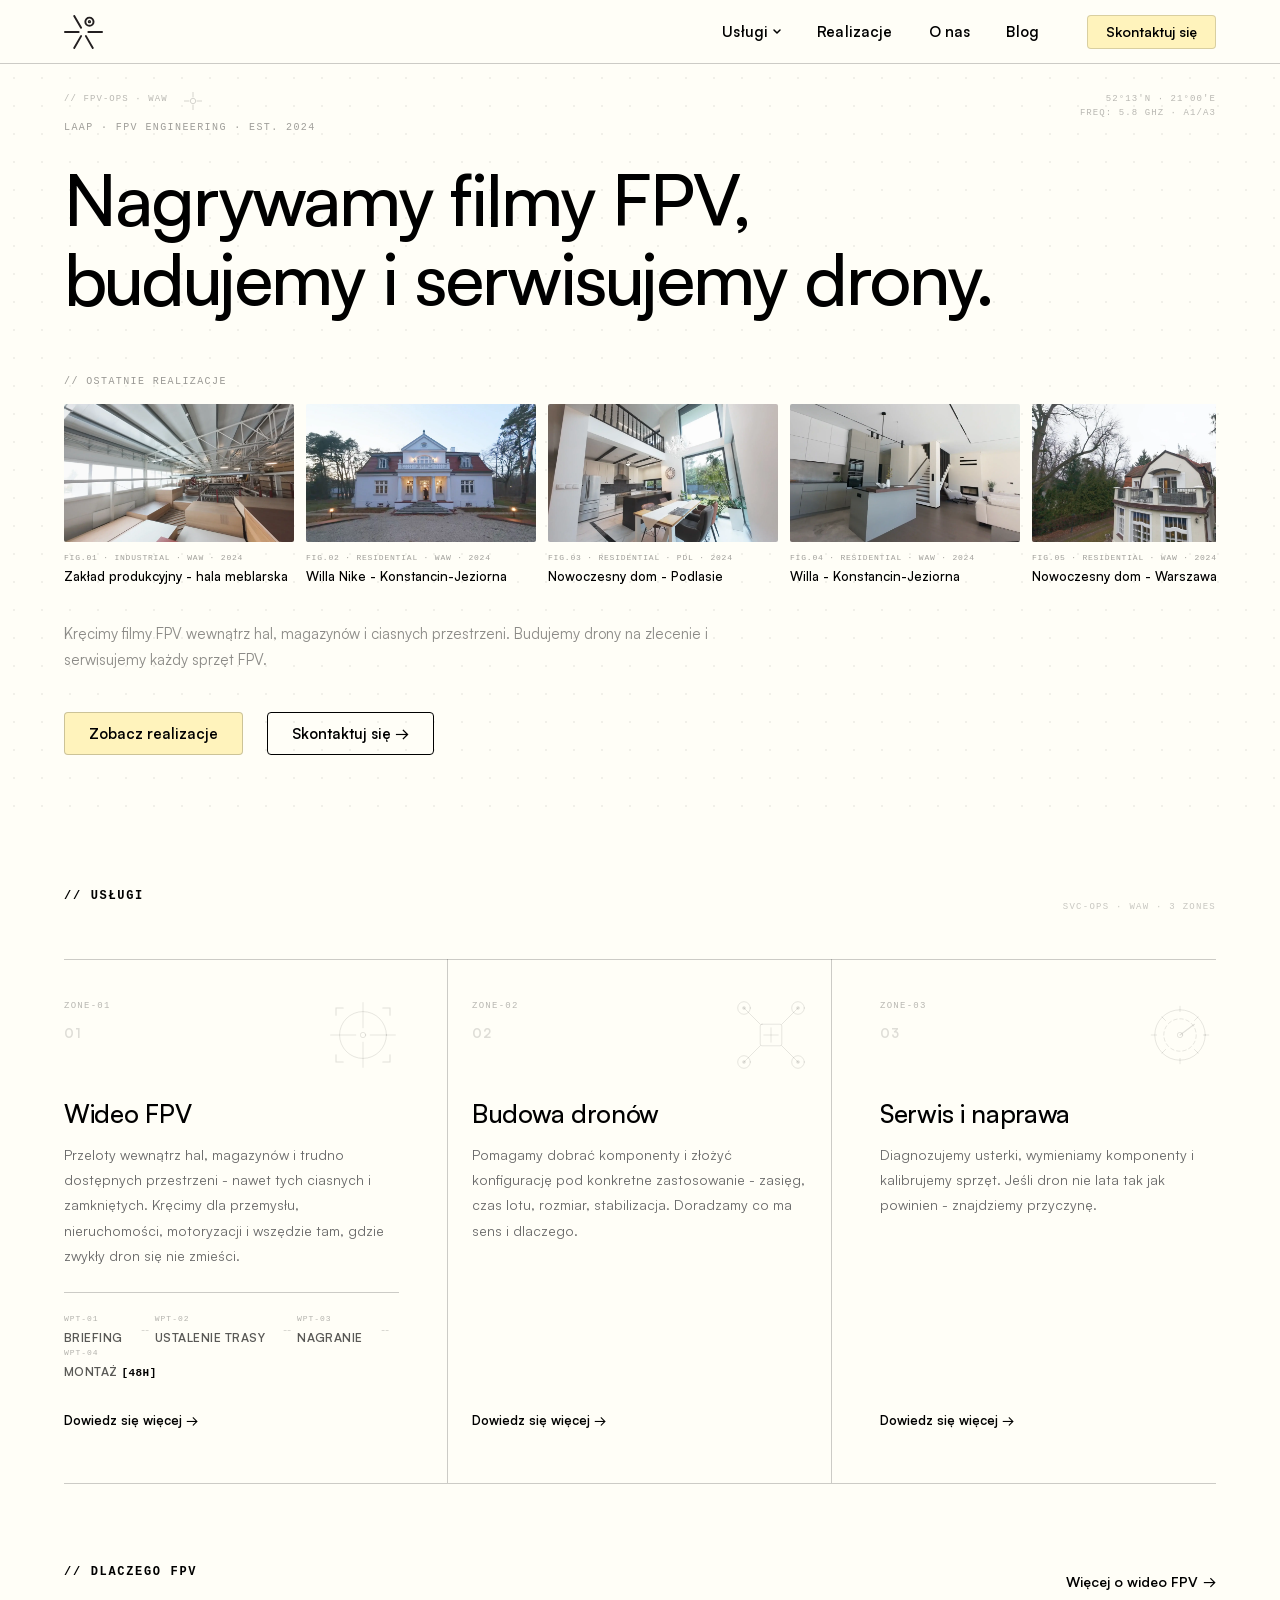
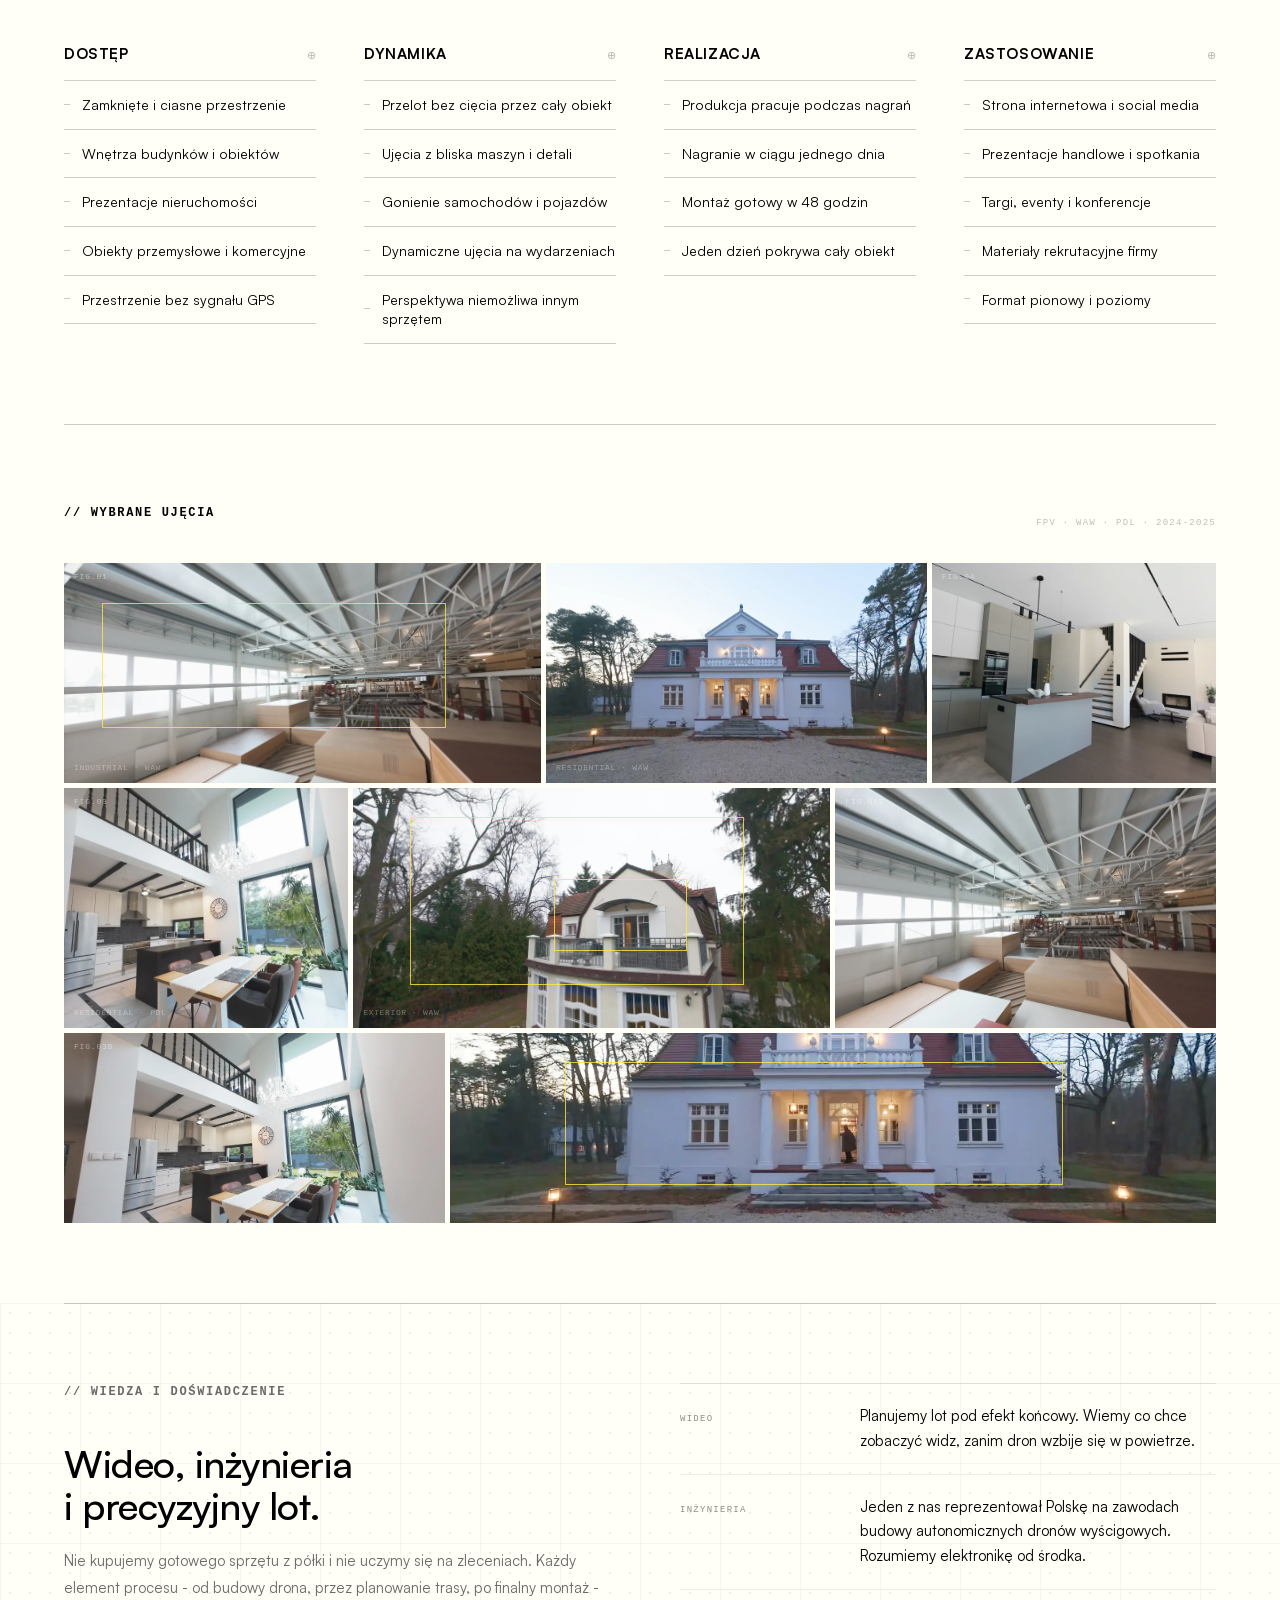
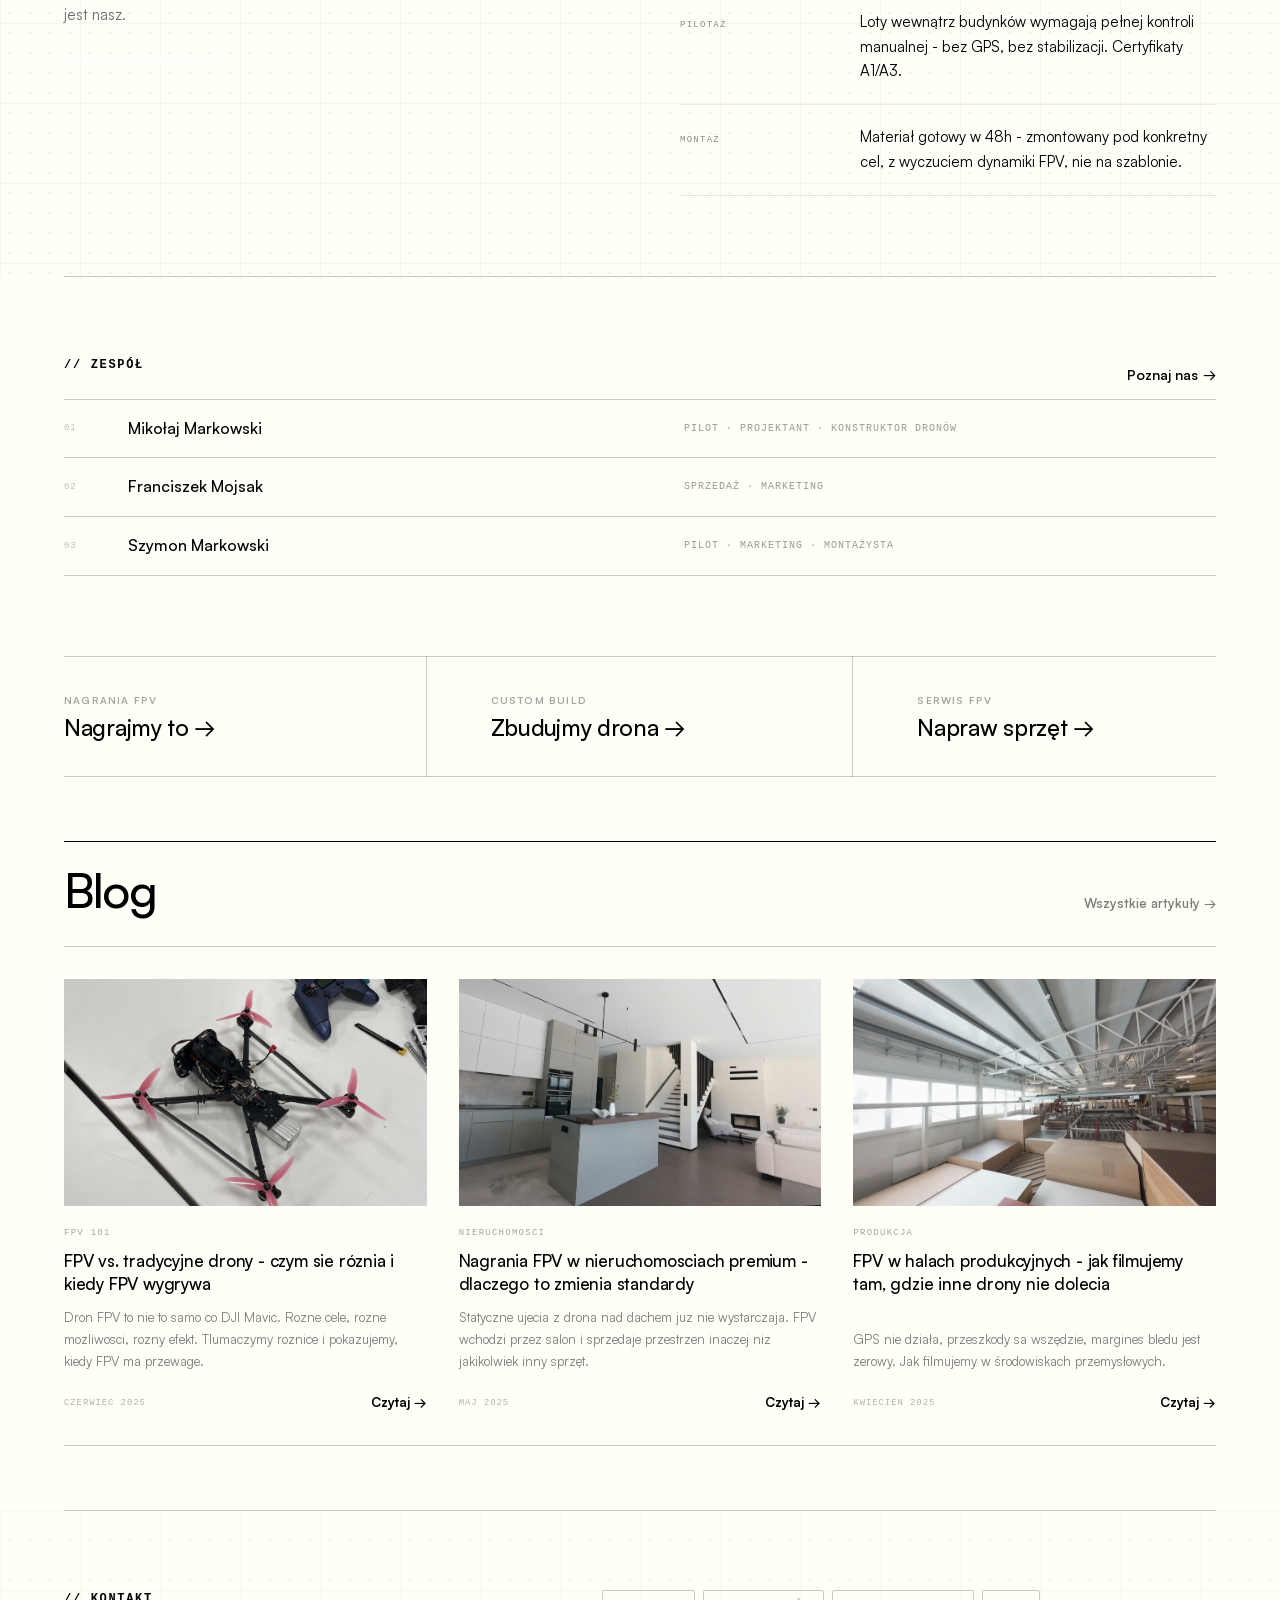
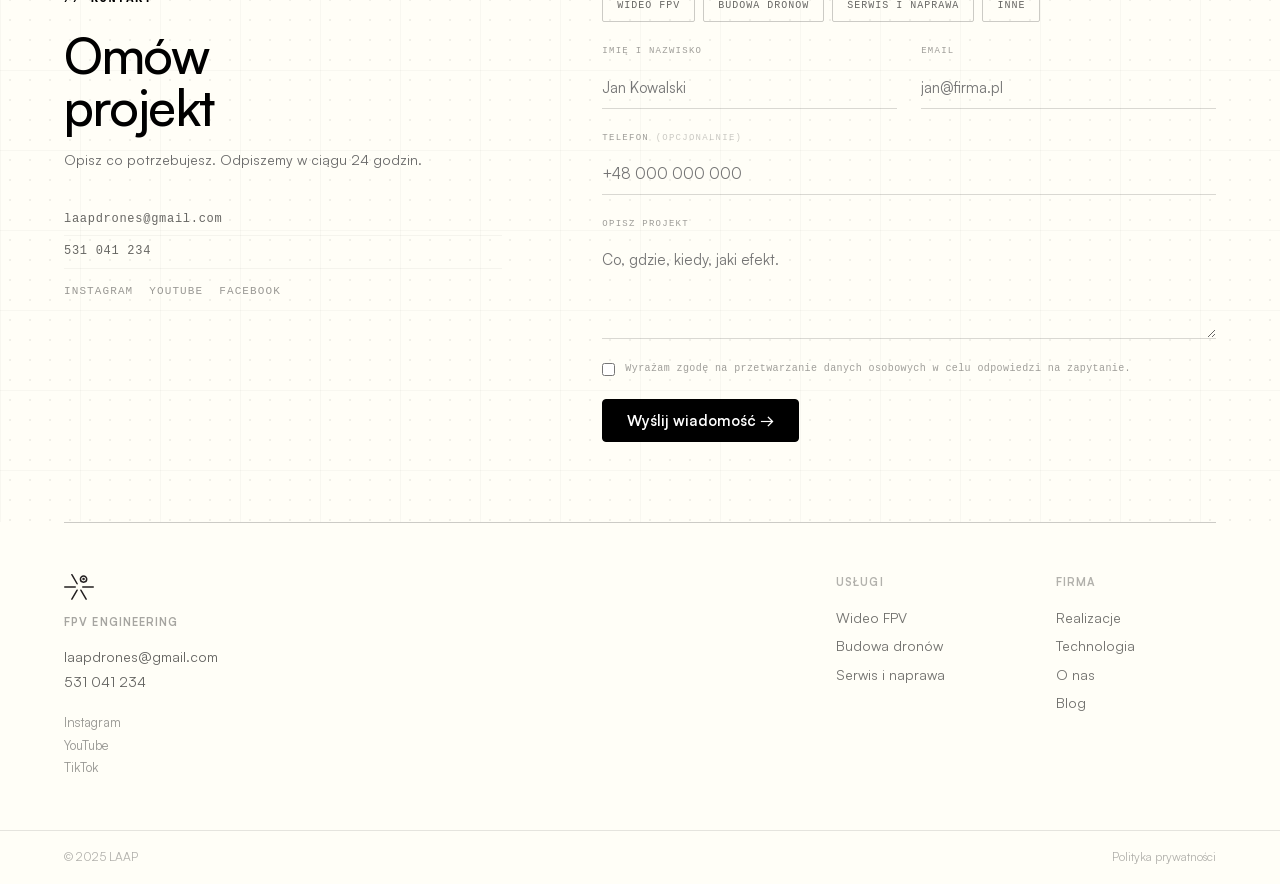
<file: pl/index.html>
<!DOCTYPE html>
<html lang="pl">
<head>
  <meta charset="UTF-8" />
  <meta name="viewport" content="width=device-width, initial-scale=1.0" />
  <title>LAAP - FPV Engineering</title>
  <meta name="description" content="Profesjonalne nagrania FPV dla przemysłu, nieruchomości i motoryzacji. Budujemy drony pod konkretne zastosowanie." />
  <link rel="icon" type="image/svg+xml" href="../img/favicon.svg" />
  <link rel="icon" type="image/png" sizes="192x192" href="../img/favicon-192.png" />
  <link rel="apple-touch-icon" sizes="180x180" href="../img/favicon-180.png" />
  <link rel="stylesheet" href="../css/styles.css" />
</head>
<body>

  <!-- NAV -->
  <nav class="nav">
    <div class="nav__inner">
      <a class="nav__logo" href="index.html">
        <img src="../img/LAAP_logo_nav.svg" alt="LAAP" />
      </a>
      <ul class="nav__links">
        <li class="nav__dropdown">
          <span>Usługi</span>
          <div class="nav__dropdown-menu">
            <a href="wideo-fpv.html">Wideo FPV</a>
            <a href="budowa-dronow.html">Budowa dronów</a>
            <a href="serwis.html">Serwis i naprawa</a>
          </div>
        </li>
        <li><a href="realizacje.html">Realizacje</a></li>        <li><a href="o-nas.html">O nas</a></li>
        <li><a href="blog.html">Blog</a></li>
      </ul>
      <a class="nav__cta" href="#kontakt">Skontaktuj się</a>
      <button class="nav__hamburger" aria-label="Menu">
        <span></span><span></span><span></span>
      </button>
    </div>
  </nav>

  <!-- Mobile menu -->
  <div class="nav__mobile">
    <ul class="nav__mobile-links">
      <li>
        <button class="nav__mobile-toggle">Usługi</button>
        <ul class="nav__mobile-sub">
          <li><a href="wideo-fpv.html">Wideo FPV</a></li>
          <li><a href="budowa-dronow.html">Budowa dronów</a></li>
          <li><a href="serwis.html">Serwis i naprawa</a></li>
        </ul>
      </li>
      <li><a href="realizacje.html">Realizacje</a></li>      <li><a href="o-nas.html">O nas</a></li>
      <li><a href="blog.html">Blog</a></li>
      <li><a href="#kontakt">Kontakt</a></li>
    </ul>
  </div>

  <div class="page-content">

    <!-- ========== HERO ========== -->
    <section class="hero">

      <div class="hero__main">

        <!-- Corner annotations - real data -->
        <span class="hero__anno hero__anno--tl">// FPV-OPS · WAW</span>
        <span class="hero__anno hero__anno--tr">52°13'N · 21°00'E<br>FREQ: 5.8 GHz · A1/A3</span>

        <!-- Crosshair -->
        <svg class="hero__crosshair" viewBox="0 0 20 20" fill="none" stroke="black" stroke-width="1">
          <circle cx="10" cy="10" r="3"/>
          <line x1="10" y1="0" x2="10" y2="6"/>
          <line x1="10" y1="14" x2="10" y2="20"/>
          <line x1="0" y1="10" x2="6" y2="10"/>
          <line x1="14" y1="10" x2="20" y2="10"/>
        </svg>

        <p class="hero__eyebrow">LAAP · FPV Engineering · EST. 2024</p>

        <h1 class="hero__title">Nagrywamy filmy FPV,<br>budujemy i serwisujemy drony.</h1>

        <!-- Reel - przeniesiony między nagłówek a opis -->
        <div class="hero__reel">
          <span class="hero__reel-label">// Ostatnie realizacje</span>
          <div class="hero__reel-scroll">

            <a class="hero__reel-card" href="https://www.youtube.com/watch?v=NHUFCnFE9CM" target="_blank" rel="noopener">
              <div class="hero__reel-img" style="background-image:url('../img/hala-produkcyjna-wnetrze-dron-fpv.webp')"></div>
              <div class="hero__reel-info">
                <span class="hero__reel-fig">FIG.01 · INDUSTRIAL · WAW · 2024</span>
                <span class="hero__reel-title">Zakład produkcyjny - hala meblarska</span>
              </div>
            </a>

            <a class="hero__reel-card" href="https://www.youtube.com/watch?v=FZhiMyzs-Hg" target="_blank" rel="noopener">
              <div class="hero__reel-img" style="background-image:url('../img/willa-konstancin-wieczor-dron-fpv.webp')"></div>
              <div class="hero__reel-info">
                <span class="hero__reel-fig">FIG.02 · RESIDENTIAL · WAW · 2024</span>
                <span class="hero__reel-title">Willa Nike - Konstancin-Jeziorna</span>
              </div>
            </a>

            <a class="hero__reel-card" href="https://www.youtube.com/watch?v=5DGWK3Sonq8" target="_blank" rel="noopener">
              <div class="hero__reel-img" style="background-image:url('../img/nowoczesny-dom-jadalnia-dron-fpv.webp')"></div>
              <div class="hero__reel-info">
                <span class="hero__reel-fig">FIG.03 · RESIDENTIAL · PDL · 2024</span>
                <span class="hero__reel-title">Nowoczesny dom - Podlasie</span>
              </div>
            </a>

            <a class="hero__reel-card" href="https://www.youtube.com/watch?v=k88nAQxxVr8" target="_blank" rel="noopener">
              <div class="hero__reel-img" style="background-image:url('../img/nowoczesne-wnetrze-salon-schody-dron-fpv.webp')"></div>
              <div class="hero__reel-info">
                <span class="hero__reel-fig">FIG.04 · RESIDENTIAL · WAW · 2024</span>
                <span class="hero__reel-title">Willa - Konstancin-Jeziorna</span>
              </div>
            </a>

            <a class="hero__reel-card" href="https://www.youtube.com/watch?v=g3oddxNIJAg" target="_blank" rel="noopener">
              <div class="hero__reel-img" style="background-image:url('../img/willa-konstancin-zewnatrz-dron-fpv.webp')"></div>
              <div class="hero__reel-info">
                <span class="hero__reel-fig">FIG.05 · RESIDENTIAL · WAW · 2024</span>
                <span class="hero__reel-title">Nowoczesny dom - Warszawa</span>
              </div>
            </a>

            <a class="hero__reel-card" href="https://www.youtube.com/watch?v=NHUFCnFE9CM" target="_blank" rel="noopener">
              <div class="hero__reel-img" style="background-image:url('../img/hala-produkcyjna-wnetrze-dron-fpv.webp');background-position:70% center"></div>
              <div class="hero__reel-info">
                <span class="hero__reel-fig">FIG.06 · INDUSTRIAL · WAW · 2024</span>
                <span class="hero__reel-title">Obiekt przemysłowy - Warszawa</span>
              </div>
            </a>

            <a class="hero__reel-card" href="https://www.youtube.com/watch?v=FZhiMyzs-Hg" target="_blank" rel="noopener">
              <div class="hero__reel-img" style="background-image:url('../img/willa-konstancin-wieczor-dron-fpv.webp');background-position:center 70%"></div>
              <div class="hero__reel-info">
                <span class="hero__reel-fig">FIG.07 · RESIDENTIAL · WAW · 2024</span>
                <span class="hero__reel-title">Rezydencja - Konstancin-Jeziorna</span>
              </div>
            </a>

            <a class="hero__reel-card" href="https://www.youtube.com/watch?v=k88nAQxxVr8" target="_blank" rel="noopener">
              <div class="hero__reel-img" style="background-image:url('../img/nowoczesne-wnetrze-salon-schody-dron-fpv.webp');background-position:center 30%"></div>
              <div class="hero__reel-info">
                <span class="hero__reel-fig">FIG.08 · INTERIOR · WAW · 2024</span>
                <span class="hero__reel-title">Wnętrza nowoczesne - Warszawa</span>
              </div>
            </a>

          </div>
        </div>

        <p class="hero__sub">Kręcimy filmy FPV wewnątrz hal, magazynów i ciasnych przestrzeni. Budujemy drony na zlecenie i serwisujemy każdy sprzęt FPV.</p>

        <div class="hero__ctas">
          <a class="btn btn--primary" href="realizacje.html">Zobacz realizacje</a>
          <a class="hero__link" href="#kontakt">Skontaktuj się →</a>
        </div>

      </div>

    </section>

    <!-- ========== USŁUGI ========== -->
    <section class="services-section">
      <div class="services-header inner">
        <p class="section__eyebrow">// Usługi</p>
        <span class="services-coord">SVC-OPS · WAW · 3 ZONES</span>
      </div>
      <div class="services-grid inner">

        <!-- ZONE-01 WIDEO FPV -->
        <div class="service-card">
          <div class="service-card__head">
            <div class="service-card__meta">
              <span class="service-card__zone">ZONE-01</span>
              <span class="service-card__num">01</span>
            </div>
            <svg class="service-card__icon" viewBox="0 0 80 80" fill="none" stroke="currentColor" stroke-width="0.9" stroke-linecap="round">
              <circle cx="40" cy="40" r="26"/>
              <circle cx="40" cy="40" r="3"/>
              <line x1="40" y1="4" x2="40" y2="32"/>
              <line x1="40" y1="48" x2="40" y2="76"/>
              <line x1="4" y1="40" x2="32" y2="40"/>
              <line x1="48" y1="40" x2="76" y2="40"/>
              <path d="M10 18 L10 10 L18 10" stroke-width="1.2"/>
              <path d="M70 18 L70 10 L62 10" stroke-width="1.2"/>
              <path d="M10 62 L10 70 L18 70" stroke-width="1.2"/>
              <path d="M70 62 L70 70 L62 70" stroke-width="1.2"/>
            </svg>
          </div>
          <h3 class="service-card__title">Wideo FPV</h3>
          <p class="service-card__text">Przeloty wewnątrz hal, magazynów i trudno dostępnych przestrzeni - nawet tych ciasnych i zamkniętych. Kręcimy dla przemysłu, nieruchomości, motoryzacji i wszędzie tam, gdzie zwykły dron się nie zmieści.</p>
          <div class="service-process">
            <div class="process-wpt">
              <span class="process-wpt__id">WPT-01</span>
              <span class="process-wpt__name">Briefing</span>
            </div>
            <span class="process-arrow">--</span>
            <div class="process-wpt">
              <span class="process-wpt__id">WPT-02</span>
              <span class="process-wpt__name">Ustalenie trasy</span>
            </div>
            <span class="process-arrow">--</span>
            <div class="process-wpt">
              <span class="process-wpt__id">WPT-03</span>
              <span class="process-wpt__name">Nagranie</span>
            </div>
            <span class="process-arrow">--</span>
            <div class="process-wpt">
              <span class="process-wpt__id">WPT-04</span>
              <span class="process-wpt__name">Montaż <strong>[48H]</strong></span>
            </div>
          </div>
          <a class="service-card__link" href="wideo-fpv.html">Dowiedz się więcej →</a>
        </div>

        <!-- ZONE-02 BUDOWA DRONÓW -->
        <div class="service-card">
          <div class="service-card__head">
            <div class="service-card__meta">
              <span class="service-card__zone">ZONE-02</span>
              <span class="service-card__num">02</span>
            </div>
            <svg class="service-card__icon" viewBox="0 0 80 80" fill="none" stroke="currentColor" stroke-width="0.9" stroke-linecap="round">
              <rect x="28" y="28" width="24" height="24" rx="2"/>
              <line x1="28" y1="28" x2="10" y2="10"/>
              <line x1="52" y1="28" x2="70" y2="10"/>
              <line x1="28" y1="52" x2="10" y2="70"/>
              <line x1="52" y1="52" x2="70" y2="70"/>
              <circle cx="10" cy="10" r="7"/>
              <circle cx="70" cy="10" r="7"/>
              <circle cx="10" cy="70" r="7"/>
              <circle cx="70" cy="70" r="7"/>
              <circle cx="10" cy="10" r="2" fill="currentColor" stroke="none"/>
              <circle cx="70" cy="10" r="2" fill="currentColor" stroke="none"/>
              <circle cx="10" cy="70" r="2" fill="currentColor" stroke="none"/>
              <circle cx="70" cy="70" r="2" fill="currentColor" stroke="none"/>
              <line x1="40" y1="32" x2="40" y2="48"/>
              <line x1="32" y1="40" x2="48" y2="40"/>
            </svg>
          </div>
          <h3 class="service-card__title">Budowa dronów</h3>
          <p class="service-card__text">Pomagamy dobrać komponenty i złożyć konfigurację pod konkretne zastosowanie - zasięg, czas lotu, rozmiar, stabilizacja. Doradzamy co ma sens i dlaczego.</p>
          <a class="service-card__link" href="budowa-dronow.html">Dowiedz się więcej →</a>
        </div>

        <!-- ZONE-03 SERWIS I NAPRAWA -->
        <div class="service-card">
          <div class="service-card__head">
            <div class="service-card__meta">
              <span class="service-card__zone">ZONE-03</span>
              <span class="service-card__num">03</span>
            </div>
            <svg class="service-card__icon" viewBox="0 0 80 80" fill="none" stroke="currentColor" stroke-width="0.9" stroke-linecap="round">
              <circle cx="40" cy="40" r="28"/>
              <circle cx="40" cy="40" r="18" stroke-dasharray="4 3"/>
              <circle cx="40" cy="40" r="3"/>
              <line x1="40" y1="8" x2="40" y2="14"/>
              <line x1="40" y1="66" x2="40" y2="72"/>
              <line x1="8" y1="40" x2="14" y2="40"/>
              <line x1="66" y1="40" x2="72" y2="40"/>
              <line x1="19.8" y1="19.8" x2="24" y2="24"/>
              <line x1="60.2" y1="19.8" x2="56" y2="24"/>
              <line x1="19.8" y1="60.2" x2="24" y2="56"/>
              <line x1="60.2" y1="60.2" x2="56" y2="56"/>
              <line x1="40" y1="40" x2="56" y2="28" stroke-width="1.2"/>
            </svg>
          </div>
          <h3 class="service-card__title">Serwis i naprawa</h3>
          <p class="service-card__text">Diagnozujemy usterki, wymieniamy komponenty i kalibrujemy sprzęt. Jeśli dron nie lata tak jak powinien - znajdziemy przyczynę.</p>
          <a class="service-card__link" href="serwis.html">Dowiedz się więcej →</a>
        </div>

      </div>
    </section>

    <!-- ========== DLACZEGO FPV ========== -->
    <section class="why-fpv-section">
      <div class="inner">
        <div class="why-fpv-header">
          <p class="section__eyebrow">// Dlaczego FPV</p>
          <a class="link-arrow" href="wideo-fpv.html">Więcej o wideo FPV <span>→</span></a>
        </div>
        <div class="usp-grid">

          <div class="usp-col">
            <div class="usp-col__head">
              <span class="usp-col__title">Dostęp</span>
              <span class="usp-col__sym">⊕</span>
            </div>
            <div class="usp-item">Zamknięte i ciasne przestrzenie</div>
            <div class="usp-item">Wnętrza budynków i obiektów</div>
            <div class="usp-item">Prezentacje nieruchomości</div>
            <div class="usp-item">Obiekty przemysłowe i komercyjne</div>
            <div class="usp-item">Przestrzenie bez sygnału GPS</div>
          </div>

          <div class="usp-col">
            <div class="usp-col__head">
              <span class="usp-col__title">Dynamika</span>
              <span class="usp-col__sym">⊕</span>
            </div>
            <div class="usp-item">Przelot bez cięcia przez cały obiekt</div>
            <div class="usp-item">Ujęcia z bliska maszyn i detali</div>
            <div class="usp-item">Gonienie samochodów i pojazdów</div>
            <div class="usp-item">Dynamiczne ujęcia na wydarzeniach</div>
            <div class="usp-item">Perspektywa niemożliwa innym sprzętem</div>
          </div>

          <div class="usp-col">
            <div class="usp-col__head">
              <span class="usp-col__title">Realizacja</span>
              <span class="usp-col__sym">⊕</span>
            </div>
            <div class="usp-item">Produkcja pracuje podczas nagrań</div>
            <div class="usp-item">Nagranie w ciągu jednego dnia</div>
            <div class="usp-item">Montaż gotowy w 48 godzin</div>
            <div class="usp-item">Jeden dzień pokrywa cały obiekt</div>
          </div>

          <div class="usp-col">
            <div class="usp-col__head">
              <span class="usp-col__title">Zastosowanie</span>
              <span class="usp-col__sym">⊕</span>
            </div>
            <div class="usp-item">Strona internetowa i social media</div>
            <div class="usp-item">Prezentacje handlowe i spotkania</div>
            <div class="usp-item">Targi, eventy i konferencje</div>
            <div class="usp-item">Materiały rekrutacyjne firmy</div>
            <div class="usp-item">Format pionowy i poziomy</div>
          </div>

        </div>
      </div>
    </section>

    <!-- ========== GALERIA ========== -->
    <section class="gallery-section">
      <div class="gallery-header inner">
        <p class="section__eyebrow">// Wybrane ujęcia</p>
        <span class="gallery-anno">FPV · WAW · PDL · 2024-2025</span>
      </div>
      <div class="gallery-grid inner">

        <div class="gallery-cell g-a">
          <div class="gallery-bg" style="background-image:url('../img/hala-produkcyjna-wnetrze-dron-fpv.webp')"></div>
          <span class="gallery-fig">FIG.01</span>
          <span class="gallery-type">INDUSTRIAL · WAW</span>
          <div class="gallery-bbox" style="top:18%;left:8%;right:20%;bottom:25%"></div>
        </div>

        <div class="gallery-cell g-b">
          <div class="gallery-bg" style="background-image:url('../img/willa-konstancin-wieczor-dron-fpv.webp')"></div>
          <span class="gallery-fig">FIG.02</span>
          <span class="gallery-type">RESIDENTIAL · WAW</span>
        </div>

        <div class="gallery-cell g-c">
          <div class="gallery-bg" style="background-image:url('../img/nowoczesne-wnetrze-salon-schody-dron-fpv.webp')"></div>
          <span class="gallery-fig">FIG.04</span>
        </div>

        <div class="gallery-cell g-d">
          <div class="gallery-bg" style="background-image:url('../img/nowoczesny-dom-jadalnia-dron-fpv.webp')"></div>
          <span class="gallery-fig">FIG.03</span>
          <span class="gallery-type">RESIDENTIAL · PDL</span>
        </div>

        <div class="gallery-cell g-e">
          <div class="gallery-bg" style="background-image:url('../img/willa-konstancin-zewnatrz-dron-fpv.webp')"></div>
          <span class="gallery-fig">FIG.05</span>
          <span class="gallery-type">EXTERIOR · WAW</span>
          <div class="gallery-bbox" style="top:12%;left:12%;right:18%;bottom:18%"></div>
          <div class="gallery-bbox" style="top:38%;left:42%;right:30%;bottom:32%"></div>
        </div>

        <div class="gallery-cell g-f">
          <div class="gallery-bg" style="background-image:url('../img/hala-produkcyjna-wnetrze-dron-fpv.webp');background-position:75% center"></div>
          <span class="gallery-fig">FIG.01b</span>
        </div>

        <div class="gallery-cell g-g">
          <div class="gallery-bg" style="background-image:url('../img/nowoczesny-dom-jadalnia-dron-fpv.webp');background-position:center 20%"></div>
          <span class="gallery-fig">FIG.03b</span>
        </div>

        <div class="gallery-cell g-h">
          <div class="gallery-bg" style="background-image:url('../img/willa-konstancin-wieczor-dron-fpv.webp');background-position:center 70%"></div>
          <span class="gallery-fig">FIG.02b</span>
          <div class="gallery-bbox" style="top:15%;left:15%;right:20%;bottom:20%"></div>
        </div>

      </div>
    </section>

    <!-- ========== WIEDZA I DOŚWIADCZENIE ========== -->
    <section class="tech-section">
      <div class="tech-section__inner inner">
        <div class="tech-section__header">
          <p class="section__eyebrow">// Wiedza i doświadczenie</p>
          <h2 class="tech-section__title">Wideo, inżynieria<br>i precyzyjny lot.</h2>
          <p class="tech-section__sub">Nie kupujemy gotowego sprzętu z półki i nie uczymy się na zleceniach. Każdy element procesu - od budowy drona, przez planowanie trasy, po finalny montaż - jest nasz.</p>
          <a class="link-arrow link-arrow--light" href="technologia.html">Więcej o technologii <span>→</span></a>
        </div>
        <div class="tech-items">
          <div class="tech-item">
            <span class="tech-item__label">Wideo</span>
            <span class="tech-item__value">Planujemy lot pod efekt końcowy. Wiemy co chce zobaczyć widz, zanim dron wzbije się w powietrze.</span>
          </div>
          <div class="tech-item">
            <span class="tech-item__label">Inżynieria</span>
            <span class="tech-item__value">Jeden z nas reprezentował Polskę na zawodach budowy autonomicznych dronów wyścigowych. Rozumiemy elektronikę od środka.</span>
          </div>
          <div class="tech-item">
            <span class="tech-item__label">Pilotaż</span>
            <span class="tech-item__value">Loty wewnątrz budynków wymagają pełnej kontroli manualnej - bez GPS, bez stabilizacji. Certyfikaty A1/A3.</span>
          </div>
          <div class="tech-item">
            <span class="tech-item__label">Montaż</span>
            <span class="tech-item__value">Materiał gotowy w 48h - zmontowany pod konkretny cel, z wyczuciem dynamiki FPV, nie na szablonie.</span>
          </div>
        </div>
      </div>
    </section>

    <!-- ========== ZESPÓŁ ========== -->
    <section class="team-section">
      <div class="inner">
        <div class="team-header">
          <p class="section__eyebrow">// Zespół</p>
          <a class="link-arrow" href="o-nas.html">Poznaj nas <span>→</span></a>
        </div>
        <div class="team-list">
          <div class="team-row">
            <span class="team-row__num">01</span>
            <span class="team-row__name">Mikołaj Markowski</span>
            <span class="team-row__role">Pilot · Projektant · Konstruktor dronów</span>
          </div>
          <div class="team-row">
            <span class="team-row__num">02</span>
            <span class="team-row__name">Franciszek Mojsak</span>
            <span class="team-row__role">Sprzedaż · Marketing</span>
          </div>
          <div class="team-row">
            <span class="team-row__num">03</span>
            <span class="team-row__name">Szymon Markowski</span>
            <span class="team-row__role">Pilot · Marketing · Montażysta</span>
          </div>
        </div>
      </div>
    </section>

    <!-- ========== SMART CTA STRIP ========== -->
    <section class="cta-strip">
      <div class="cta-strip__inner inner">
        <a class="cta-strip__item" href="wideo-fpv.html">
          <span class="cta-strip__label">Nagrania FPV</span>
          <span class="cta-strip__title">Nagrajmy to →</span>
        </a>
        <a class="cta-strip__item" href="budowa-dronow.html">
          <span class="cta-strip__label">Custom build</span>
          <span class="cta-strip__title">Zbudujmy drona →</span>
        </a>
        <a class="cta-strip__item" href="serwis.html">
          <span class="cta-strip__label">Serwis FPV</span>
          <span class="cta-strip__title">Napraw sprzęt →</span>
        </a>
      </div>
    </section>

    <!-- ========== BLOG ========== -->
    <section class="blog-section">
      <div class="inner">
        <div class="blog-section__head">
          <h2 class="blog-section__title">Blog</h2>
          <a class="blog-section__all" href="blog.html">Wszystkie artykuły →</a>
        </div>
        <div class="blog-strip">
          <a class="blog-card" href="blog-fpv-vs-tradycyjne.html">
            <div class="blog-card__img">
              <img src="../img/budowa_dronow_fpv_2.jpg" alt="FPV vs tradycyjne drony" />
            </div>
            <span class="blog-card__cat">FPV 101</span>
            <h3 class="blog-card__title">FPV vs. tradycyjne drony - czym sie róznia i kiedy FPV wygrywa</h3>
            <p class="blog-card__excerpt">Dron FPV to nie to samo co DJI Mavic. Rozne cele, rozne mozliwosci, rozny efekt. Tlumaczymy roznice i pokazujemy, kiedy FPV ma przewage.</p>
            <div class="blog-card__footer">
              <span class="blog-card__date">Czerwiec 2025</span>
              <span class="blog-card__link">Czytaj →</span>
            </div>
          </a>
          <a class="blog-card" href="blog-fpv-nieruchomosci.html">
            <div class="blog-card__img">
              <img src="../img/nowoczesne-wnetrze-salon-schody-dron-fpv.webp" alt="FPV w nieruchomosciach premium" />
            </div>
            <span class="blog-card__cat">Nieruchomosci</span>
            <h3 class="blog-card__title">Nagrania FPV w nieruchomosciach premium - dlaczego to zmienia standardy</h3>
            <p class="blog-card__excerpt">Statyczne ujecia z drona nad dachem juz nie wystarczaja. FPV wchodzi przez salon i sprzedaje przestrzen inaczej niz jakikolwiek inny sprzęt.</p>
            <div class="blog-card__footer">
              <span class="blog-card__date">Maj 2025</span>
              <span class="blog-card__link">Czytaj →</span>
            </div>
          </a>
          <a class="blog-card" href="blog-fpv-produkcja.html">
            <div class="blog-card__img">
              <img src="../img/hala-produkcyjna-wnetrze-dron-fpv.webp" alt="FPV w halach produkcyjnych" />
            </div>
            <span class="blog-card__cat">Produkcja</span>
            <h3 class="blog-card__title">FPV w halach produkcyjnych - jak filmujemy tam, gdzie inne drony nie dolecia</h3>
            <p class="blog-card__excerpt">GPS nie działa, przeszkody sa wszędzie, margines bledu jest zerowy. Jak filmujemy w środowiskach przemysłowych.</p>
            <div class="blog-card__footer">
              <span class="blog-card__date">Kwiecien 2025</span>
              <span class="blog-card__link">Czytaj →</span>
            </div>
          </a>
        </div>
      </div>
    </section>

    <!-- ========== KONTAKT ========== -->
    <section class="contact-section" id="kontakt">
      <div class="contact-section__inner inner">

        <div class="contact-section__left">
          <p class="section__eyebrow">// Kontakt</p>
          <h2 class="contact-section__title">Omów<br>projekt</h2>
          <p class="contact-section__sub">Opisz co potrzebujesz. Odpiszemy w ciągu 24 godzin.</p>
          <div class="contact-details">
            <a class="contact-detail-item" href="mailto:laapdrones@gmail.com">laapdrones@gmail.com</a>
            <a class="contact-detail-item" href="tel:+48531041234">531 041 234</a>
            <div class="contact-detail-social">
              <a href="https://www.instagram.com/laapdrones/" target="_blank" rel="noopener">Instagram</a>
              <a href="https://www.youtube.com/@laapdrones" target="_blank" rel="noopener">YouTube</a>
              <a href="https://www.facebook.com/people/Laap-Drones/61586005790576/" target="_blank" rel="noopener">Facebook</a>
            </div>
          </div>
        </div>

        <form class="contact-form" method="POST" action="https://formspree.io/f/XXXXXXXX">
          <div class="service-chips">
            <label class="service-chip"><input type="checkbox" name="usluga" value="Wideo FPV"> Wideo FPV</label>
            <label class="service-chip"><input type="checkbox" name="usluga" value="Budowa dronów"> Budowa dronów</label>
            <label class="service-chip"><input type="checkbox" name="usluga" value="Serwis i naprawa"> Serwis i naprawa</label>
            <label class="service-chip"><input type="checkbox" name="usluga" value="Inne"> Inne</label>
          </div>
          <div class="form-row">
            <div class="form-field">
              <label for="imie">Imię i nazwisko</label>
              <input type="text" id="imie" name="imie" placeholder="Jan Kowalski" required />
            </div>
            <div class="form-field">
              <label for="email">Email</label>
              <input type="email" id="email" name="email" placeholder="jan@firma.pl" required />
            </div>
          </div>
          <div class="form-field">
            <label for="tel">Telefon <span class="form-optional">(opcjonalnie)</span></label>
            <input type="tel" id="tel" name="telefon" placeholder="+48 000 000 000" />
          </div>
          <div class="form-field">
            <label for="wiadomosc">Opisz projekt</label>
            <textarea id="wiadomosc" name="wiadomosc" placeholder="Co, gdzie, kiedy, jaki efekt." required></textarea>
          </div>
          <div class="form-consent">
            <input type="checkbox" id="rodo" name="rodo" required />
            <label for="rodo">Wyrażam zgodę na przetwarzanie danych osobowych w celu odpowiedzi na zapytanie.</label>
          </div>
          <button type="submit" class="btn btn--filled">Wyślij wiadomość →</button>
        </form>

      </div>
    </section>

  </div>

  <!-- FOOTER -->
  <footer class="footer">
    <div class="footer__inner inner">
      <div class="footer__brand">
        <a class="footer__logo" href="index.html">
          <img src="../img/LAAP_logo_nav.svg" alt="LAAP" />
        </a>
        <p class="footer__tagline">FPV Engineering</p>
        <div class="footer__contact">
          <a href="mailto:laapdrones@gmail.com">laapdrones@gmail.com</a>
          <a href="tel:+48531041234">531 041 234</a>
        </div>
        <div class="footer__social">
          <a href="https://www.instagram.com/laapdrones/" target="_blank" rel="noopener">Instagram</a>
          <a href="https://www.youtube.com/@laapdrones" target="_blank" rel="noopener">YouTube</a>
          <a href="https://www.tiktok.com/@laapdrones" target="_blank" rel="noopener">TikTok</a>
        </div>
      </div>
      <div class="footer__col">
        <p class="footer__col-heading">Usługi</p>
        <a class="footer__link" href="wideo-fpv.html">Wideo FPV</a>
        <a class="footer__link" href="budowa-dronow.html">Budowa dronów</a>
        <a class="footer__link" href="serwis.html">Serwis i naprawa</a>
      </div>
      <div class="footer__col">
        <p class="footer__col-heading">Firma</p>
        <a class="footer__link" href="realizacje.html">Realizacje</a>
        <a class="footer__link" href="technologia.html">Technologia</a>
        <a class="footer__link" href="o-nas.html">O nas</a>
        <a class="footer__link" href="blog.html">Blog</a>
      </div>
    </div>
    <div class="footer__bottom inner">
      <span class="footer__copy">© 2025 LAAP</span>
      <a class="footer__copy" href="#">Polityka prywatności</a>
    </div>
  </footer>

  <script src="../js/main.js"></script>
</body>
</html>
</file>
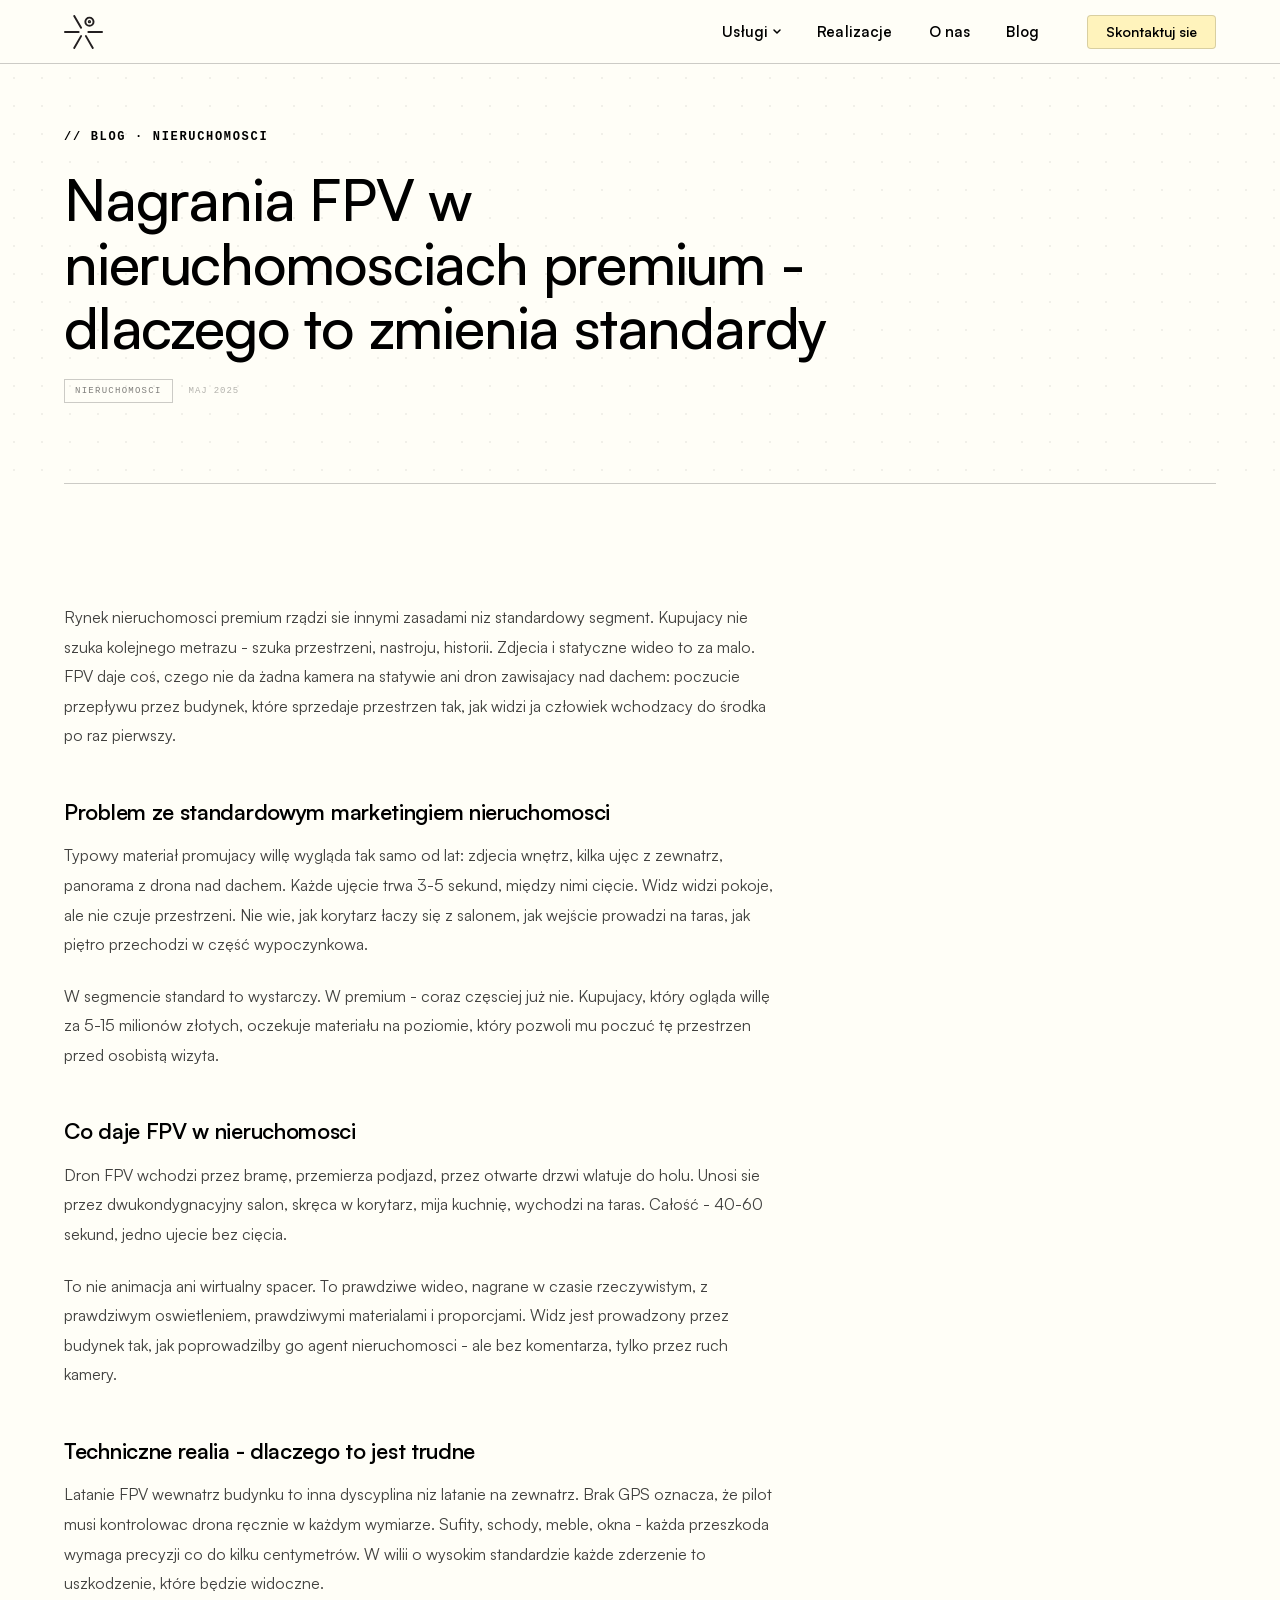
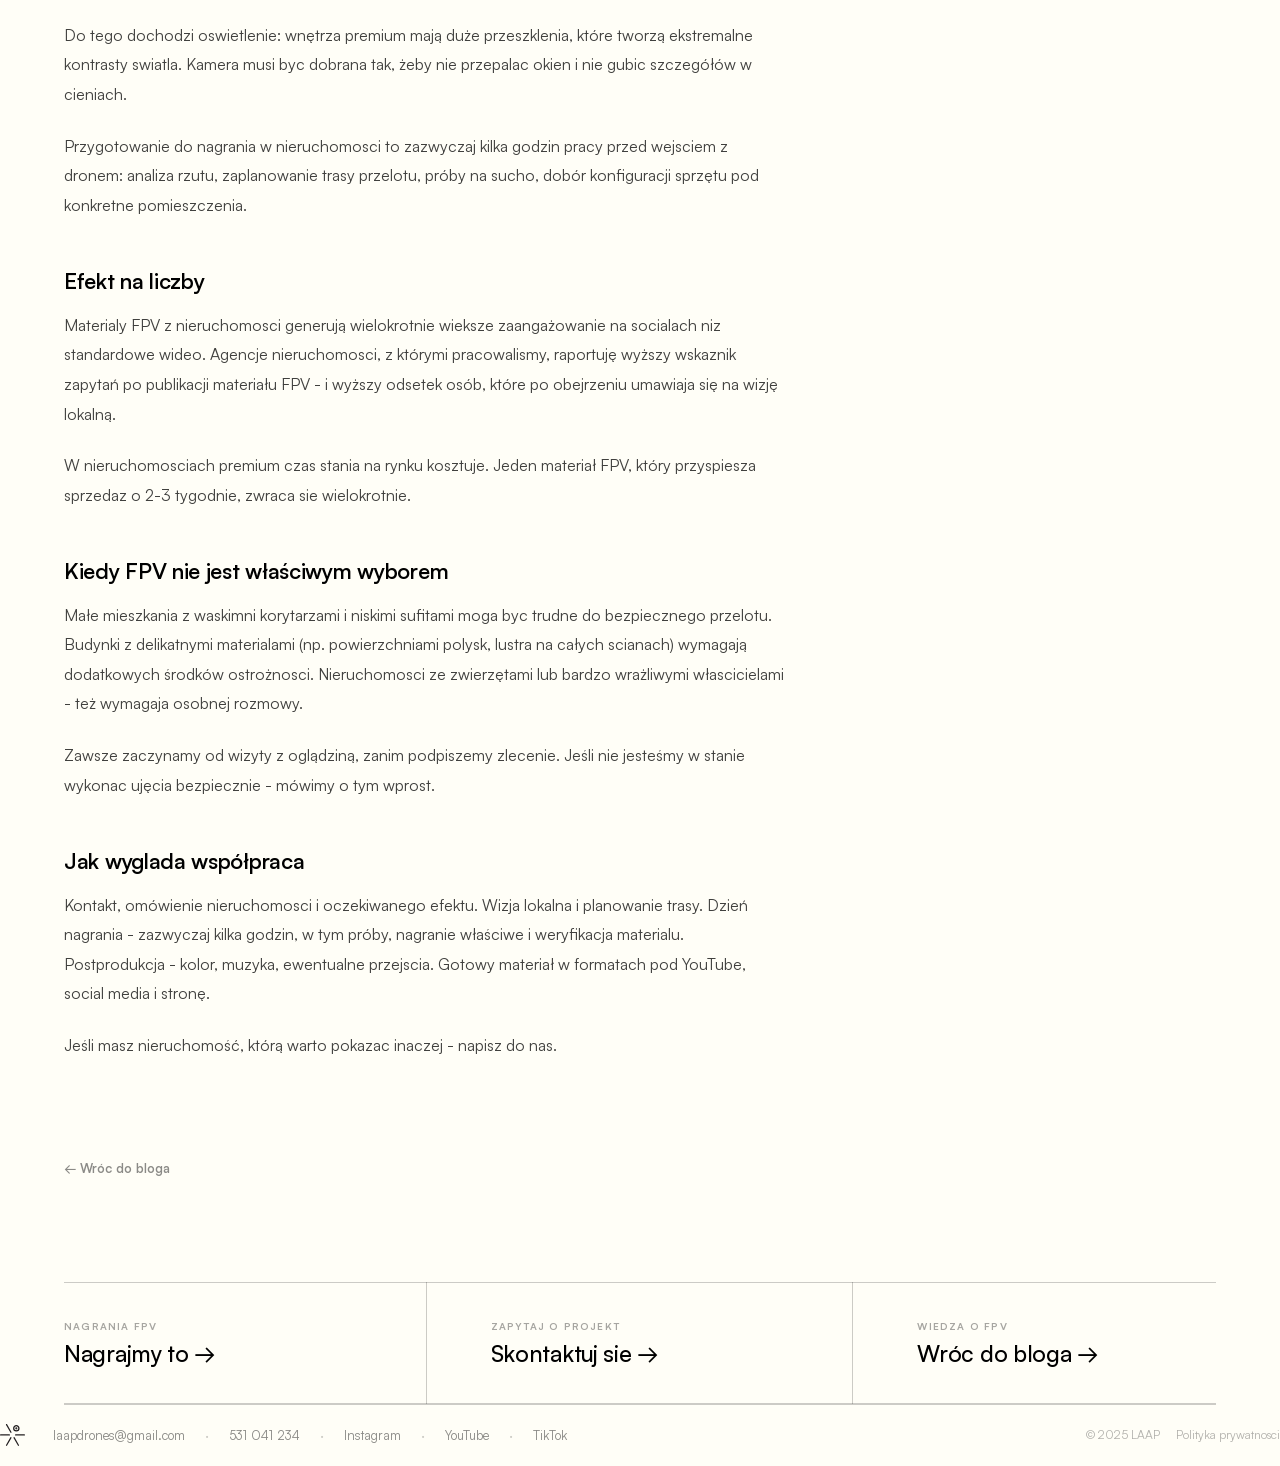
<file: pl/blog-fpv-nieruchomosci.html>
<!DOCTYPE html>
<html lang="pl">
<head>
  <meta charset="UTF-8" />
  <meta name="viewport" content="width=device-width, initial-scale=1.0" />
  <title>Nagrania FPV w nieruchomosciach premium - LAAP Blog</title>
  <meta name="description" content="Statyczne ujecia z drona nad dachem juz nie wystarczaja. FPV wchodzi przez salon, przemieszcza sie miedzy kondygnacjami i sprzedaje przestrzen inaczej." />
  <link rel="icon" type="image/svg+xml" href="../img/favicon.svg" />
  <link rel="icon" type="image/png" sizes="192x192" href="../img/favicon-192.png" />
  <link rel="apple-touch-icon" sizes="180x180" href="../img/favicon-180.png" />
  <link rel="stylesheet" href="../css/styles.css" />
</head>
<body>
  <!-- ========== NAV ========== -->
  <nav class="nav">
    <div class="nav__inner">
      <a class="nav__logo" href="index.html">
        <img src="../img/LAAP_logo_nav.svg" alt="LAAP" />
      </a>
      <ul class="nav__links">
        <li class="nav__dropdown">
          <span>Usługi</span>
          <div class="nav__dropdown-menu">
            <a href="wideo-fpv.html">Wideo FPV</a>
            <a href="budowa-dronow.html">Budowa dronów</a>
            <a href="serwis.html">Serwis i naprawa</a>
          </div>
        </li>
        <li><a href="realizacje.html">Realizacje</a></li>
        <li><a href="o-nas.html">O nas</a></li>
        <li><a href="blog.html">Blog</a></li>
      </ul>
      <a class="nav__cta" href="index.html#kontakt">Skontaktuj sie</a>
      <button class="nav__hamburger" aria-label="Menu">
        <span></span><span></span><span></span>
      </button>
    </div>
  </nav>
  <div class="nav__mobile">
    <ul class="nav__mobile-links">
      <li>
        <button class="nav__mobile-toggle">Usługi</button>
        <ul class="nav__mobile-sub">
          <li><a href="wideo-fpv.html">Wideo FPV</a></li>
          <li><a href="budowa-dronow.html">Budowa dronów</a></li>
          <li><a href="serwis.html">Serwis i naprawa</a></li>
        </ul>
      </li>
      <li><a href="realizacje.html">Realizacje</a></li>
      <li><a href="o-nas.html">O nas</a></li>
      <li><a href="blog.html">Blog</a></li>
      <li><a href="index.html#kontakt">Kontakt</a></li>
    </ul>
    <div class="nav__mobile-cta">
      <a class="btn btn--filled" href="index.html#kontakt">Skontaktuj sie</a>
    </div>
  </div>
  <div class="page-content">

    <!-- ========== POST META ========== -->
    <section class="page-hero">
      <div class="inner">
        <p class="section__eyebrow">// Blog · Nieruchomosci</p>
        <h1 class="page-hero__title">Nagrania FPV w nieruchomosciach premium - dlaczego to zmienia standardy</h1>
        <div class="post-meta">
          <span class="post-meta__cat">Nieruchomosci</span>
          <span class="post-meta__date">Maj 2025</span>
        </div>
      </div>
    </section>

    <!-- ========== TREŚĆ ARTYKUŁU ========== -->
    <section class="subpage-section">
      <div class="inner">
        <div class="post-body">

          <p>Rynek nieruchomosci premium rządzi sie innymi zasadami niz standardowy segment. Kupujacy nie szuka kolejnego metrazu - szuka przestrzeni, nastroju, historii. Zdjecia i statyczne wideo to za malo. FPV daje coś, czego nie da żadna kamera na statywie ani dron zawisajacy nad dachem: poczucie przepływu przez budynek, które sprzedaje przestrzen tak, jak widzi ja człowiek wchodzacy do środka po raz pierwszy.</p>

          <h2>Problem ze standardowym marketingiem nieruchomosci</h2>

          <p>Typowy materiał promujacy willę wygląda tak samo od lat: zdjecia wnętrz, kilka ujęc z zewnatrz, panorama z drona nad dachem. Każde ujęcie trwa 3-5 sekund, między nimi cięcie. Widz widzi pokoje, ale nie czuje przestrzeni. Nie wie, jak korytarz łaczy się z salonem, jak wejście prowadzi na taras, jak piętro przechodzi w część wypoczynkowa.</p>

          <p>W segmencie standard to wystarczy. W premium - coraz częsciej już nie. Kupujacy, który ogląda willę za 5-15 milionów złotych, oczekuje materiału na poziomie, który pozwoli mu poczuć tę przestrzen przed osobistą wizyta.</p>

          <h2>Co daje FPV w nieruchomosci</h2>

          <p>Dron FPV wchodzi przez bramę, przemierza podjazd, przez otwarte drzwi wlatuje do holu. Unosi sie przez dwukondygnacyjny salon, skręca w korytarz, mija kuchnię, wychodzi na taras. Całość - 40-60 sekund, jedno ujecie bez cięcia.</p>

          <p>To nie animacja ani wirtualny spacer. To prawdziwe wideo, nagrane w czasie rzeczywistym, z prawdziwym oswietleniem, prawdziwymi materialami i proporcjami. Widz jest prowadzony przez budynek tak, jak poprowadzilby go agent nieruchomosci - ale bez komentarza, tylko przez ruch kamery.</p>

          <h2>Techniczne realia - dlaczego to jest trudne</h2>

          <p>Latanie FPV wewnatrz budynku to inna dyscyplina niz latanie na zewnatrz. Brak GPS oznacza, że pilot musi kontrolowac drona ręcznie w każdym wymiarze. Sufity, schody, meble, okna - każda przeszkoda wymaga precyzji co do kilku centymetrów. W wilii o wysokim standardzie każde zderzenie to uszkodzenie, które będzie widoczne.</p>

          <p>Do tego dochodzi oswietlenie: wnętrza premium mają duże przeszklenia, które tworzą ekstremalne kontrasty swiatla. Kamera musi byc dobrana tak, żeby nie przepalac okien i nie gubic szczegółów w cieniach.</p>

          <p>Przygotowanie do nagrania w nieruchomosci to zazwyczaj kilka godzin pracy przed wejsciem z dronem: analiza rzutu, zaplanowanie trasy przelotu, próby na sucho, dobór konfiguracji sprzętu pod konkretne pomieszczenia.</p>

          <h2>Efekt na liczby</h2>

          <p>Materialy FPV z nieruchomosci generują wielokrotnie wieksze zaangażowanie na socialach niz standardowe wideo. Agencje nieruchomosci, z którymi pracowalismy, raportuję wyższy wskaznik zapytań po publikacji materiału FPV - i wyższy odsetek osób, które po obejrzeniu umawiaja się na wizję lokalną.</p>

          <p>W nieruchomosciach premium czas stania na rynku kosztuje. Jeden materiał FPV, który przyspiesza sprzedaz o 2-3 tygodnie, zwraca sie wielokrotnie.</p>

          <h2>Kiedy FPV nie jest właściwym wyborem</h2>

          <p>Małe mieszkania z waskimni korytarzami i niskimi sufitami moga byc trudne do bezpiecznego przelotu. Budynki z delikatnymi materialami (np. powierzchniami polysk, lustra na całych scianach) wymagają dodatkowych środków ostrożnosci. Nieruchomosci ze zwierzętami lub bardzo wrażliwymi włascicielami - też wymagaja osobnej rozmowy.</p>

          <p>Zawsze zaczynamy od wizyty z oglądziną, zanim podpiszemy zlecenie. Jeśli nie jesteśmy w stanie wykonac ujęcia bezpiecznie - mówimy o tym wprost.</p>

          <h2>Jak wyglada współpraca</h2>

          <p>Kontakt, omówienie nieruchomosci i oczekiwanego efektu. Wizja lokalna i planowanie trasy. Dzień nagrania - zazwyczaj kilka godzin, w tym próby, nagranie właściwe i weryfikacja materialu. Postprodukcja - kolor, muzyka, ewentualne przejscia. Gotowy materiał w formatach pod YouTube, social media i stronę.</p>

          <p>Jeśli masz nieruchomość, którą warto pokazac inaczej - napisz do nas.</p>

        </div>
        <a class="post-back" href="blog.html">← Wróc do bloga</a>
      </div>
    </section>

    <!-- ========== CTA STRIP ========== -->
    <section class="cta-strip">
      <div class="cta-strip__inner inner">
        <a class="cta-strip__item" href="wideo-fpv.html">
          <span class="cta-strip__label">Nagrania FPV</span>
          <span class="cta-strip__title">Nagrajmy to →</span>
        </a>
        <a class="cta-strip__item" href="index.html#kontakt">
          <span class="cta-strip__label">Zapytaj o projekt</span>
          <span class="cta-strip__title">Skontaktuj sie →</span>
        </a>
        <a class="cta-strip__item" href="blog.html">
          <span class="cta-strip__label">Wiedza o FPV</span>
          <span class="cta-strip__title">Wróc do bloga →</span>
        </a>
      </div>
    </section>

  </div>
  <footer class="footer footer--slim">
    <div class="footer__slim-bar inner">
      <a class="footer__logo" href="index.html">
        <img src="../img/LAAP_logo_nav.svg" alt="LAAP" />
      </a>
      <div class="footer__slim-links">
        <a href="mailto:laapdrones@gmail.com">laapdrones@gmail.com</a>
        <span class="footer__slim-sep">·</span>
        <a href="tel:+48531041234">531 041 234</a>
        <span class="footer__slim-sep">·</span>
        <a href="https://www.instagram.com/laapdrones/" target="_blank" rel="noopener">Instagram</a>
        <span class="footer__slim-sep">·</span>
        <a href="https://www.youtube.com/@laapdrones" target="_blank" rel="noopener">YouTube</a>
        <span class="footer__slim-sep">·</span>
        <a href="https://www.tiktok.com/@laapdrones" target="_blank" rel="noopener">TikTok</a>
      </div>
      <div class="footer__slim-copy">
        <span>© 2025 LAAP</span>
        <a href="#">Polityka prywatnosci</a>
      </div>
    </div>
  </footer>
  <script src="../js/main.js"></script>
</body>
</html>
</file>
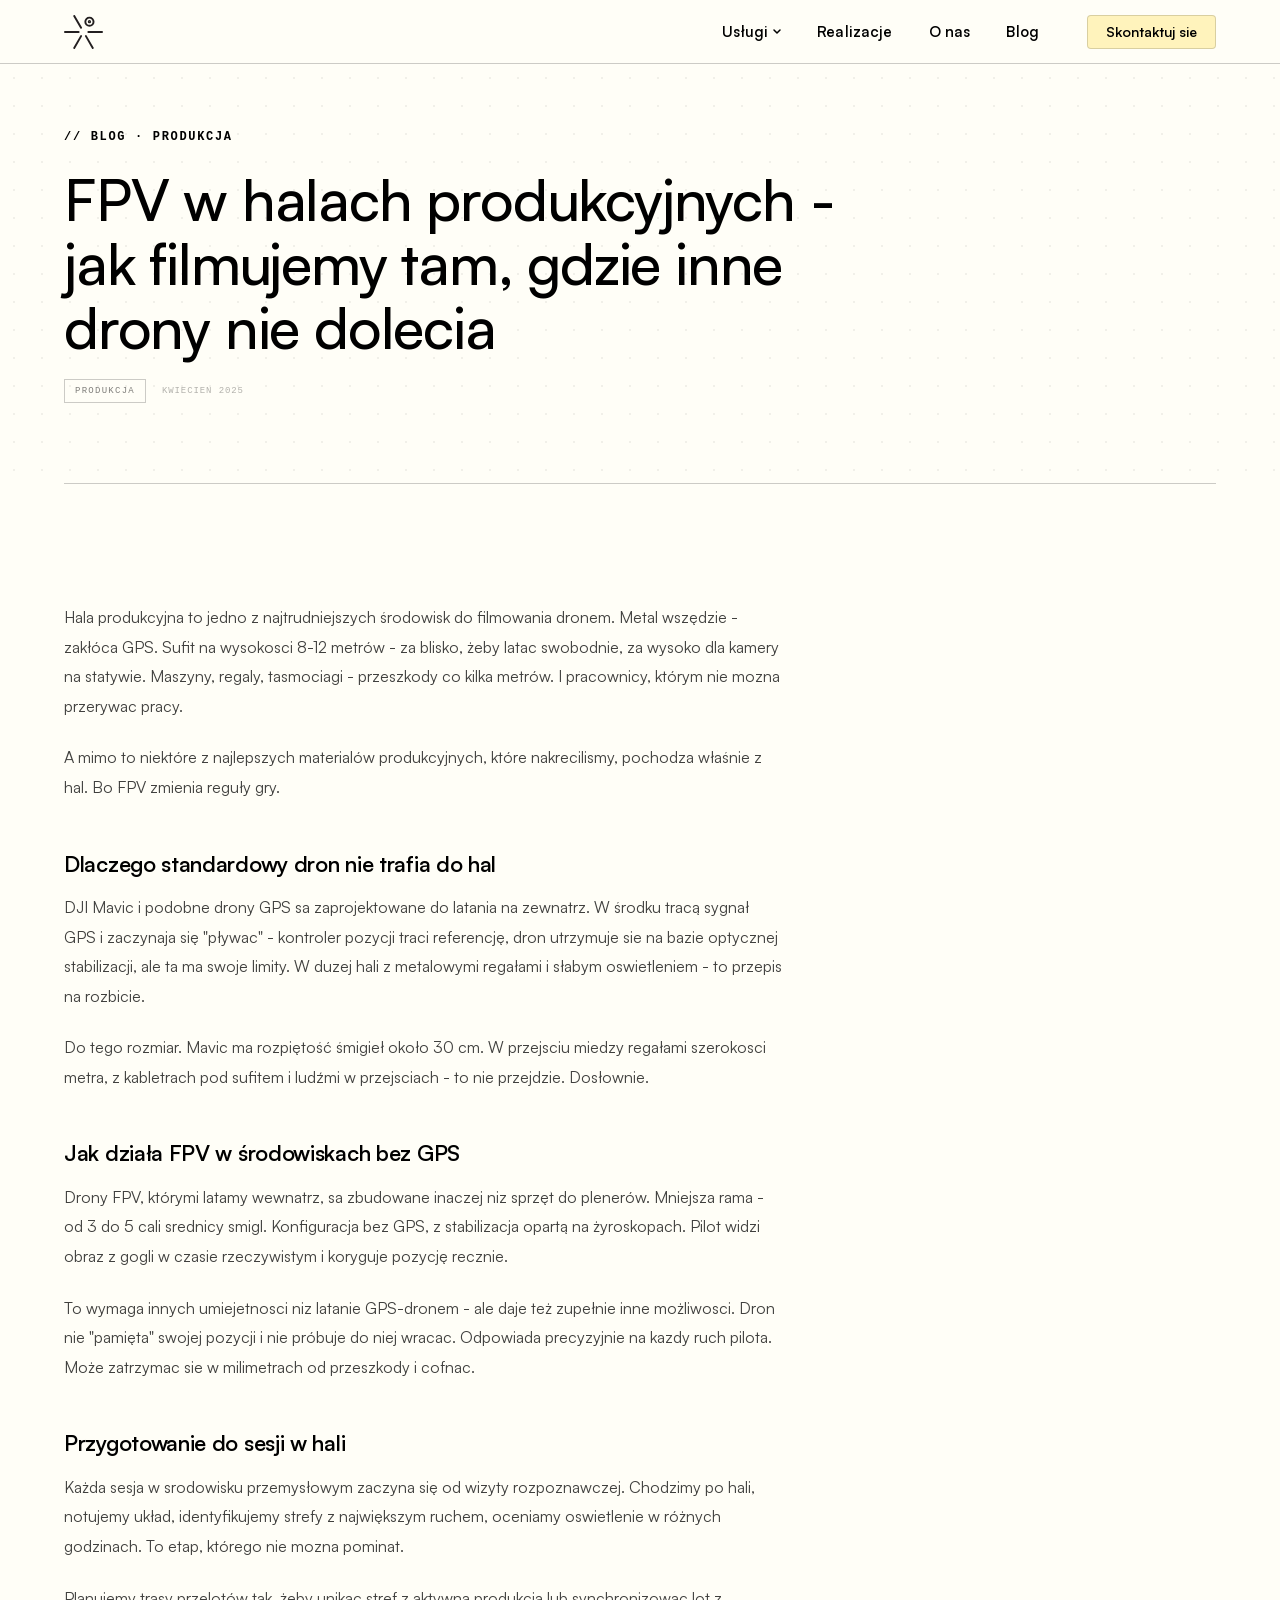
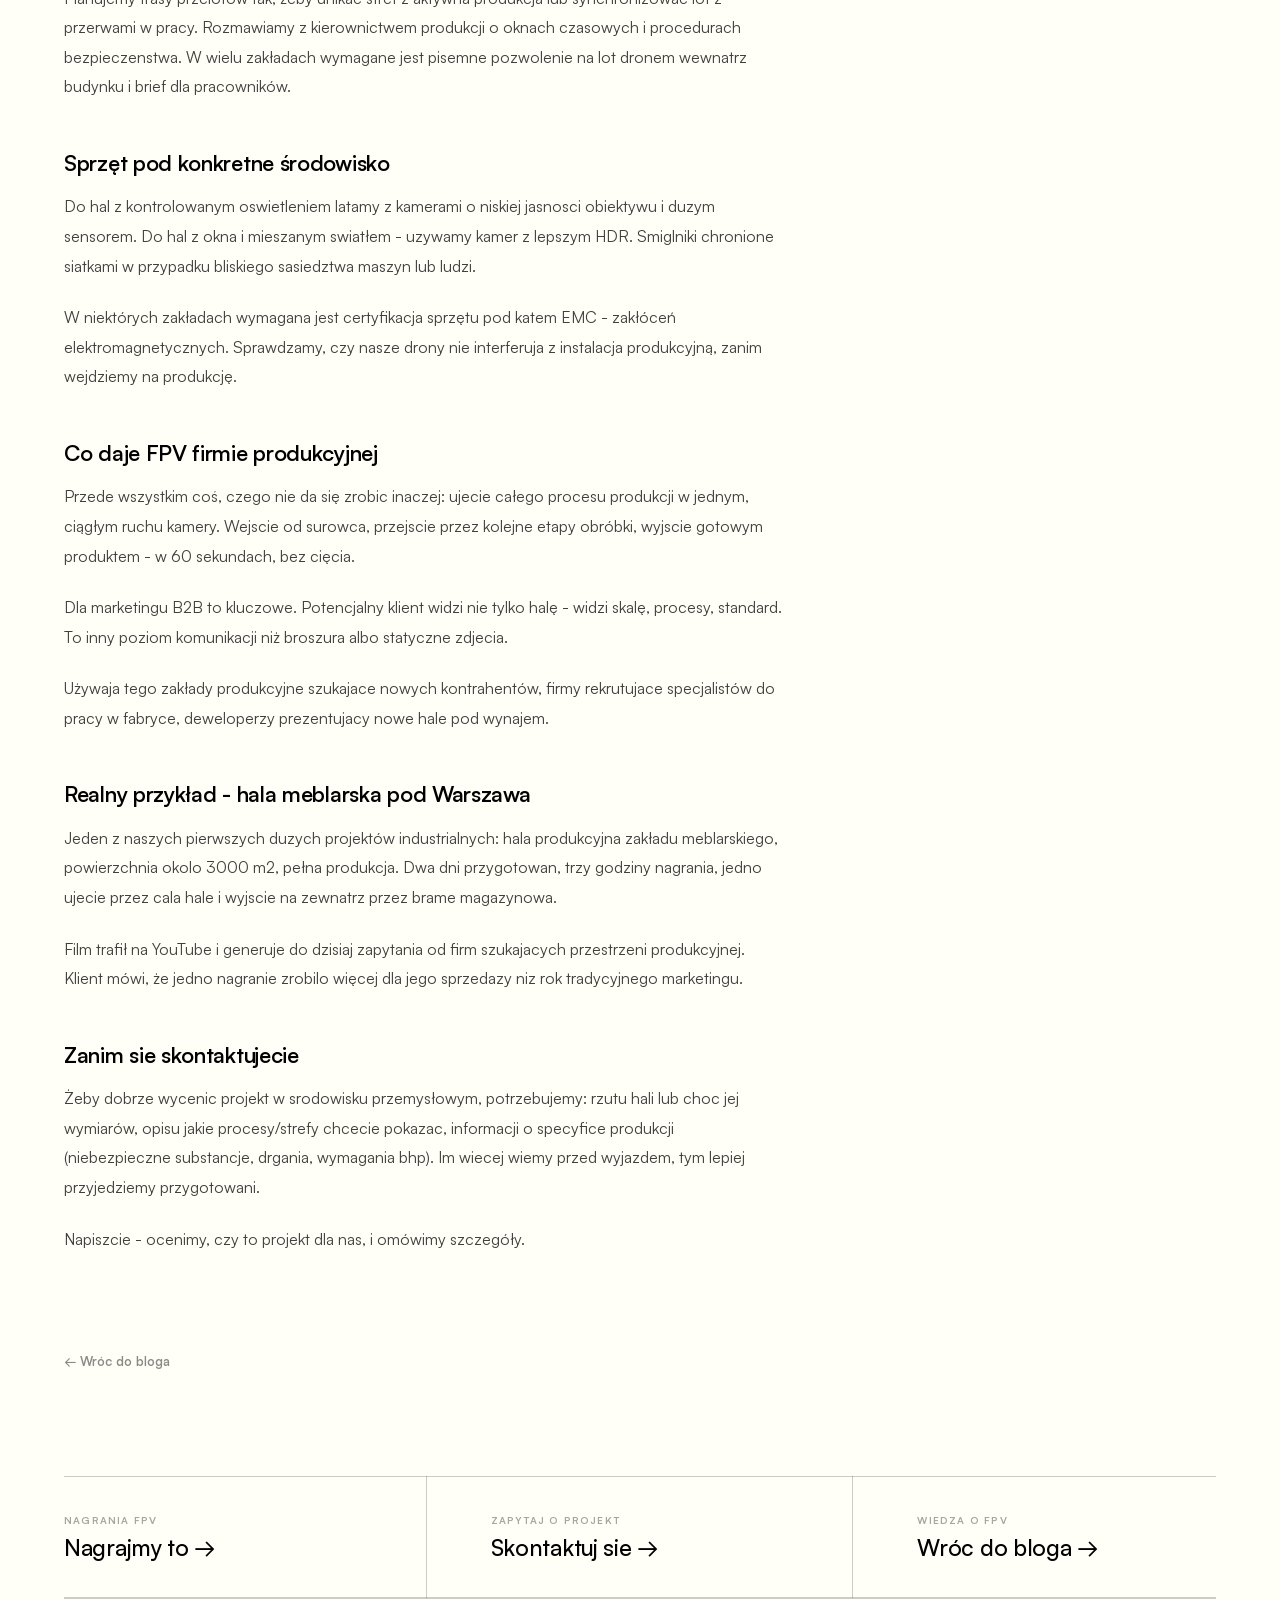
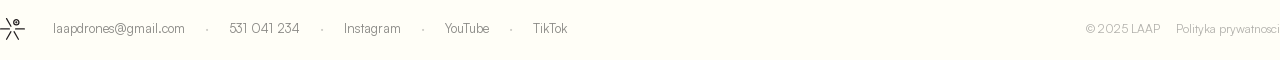
<file: pl/blog-fpv-produkcja.html>
<!DOCTYPE html>
<html lang="pl">
<head>
  <meta charset="UTF-8" />
  <meta name="viewport" content="width=device-width, initial-scale=1.0" />
  <title>FPV w halach produkcyjnych - jak filmujemy tam, gdzie inne drony nie dolecia - LAAP Blog</title>
  <meta name="description" content="Hala produkcyjna, magazyn wysokiego skladowania, zaklad przemyslowy. GPS nie dziala, przeszkody sa wszezie, margines bledu jest zerowy. Jak to robimy." />
  <link rel="icon" type="image/svg+xml" href="../img/favicon.svg" />
  <link rel="icon" type="image/png" sizes="192x192" href="../img/favicon-192.png" />
  <link rel="apple-touch-icon" sizes="180x180" href="../img/favicon-180.png" />
  <link rel="stylesheet" href="../css/styles.css" />
</head>
<body>
  <!-- ========== NAV ========== -->
  <nav class="nav">
    <div class="nav__inner">
      <a class="nav__logo" href="index.html">
        <img src="../img/LAAP_logo_nav.svg" alt="LAAP" />
      </a>
      <ul class="nav__links">
        <li class="nav__dropdown">
          <span>Usługi</span>
          <div class="nav__dropdown-menu">
            <a href="wideo-fpv.html">Wideo FPV</a>
            <a href="budowa-dronow.html">Budowa dronów</a>
            <a href="serwis.html">Serwis i naprawa</a>
          </div>
        </li>
        <li><a href="realizacje.html">Realizacje</a></li>
        <li><a href="o-nas.html">O nas</a></li>
        <li><a href="blog.html">Blog</a></li>
      </ul>
      <a class="nav__cta" href="index.html#kontakt">Skontaktuj sie</a>
      <button class="nav__hamburger" aria-label="Menu">
        <span></span><span></span><span></span>
      </button>
    </div>
  </nav>
  <div class="nav__mobile">
    <ul class="nav__mobile-links">
      <li>
        <button class="nav__mobile-toggle">Usługi</button>
        <ul class="nav__mobile-sub">
          <li><a href="wideo-fpv.html">Wideo FPV</a></li>
          <li><a href="budowa-dronow.html">Budowa dronów</a></li>
          <li><a href="serwis.html">Serwis i naprawa</a></li>
        </ul>
      </li>
      <li><a href="realizacje.html">Realizacje</a></li>
      <li><a href="o-nas.html">O nas</a></li>
      <li><a href="blog.html">Blog</a></li>
      <li><a href="index.html#kontakt">Kontakt</a></li>
    </ul>
    <div class="nav__mobile-cta">
      <a class="btn btn--filled" href="index.html#kontakt">Skontaktuj sie</a>
    </div>
  </div>
  <div class="page-content">

    <!-- ========== POST META ========== -->
    <section class="page-hero">
      <div class="inner">
        <p class="section__eyebrow">// Blog · Produkcja</p>
        <h1 class="page-hero__title">FPV w halach produkcyjnych - jak filmujemy tam, gdzie inne drony nie dolecia</h1>
        <div class="post-meta">
          <span class="post-meta__cat">Produkcja</span>
          <span class="post-meta__date">Kwiecien 2025</span>
        </div>
      </div>
    </section>

    <!-- ========== TREŚĆ ARTYKUŁU ========== -->
    <section class="subpage-section">
      <div class="inner">
        <div class="post-body">

          <p>Hala produkcyjna to jedno z najtrudniejszych środowisk do filmowania dronem. Metal wszędzie - zakłóca GPS. Sufit na wysokosci 8-12 metrów - za blisko, żeby latac swobodnie, za wysoko dla kamery na statywie. Maszyny, regaly, tasmociagi - przeszkody co kilka metrów. I pracownicy, którym nie mozna przerywac pracy.</p>

          <p>A mimo to niektóre z najlepszych materialów produkcyjnych, które nakrecilismy, pochodza właśnie z hal. Bo FPV zmienia reguły gry.</p>

          <h2>Dlaczego standardowy dron nie trafia do hal</h2>

          <p>DJI Mavic i podobne drony GPS sa zaprojektowane do latania na zewnatrz. W środku tracą sygnał GPS i zaczynaja się "pływac" - kontroler pozycji traci referencję, dron utrzymuje sie na bazie optycznej stabilizacji, ale ta ma swoje limity. W duzej hali z metalowymi regałami i słabym oswietleniem - to przepis na rozbicie.</p>

          <p>Do tego rozmiar. Mavic ma rozpiętość śmigieł około 30 cm. W przejsciu miedzy regałami szerokosci metra, z kabletrach pod sufitem i ludźmi w przejsciach - to nie przejdzie. Dosłownie.</p>

          <h2>Jak działa FPV w środowiskach bez GPS</h2>

          <p>Drony FPV, którymi latamy wewnatrz, sa zbudowane inaczej niz sprzęt do plenerów. Mniejsza rama - od 3 do 5 cali srednicy smigl. Konfiguracja bez GPS, z stabilizacja opartą na żyroskopach. Pilot widzi obraz z gogli w czasie rzeczywistym i koryguje pozycję recznie.</p>

          <p>To wymaga innych umiejetnosci niz latanie GPS-dronem - ale daje też zupełnie inne możliwosci. Dron nie "pamięta" swojej pozycji i nie próbuje do niej wracac. Odpowiada precyzyjnie na kazdy ruch pilota. Może zatrzymac sie w milimetrach od przeszkody i cofnac.</p>

          <h2>Przygotowanie do sesji w hali</h2>

          <p>Każda sesja w srodowisku przemysłowym zaczyna się od wizyty rozpoznawczej. Chodzimy po hali, notujemy układ, identyfikujemy strefy z największym ruchem, oceniamy oswietlenie w różnych godzinach. To etap, którego nie mozna pominat.</p>

          <p>Planujemy trasy przelotów tak, żeby unikac stref z aktywna produkcja lub synchronizowac lot z przerwami w pracy. Rozmawiamy z kierownictwem produkcji o oknach czasowych i procedurach bezpieczenstwa. W wielu zakładach wymagane jest pisemne pozwolenie na lot dronem wewnatrz budynku i brief dla pracowników.</p>

          <h2>Sprzęt pod konkretne środowisko</h2>

          <p>Do hal z kontrolowanym oswietleniem latamy z kamerami o niskiej jasnosci obiektywu i duzym sensorem. Do hal z okna i mieszanym swiatłem - uzywamy kamer z lepszym HDR. Smiglniki chronione siatkami w przypadku bliskiego sasiedztwa maszyn lub ludzi.</p>

          <p>W niektórych zakładach wymagana jest certyfikacja sprzętu pod katem EMC - zakłóceń elektromagnetycznych. Sprawdzamy, czy nasze drony nie interferuja z instalacja produkcyjną, zanim wejdziemy na produkcję.</p>

          <h2>Co daje FPV firmie produkcyjnej</h2>

          <p>Przede wszystkim coś, czego nie da się zrobic inaczej: ujecie całego procesu produkcji w jednym, ciągłym ruchu kamery. Wejscie od surowca, przejscie przez kolejne etapy obróbki, wyjscie gotowym produktem - w 60 sekundach, bez cięcia.</p>

          <p>Dla marketingu B2B to kluczowe. Potencjalny klient widzi nie tylko halę - widzi skalę, procesy, standard. To inny poziom komunikacji niż broszura albo statyczne zdjecia.</p>

          <p>Używaja tego zakłady produkcyjne szukajace nowych kontrahentów, firmy rekrutujace specjalistów do pracy w fabryce, deweloperzy prezentujacy nowe hale pod wynajem.</p>

          <h2>Realny przykład - hala meblarska pod Warszawa</h2>

          <p>Jeden z naszych pierwszych duzych projektów industrialnych: hala produkcyjna zakładu meblarskiego, powierzchnia okolo 3000 m2, pełna produkcja. Dwa dni przygotowan, trzy godziny nagrania, jedno ujecie przez cala hale i wyjscie na zewnatrz przez brame magazynowa.</p>

          <p>Film trafił na YouTube i generuje do dzisiaj zapytania od firm szukajacych przestrzeni produkcyjnej. Klient mówi, że jedno nagranie zrobilo więcej dla jego sprzedazy niz rok tradycyjnego marketingu.</p>

          <h2>Zanim sie skontaktujecie</h2>

          <p>Żeby dobrze wycenic projekt w srodowisku przemysłowym, potrzebujemy: rzutu hali lub choc jej wymiarów, opisu jakie procesy/strefy chcecie pokazac, informacji o specyfice produkcji (niebezpieczne substancje, drgania, wymagania bhp). Im wiecej wiemy przed wyjazdem, tym lepiej przyjedziemy przygotowani.</p>

          <p>Napiszcie - ocenimy, czy to projekt dla nas, i omówimy szczegóły.</p>

        </div>
        <a class="post-back" href="blog.html">← Wróc do bloga</a>
      </div>
    </section>

    <!-- ========== CTA STRIP ========== -->
    <section class="cta-strip">
      <div class="cta-strip__inner inner">
        <a class="cta-strip__item" href="wideo-fpv.html">
          <span class="cta-strip__label">Nagrania FPV</span>
          <span class="cta-strip__title">Nagrajmy to →</span>
        </a>
        <a class="cta-strip__item" href="index.html#kontakt">
          <span class="cta-strip__label">Zapytaj o projekt</span>
          <span class="cta-strip__title">Skontaktuj sie →</span>
        </a>
        <a class="cta-strip__item" href="blog.html">
          <span class="cta-strip__label">Wiedza o FPV</span>
          <span class="cta-strip__title">Wróc do bloga →</span>
        </a>
      </div>
    </section>

  </div>
  <footer class="footer footer--slim">
    <div class="footer__slim-bar inner">
      <a class="footer__logo" href="index.html">
        <img src="../img/LAAP_logo_nav.svg" alt="LAAP" />
      </a>
      <div class="footer__slim-links">
        <a href="mailto:laapdrones@gmail.com">laapdrones@gmail.com</a>
        <span class="footer__slim-sep">·</span>
        <a href="tel:+48531041234">531 041 234</a>
        <span class="footer__slim-sep">·</span>
        <a href="https://www.instagram.com/laapdrones/" target="_blank" rel="noopener">Instagram</a>
        <span class="footer__slim-sep">·</span>
        <a href="https://www.youtube.com/@laapdrones" target="_blank" rel="noopener">YouTube</a>
        <span class="footer__slim-sep">·</span>
        <a href="https://www.tiktok.com/@laapdrones" target="_blank" rel="noopener">TikTok</a>
      </div>
      <div class="footer__slim-copy">
        <span>© 2025 LAAP</span>
        <a href="#">Polityka prywatnosci</a>
      </div>
    </div>
  </footer>
  <script src="../js/main.js"></script>
</body>
</html>
</file>
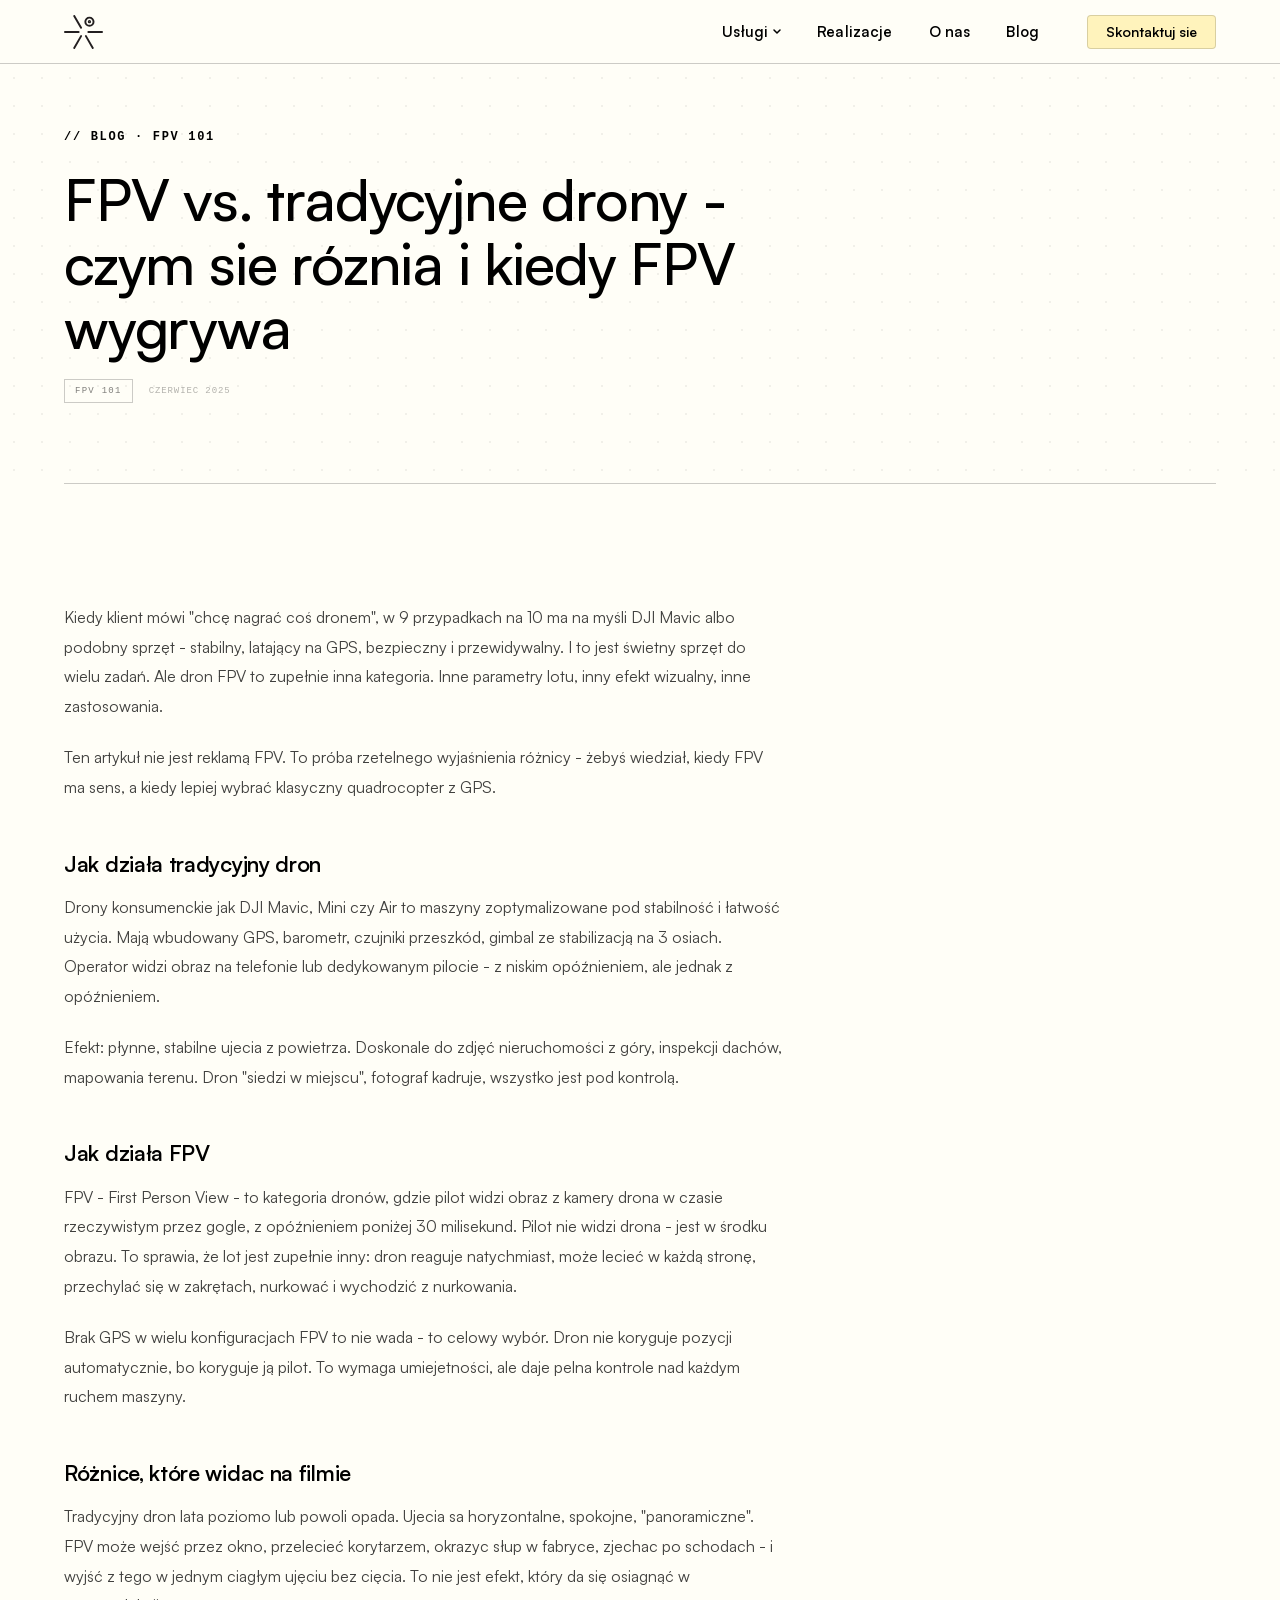
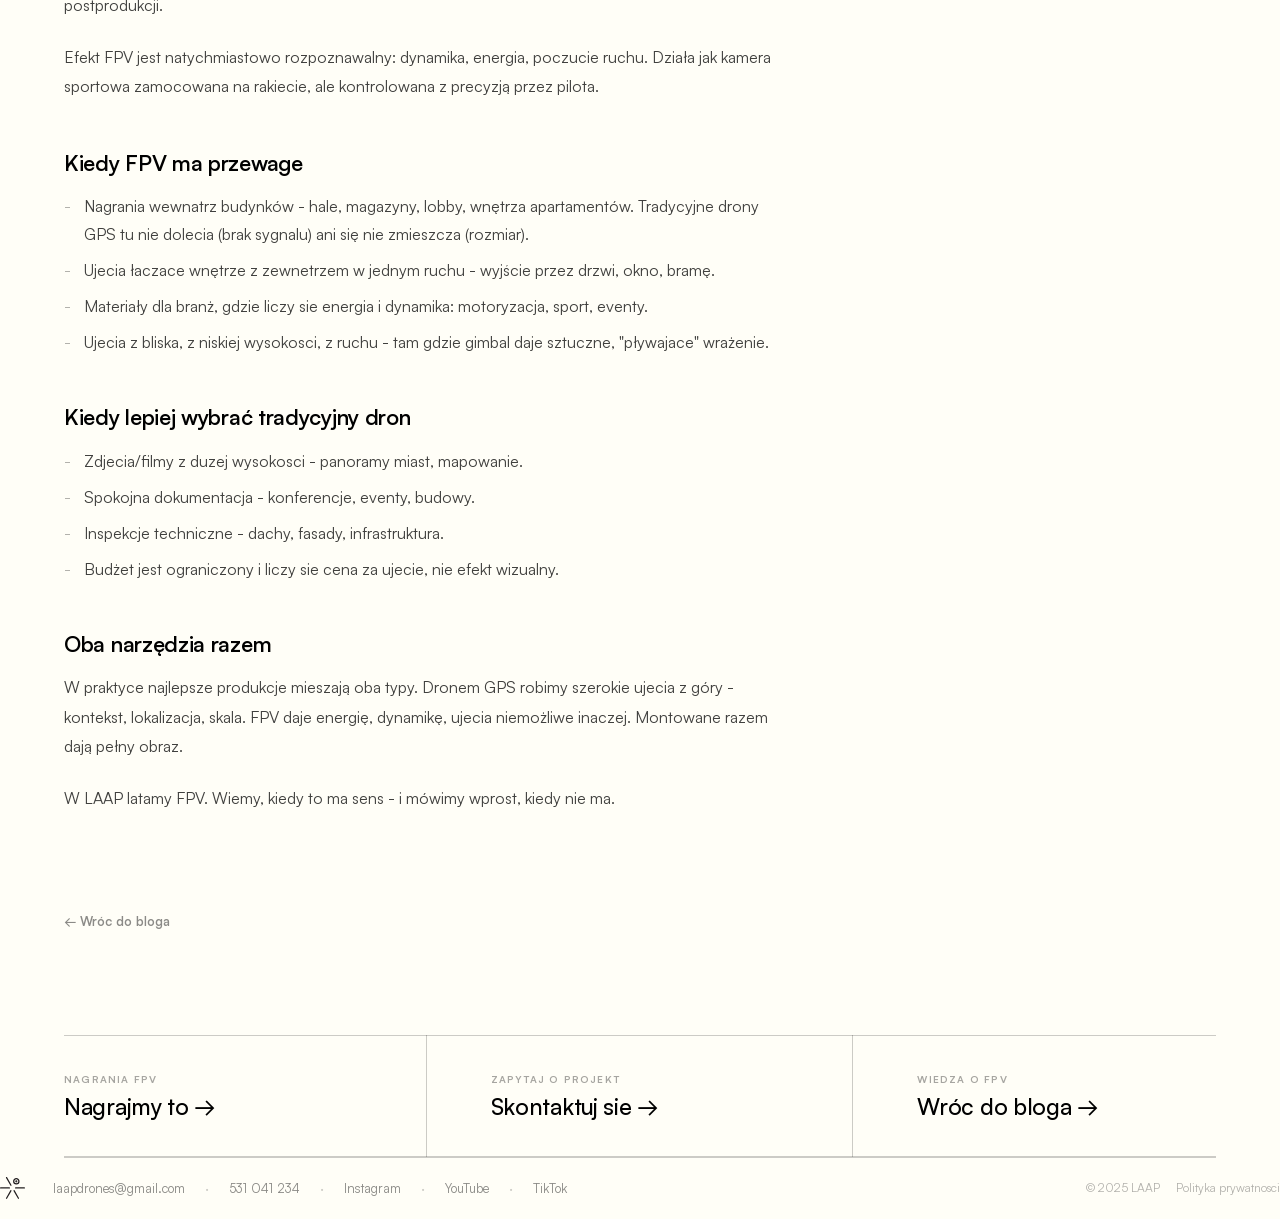
<file: pl/blog-fpv-vs-tradycyjne.html>
<!DOCTYPE html>
<html lang="pl">
<head>
  <meta charset="UTF-8" />
  <meta name="viewport" content="width=device-width, initial-scale=1.0" />
  <title>FPV vs. tradycyjne drony - czym sie róznia i kiedy FPV wygrywa - LAAP Blog</title>
  <meta name="description" content="Dron FPV to nie to samo co DJI Mavic. Rozne cele, rozne mozliwosci, rozny efekt. Tlumaczymy roznice i pokazujemy, kiedy FPV ma przewage." />
  <link rel="icon" type="image/svg+xml" href="../img/favicon.svg" />
  <link rel="icon" type="image/png" sizes="192x192" href="../img/favicon-192.png" />
  <link rel="apple-touch-icon" sizes="180x180" href="../img/favicon-180.png" />
  <link rel="stylesheet" href="../css/styles.css" />
</head>
<body>
  <!-- ========== NAV ========== -->
  <nav class="nav">
    <div class="nav__inner">
      <a class="nav__logo" href="index.html">
        <img src="../img/LAAP_logo_nav.svg" alt="LAAP" />
      </a>
      <ul class="nav__links">
        <li class="nav__dropdown">
          <span>Usługi</span>
          <div class="nav__dropdown-menu">
            <a href="wideo-fpv.html">Wideo FPV</a>
            <a href="budowa-dronow.html">Budowa dronów</a>
            <a href="serwis.html">Serwis i naprawa</a>
          </div>
        </li>
        <li><a href="realizacje.html">Realizacje</a></li>
        <li><a href="o-nas.html">O nas</a></li>
        <li><a href="blog.html">Blog</a></li>
      </ul>
      <a class="nav__cta" href="index.html#kontakt">Skontaktuj sie</a>
      <button class="nav__hamburger" aria-label="Menu">
        <span></span><span></span><span></span>
      </button>
    </div>
  </nav>
  <div class="nav__mobile">
    <ul class="nav__mobile-links">
      <li>
        <button class="nav__mobile-toggle">Usługi</button>
        <ul class="nav__mobile-sub">
          <li><a href="wideo-fpv.html">Wideo FPV</a></li>
          <li><a href="budowa-dronow.html">Budowa dronów</a></li>
          <li><a href="serwis.html">Serwis i naprawa</a></li>
        </ul>
      </li>
      <li><a href="realizacje.html">Realizacje</a></li>
      <li><a href="o-nas.html">O nas</a></li>
      <li><a href="blog.html">Blog</a></li>
      <li><a href="index.html#kontakt">Kontakt</a></li>
    </ul>
    <div class="nav__mobile-cta">
      <a class="btn btn--filled" href="index.html#kontakt">Skontaktuj sie</a>
    </div>
  </div>
  <div class="page-content">

    <!-- ========== POST META ========== -->
    <section class="page-hero">
      <div class="inner">
        <p class="section__eyebrow">// Blog · FPV 101</p>
        <h1 class="page-hero__title">FPV vs. tradycyjne drony - czym sie róznia i kiedy FPV wygrywa</h1>
        <div class="post-meta">
          <span class="post-meta__cat">FPV 101</span>
          <span class="post-meta__date">Czerwiec 2025</span>
        </div>
      </div>
    </section>

    <!-- ========== TREŚĆ ARTYKUŁU ========== -->
    <section class="subpage-section">
      <div class="inner">
        <div class="post-body">

          <p>Kiedy klient mówi "chcę nagrać coś dronem", w 9 przypadkach na 10 ma na myśli DJI Mavic albo podobny sprzęt - stabilny, latający na GPS, bezpieczny i przewidywalny. I to jest świetny sprzęt do wielu zadań. Ale dron FPV to zupełnie inna kategoria. Inne parametry lotu, inny efekt wizualny, inne zastosowania.</p>

          <p>Ten artykuł nie jest reklamą FPV. To próba rzetelnego wyjaśnienia różnicy - żebyś wiedział, kiedy FPV ma sens, a kiedy lepiej wybrać klasyczny quadrocopter z GPS.</p>

          <h2>Jak działa tradycyjny dron</h2>

          <p>Drony konsumenckie jak DJI Mavic, Mini czy Air to maszyny zoptymalizowane pod stabilność i łatwość użycia. Mają wbudowany GPS, barometr, czujniki przeszkód, gimbal ze stabilizacją na 3 osiach. Operator widzi obraz na telefonie lub dedykowanym pilocie - z niskim opóźnieniem, ale jednak z opóźnieniem.</p>

          <p>Efekt: płynne, stabilne ujecia z powietrza. Doskonale do zdjęć nieruchomości z góry, inspekcji dachów, mapowania terenu. Dron "siedzi w miejscu", fotograf kadruje, wszystko jest pod kontrolą.</p>

          <h2>Jak działa FPV</h2>

          <p>FPV - First Person View - to kategoria dronów, gdzie pilot widzi obraz z kamery drona w czasie rzeczywistym przez gogle, z opóźnieniem poniżej 30 milisekund. Pilot nie widzi drona - jest w środku obrazu. To sprawia, że lot jest zupełnie inny: dron reaguje natychmiast, może lecieć w każdą stronę, przechylać się w zakrętach, nurkować i wychodzić z nurkowania.</p>

          <p>Brak GPS w wielu konfiguracjach FPV to nie wada - to celowy wybór. Dron nie koryguje pozycji automatycznie, bo koryguje ją pilot. To wymaga umiejetności, ale daje pelna kontrole nad każdym ruchem maszyny.</p>

          <h2>Różnice, które widac na filmie</h2>

          <p>Tradycyjny dron lata poziomo lub powoli opada. Ujecia sa horyzontalne, spokojne, "panoramiczne". FPV może wejść przez okno, przelecieć korytarzem, okrazyc słup w fabryce, zjechac po schodach - i wyjść z tego w jednym ciagłym ujęciu bez cięcia. To nie jest efekt, który da się osiagnąć w postprodukcji.</p>

          <p>Efekt FPV jest natychmiastowo rozpoznawalny: dynamika, energia, poczucie ruchu. Działa jak kamera sportowa zamocowana na rakiecie, ale kontrolowana z precyzją przez pilota.</p>

          <h2>Kiedy FPV ma przewage</h2>

          <ul>
            <li>Nagrania wewnatrz budynków - hale, magazyny, lobby, wnętrza apartamentów. Tradycyjne drony GPS tu nie dolecia (brak sygnalu) ani się nie zmieszcza (rozmiar).</li>
            <li>Ujecia łaczace wnętrze z zewnetrzem w jednym ruchu - wyjście przez drzwi, okno, bramę.</li>
            <li>Materiały dla branż, gdzie liczy sie energia i dynamika: motoryzacja, sport, eventy.</li>
            <li>Ujecia z bliska, z niskiej wysokosci, z ruchu - tam gdzie gimbal daje sztuczne, "pływajace" wrażenie.</li>
          </ul>

          <h2>Kiedy lepiej wybrać tradycyjny dron</h2>

          <ul>
            <li>Zdjecia/filmy z duzej wysokosci - panoramy miast, mapowanie.</li>
            <li>Spokojna dokumentacja - konferencje, eventy, budowy.</li>
            <li>Inspekcje techniczne - dachy, fasady, infrastruktura.</li>
            <li>Budżet jest ograniczony i liczy sie cena za ujecie, nie efekt wizualny.</li>
          </ul>

          <h2>Oba narzędzia razem</h2>

          <p>W praktyce najlepsze produkcje mieszają oba typy. Dronem GPS robimy szerokie ujecia z góry - kontekst, lokalizacja, skala. FPV daje energię, dynamikę, ujecia niemożliwe inaczej. Montowane razem dają pełny obraz.</p>

          <p>W LAAP latamy FPV. Wiemy, kiedy to ma sens - i mówimy wprost, kiedy nie ma.</p>

        </div>
        <a class="post-back" href="blog.html">← Wróc do bloga</a>
      </div>
    </section>

    <!-- ========== CTA STRIP ========== -->
    <section class="cta-strip">
      <div class="cta-strip__inner inner">
        <a class="cta-strip__item" href="wideo-fpv.html">
          <span class="cta-strip__label">Nagrania FPV</span>
          <span class="cta-strip__title">Nagrajmy to →</span>
        </a>
        <a class="cta-strip__item" href="index.html#kontakt">
          <span class="cta-strip__label">Zapytaj o projekt</span>
          <span class="cta-strip__title">Skontaktuj sie →</span>
        </a>
        <a class="cta-strip__item" href="blog.html">
          <span class="cta-strip__label">Wiedza o FPV</span>
          <span class="cta-strip__title">Wróc do bloga →</span>
        </a>
      </div>
    </section>

  </div>
  <footer class="footer footer--slim">
    <div class="footer__slim-bar inner">
      <a class="footer__logo" href="index.html">
        <img src="../img/LAAP_logo_nav.svg" alt="LAAP" />
      </a>
      <div class="footer__slim-links">
        <a href="mailto:laapdrones@gmail.com">laapdrones@gmail.com</a>
        <span class="footer__slim-sep">·</span>
        <a href="tel:+48531041234">531 041 234</a>
        <span class="footer__slim-sep">·</span>
        <a href="https://www.instagram.com/laapdrones/" target="_blank" rel="noopener">Instagram</a>
        <span class="footer__slim-sep">·</span>
        <a href="https://www.youtube.com/@laapdrones" target="_blank" rel="noopener">YouTube</a>
        <span class="footer__slim-sep">·</span>
        <a href="https://www.tiktok.com/@laapdrones" target="_blank" rel="noopener">TikTok</a>
      </div>
      <div class="footer__slim-copy">
        <span>© 2025 LAAP</span>
        <a href="#">Polityka prywatnosci</a>
      </div>
    </div>
  </footer>
  <script src="../js/main.js"></script>
</body>
</html>
</file>
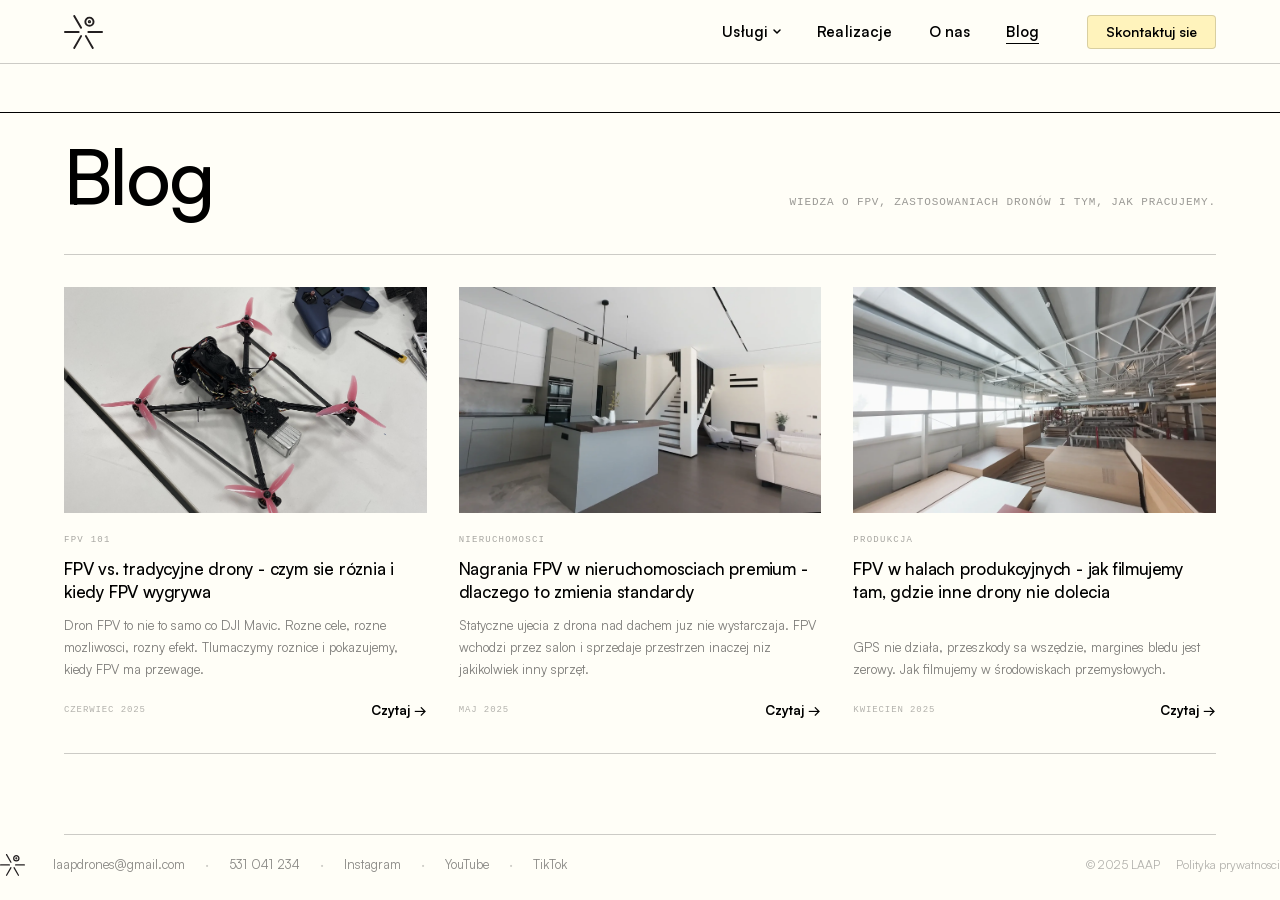
<file: pl/blog.html>
<!DOCTYPE html>
<html lang="pl">
<head>
  <meta charset="UTF-8" />
  <meta name="viewport" content="width=device-width, initial-scale=1.0" />
  <title>Blog - LAAP</title>
  <meta name="description" content="Artykuly o nagraniach FPV, budowie dronow i technologii lotu. Czytaj o zastosowaniach FPV w produkcji, nieruchomosciach i nie tylko." />
  <link rel="icon" type="image/svg+xml" href="../img/favicon.svg" />
  <link rel="icon" type="image/png" sizes="192x192" href="../img/favicon-192.png" />
  <link rel="apple-touch-icon" sizes="180x180" href="../img/favicon-180.png" />
  <link rel="stylesheet" href="../css/styles.css" />
</head>
<body>
  <!-- ========== NAV ========== -->
  <nav class="nav">
    <div class="nav__inner">
      <a class="nav__logo" href="index.html">
        <img src="../img/LAAP_logo_nav.svg" alt="LAAP" />
      </a>
      <ul class="nav__links">
        <li class="nav__dropdown">
          <span>Usługi</span>
          <div class="nav__dropdown-menu">
            <a href="wideo-fpv.html">Wideo FPV</a>
            <a href="budowa-dronow.html">Budowa dronów</a>
            <a href="serwis.html">Serwis i naprawa</a>
          </div>
        </li>
        <li><a href="realizacje.html">Realizacje</a></li>
        <li><a href="o-nas.html">O nas</a></li>
        <li><a href="blog.html">Blog</a></li>
      </ul>
      <a class="nav__cta" href="index.html#kontakt">Skontaktuj sie</a>
      <button class="nav__hamburger" aria-label="Menu">
        <span></span><span></span><span></span>
      </button>
    </div>
  </nav>
  <div class="nav__mobile">
    <ul class="nav__mobile-links">
      <li>
        <button class="nav__mobile-toggle">Usługi</button>
        <ul class="nav__mobile-sub">
          <li><a href="wideo-fpv.html">Wideo FPV</a></li>
          <li><a href="budowa-dronow.html">Budowa dronów</a></li>
          <li><a href="serwis.html">Serwis i naprawa</a></li>
        </ul>
      </li>
      <li><a href="realizacje.html">Realizacje</a></li>
      <li><a href="o-nas.html">O nas</a></li>
      <li><a href="blog.html">Blog</a></li>
      <li><a href="index.html#kontakt">Kontakt</a></li>
    </ul>
    <div class="nav__mobile-cta">
      <a class="btn btn--filled" href="index.html#kontakt">Skontaktuj sie</a>
    </div>
  </div>
  <div class="page-content">

    <!-- ========== BLOG HEADER ========== -->
    <section class="blog-page-header">
      <div class="inner blog-page-header__inner">
        <h1 class="blog-page-header__title">Blog</h1>
        <p class="blog-page-header__sub">Wiedza o FPV, zastosowaniach dronów i tym, jak pracujemy.</p>
      </div>
    </section>

    <!-- ========== KARTY ========== -->
    <section class="blog-page-grid">
      <div class="inner">
        <div class="blog-strip blog-strip--page">

          <a class="blog-card" href="blog-fpv-vs-tradycyjne.html">
            <div class="blog-card__img">
              <img src="../img/budowa_dronow_fpv_2.jpg" alt="FPV vs tradycyjne drony" />
            </div>
            <span class="blog-card__cat">FPV 101</span>
            <h2 class="blog-card__title">FPV vs. tradycyjne drony - czym sie róznia i kiedy FPV wygrywa</h2>
            <p class="blog-card__excerpt">Dron FPV to nie to samo co DJI Mavic. Rozne cele, rozne mozliwosci, rozny efekt. Tlumaczymy roznice i pokazujemy, kiedy FPV ma przewage.</p>
            <div class="blog-card__footer">
              <span class="blog-card__date">Czerwiec 2025</span>
              <span class="blog-card__link">Czytaj →</span>
            </div>
          </a>

          <a class="blog-card" href="blog-fpv-nieruchomosci.html">
            <div class="blog-card__img">
              <img src="../img/nowoczesne-wnetrze-salon-schody-dron-fpv.webp" alt="FPV w nieruchomosciach premium" />
            </div>
            <span class="blog-card__cat">Nieruchomosci</span>
            <h2 class="blog-card__title">Nagrania FPV w nieruchomosciach premium - dlaczego to zmienia standardy</h2>
            <p class="blog-card__excerpt">Statyczne ujecia z drona nad dachem juz nie wystarczaja. FPV wchodzi przez salon i sprzedaje przestrzen inaczej niz jakikolwiek inny sprzęt.</p>
            <div class="blog-card__footer">
              <span class="blog-card__date">Maj 2025</span>
              <span class="blog-card__link">Czytaj →</span>
            </div>
          </a>

          <a class="blog-card" href="blog-fpv-produkcja.html">
            <div class="blog-card__img">
              <img src="../img/hala-produkcyjna-wnetrze-dron-fpv.webp" alt="FPV w halach produkcyjnych" />
            </div>
            <span class="blog-card__cat">Produkcja</span>
            <h2 class="blog-card__title">FPV w halach produkcyjnych - jak filmujemy tam, gdzie inne drony nie dolecia</h2>
            <p class="blog-card__excerpt">GPS nie działa, przeszkody sa wszędzie, margines bledu jest zerowy. Jak filmujemy w środowiskach przemysłowych.</p>
            <div class="blog-card__footer">
              <span class="blog-card__date">Kwiecien 2025</span>
              <span class="blog-card__link">Czytaj →</span>
            </div>
          </a>

        </div>
      </div>
    </section>

  </div>
  <footer class="footer footer--slim">
    <div class="footer__slim-bar inner">
      <a class="footer__logo" href="index.html">
        <img src="../img/LAAP_logo_nav.svg" alt="LAAP" />
      </a>
      <div class="footer__slim-links">
        <a href="mailto:laapdrones@gmail.com">laapdrones@gmail.com</a>
        <span class="footer__slim-sep">·</span>
        <a href="tel:+48531041234">531 041 234</a>
        <span class="footer__slim-sep">·</span>
        <a href="https://www.instagram.com/laapdrones/" target="_blank" rel="noopener">Instagram</a>
        <span class="footer__slim-sep">·</span>
        <a href="https://www.youtube.com/@laapdrones" target="_blank" rel="noopener">YouTube</a>
        <span class="footer__slim-sep">·</span>
        <a href="https://www.tiktok.com/@laapdrones" target="_blank" rel="noopener">TikTok</a>
      </div>
      <div class="footer__slim-copy">
        <span>© 2025 LAAP</span>
        <a href="#">Polityka prywatnosci</a>
      </div>
    </div>
  </footer>
  <script src="../js/main.js"></script>
</body>
</html>
</file>
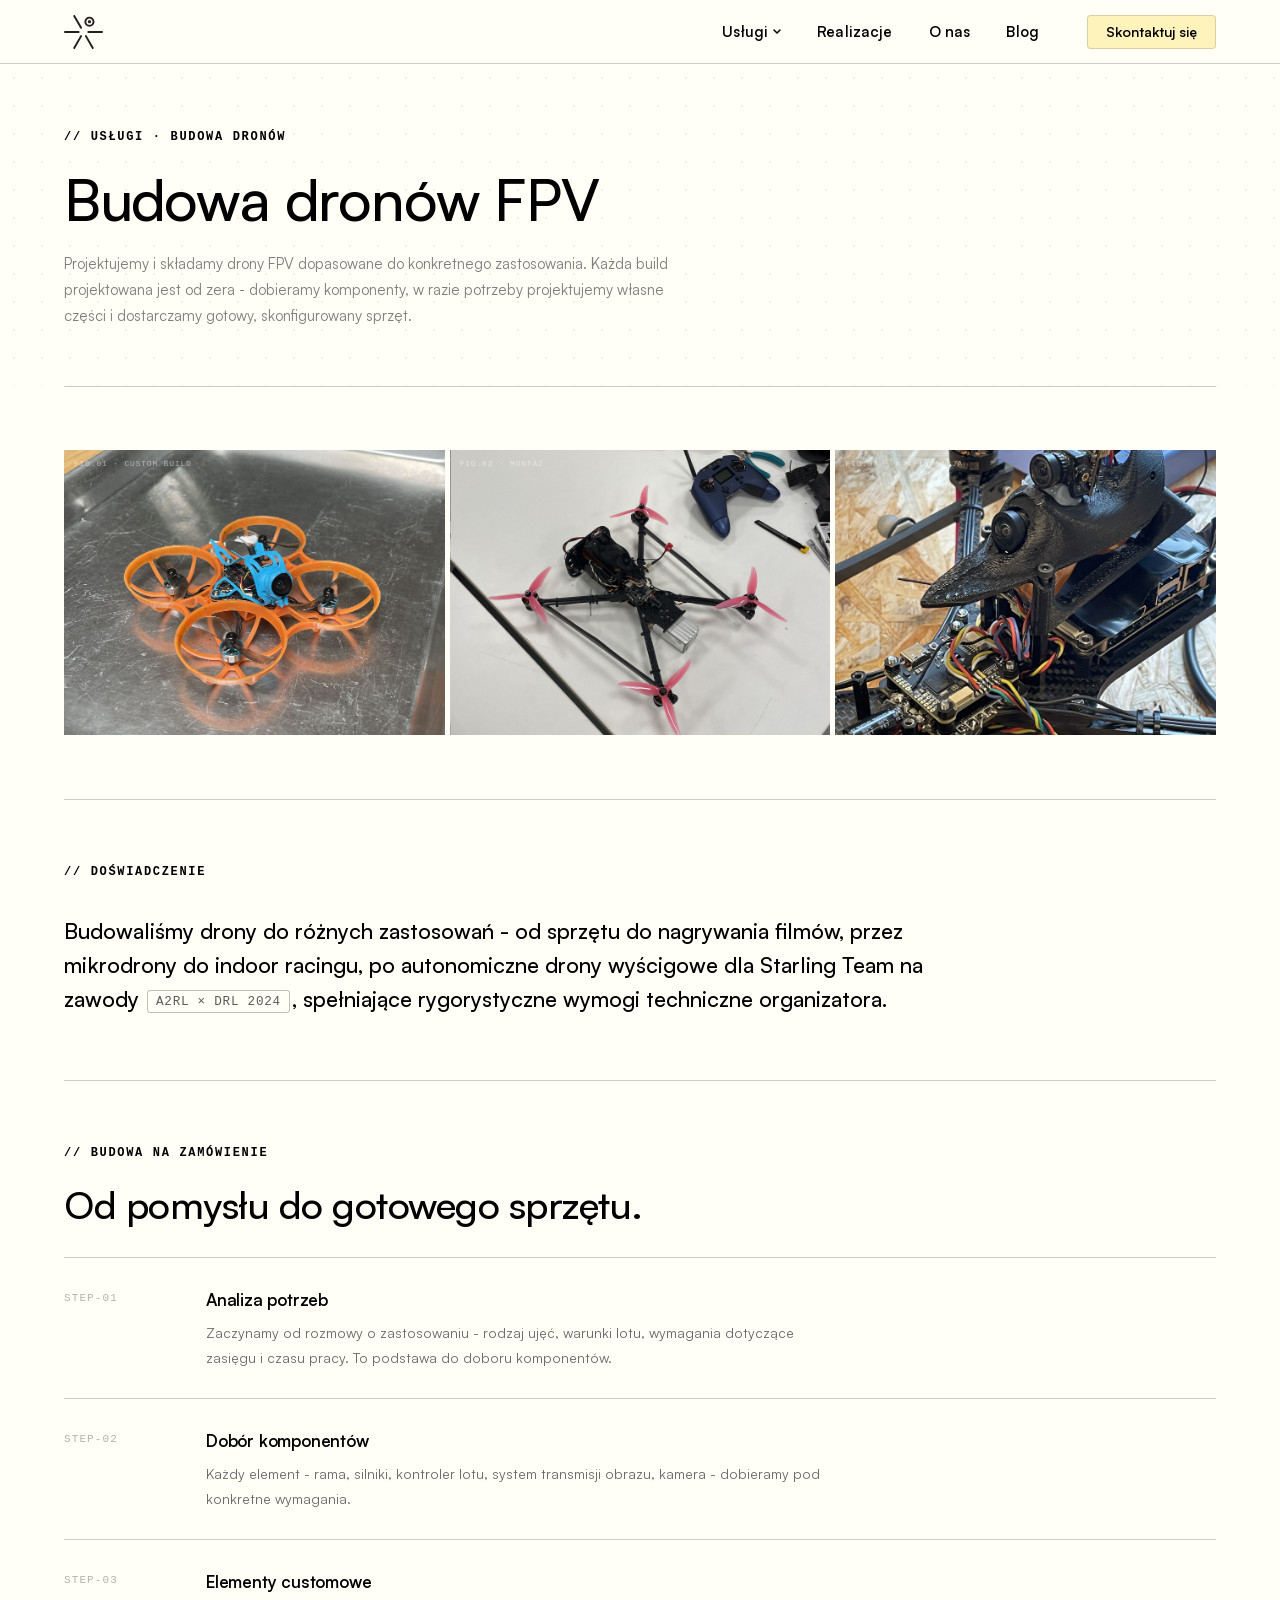
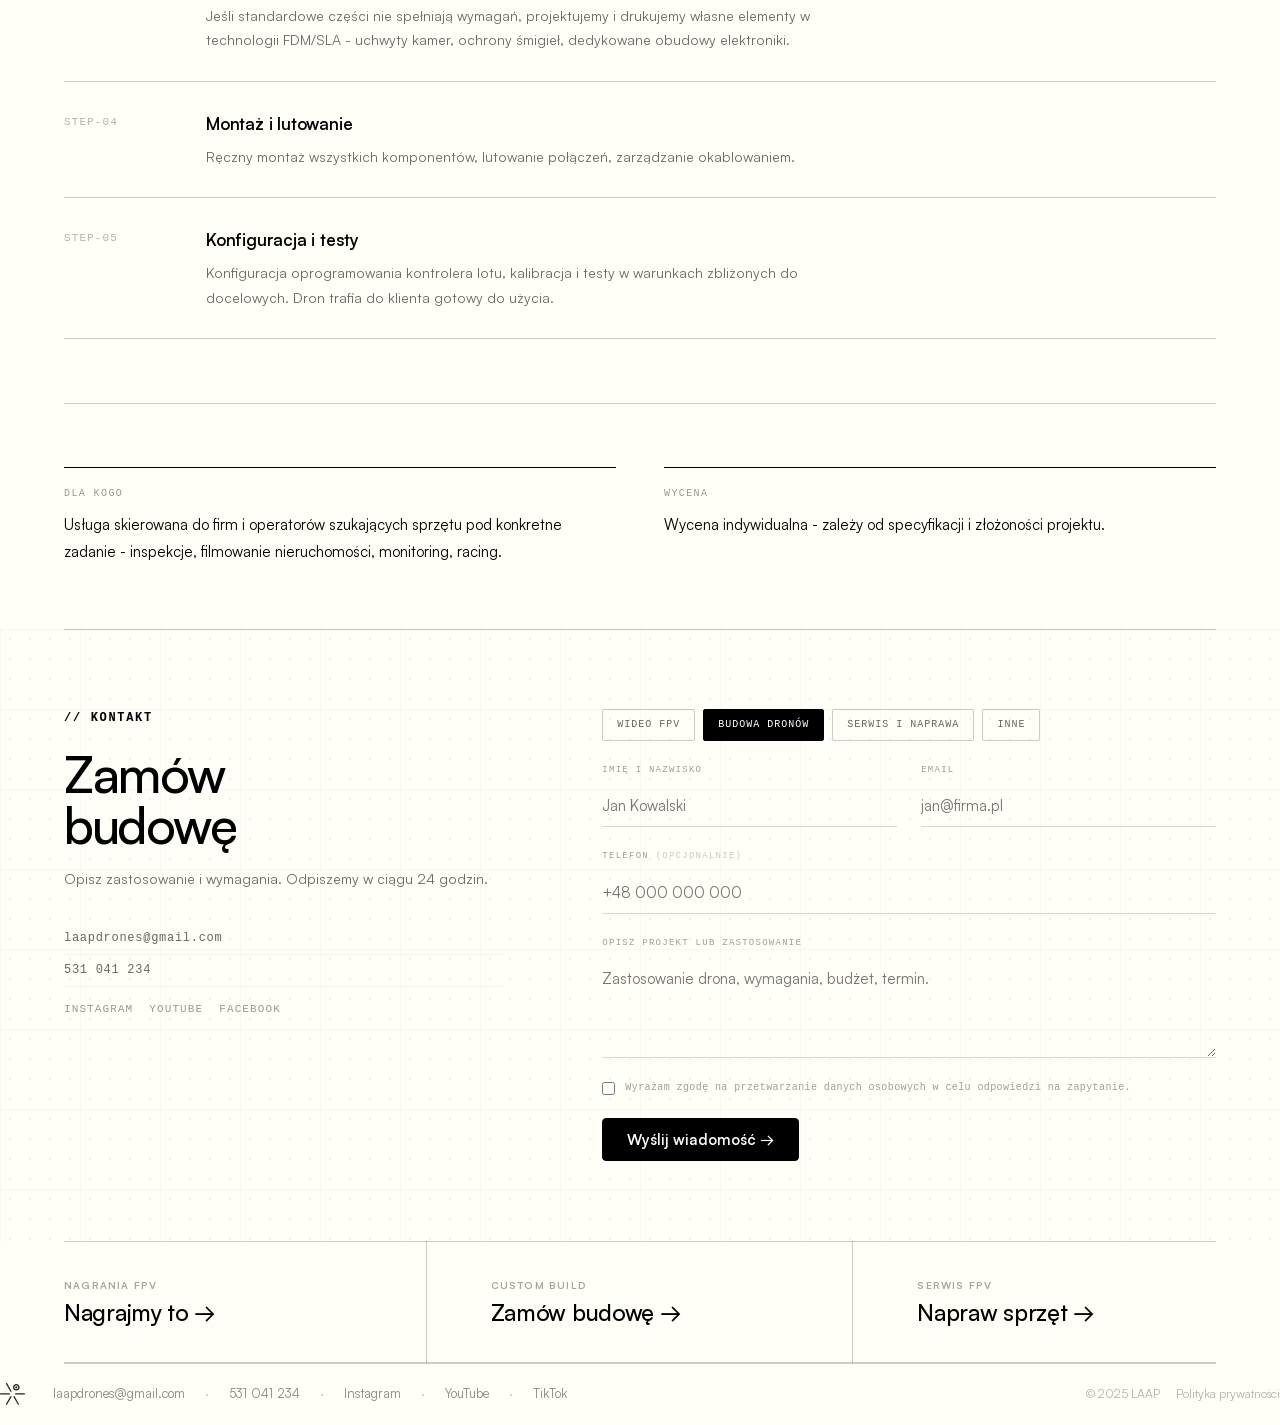
<file: pl/budowa-dronow.html>
<!DOCTYPE html>
<html lang="pl">
<head>
  <meta charset="UTF-8" />
  <meta name="viewport" content="width=device-width, initial-scale=1.0" />
  <title>Budowa dronów - LAAP</title>
  <meta name="description" content="Budujemy drony FPV na zamówienie - od analizy potrzeb i doboru komponentów, przez elementy customowe, po montaż i testy. Wycena indywidualna." />
  <link rel="icon" type="image/svg+xml" href="../img/favicon.svg" />
  <link rel="icon" type="image/png" sizes="192x192" href="../img/favicon-192.png" />
  <link rel="apple-touch-icon" sizes="180x180" href="../img/favicon-180.png" />
  <link rel="stylesheet" href="../css/styles.css" />
</head>
<body>
  <!-- ========== NAV ========== -->
  <nav class="nav">
    <div class="nav__inner">
      <a class="nav__logo" href="index.html">
        <img src="../img/LAAP_logo_nav.svg" alt="LAAP" />
      </a>
      <ul class="nav__links">
        <li class="nav__dropdown">
          <span>Usługi</span>
          <div class="nav__dropdown-menu">
            <a href="wideo-fpv.html">Wideo FPV</a>
            <a href="budowa-dronow.html">Budowa dronów</a>
            <a href="serwis.html">Serwis i naprawa</a>
          </div>
        </li>
        <li><a href="realizacje.html">Realizacje</a></li>        <li><a href="o-nas.html">O nas</a></li>
        <li><a href="blog.html">Blog</a></li>
      </ul>
      <a class="nav__cta" href="index.html#kontakt">Skontaktuj się</a>
      <button class="nav__hamburger" aria-label="Menu">
        <span></span><span></span><span></span>
      </button>
    </div>
  </nav>
  <div class="nav__mobile">
    <ul class="nav__mobile-links">
      <li>
        <button class="nav__mobile-toggle">Usługi</button>
        <ul class="nav__mobile-sub">
          <li><a href="wideo-fpv.html">Wideo FPV</a></li>
          <li><a href="budowa-dronow.html">Budowa dronów</a></li>
          <li><a href="serwis.html">Serwis i naprawa</a></li>
        </ul>
      </li>
      <li><a href="realizacje.html">Realizacje</a></li>      <li><a href="o-nas.html">O nas</a></li>
      <li><a href="blog.html">Blog</a></li>
      <li><a href="index.html#kontakt">Kontakt</a></li>
    </ul>
    <div class="nav__mobile-cta">
      <a class="btn btn--filled" href="index.html#kontakt">Skontaktuj się</a>
    </div>
  </div>
  <div class="page-content">

    <!-- ========== PAGE HERO ========== -->
    <section class="page-hero">
      <div class="inner">
        <p class="section__eyebrow">// Usługi · Budowa dronów</p>
        <h1 class="page-hero__title">Budowa dronów FPV</h1>
        <p class="page-hero__sub">Projektujemy i składamy drony FPV dopasowane do konkretnego zastosowania. Każda build projektowana jest od zera - dobieramy komponenty, w razie potrzeby projektujemy własne części i dostarczamy gotowy, skonfigurowany sprzęt.</p>
      </div>
    </section>

    <!-- ========== BANER ZDJĘĆ ========== -->
    <section class="subpage-section subpage-section--banner">
      <div class="inner">
        <div class="media-grid media-grid--3">
          <div class="media-cell">
            <div class="media-bg" style="background-image:url('../img/budowa_dronow_fpv_1.jpg')"></div>
            <span class="media-fig">FIG.01 · CUSTOM BUILD</span>
          </div>
          <div class="media-cell">
            <div class="media-bg" style="background-image:url('../img/budowa_dronow_fpv_2.jpg')"></div>
            <span class="media-fig">FIG.02 · MONTAŻ</span>
          </div>
          <div class="media-cell">
            <div class="media-bg" style="background-image:url('../img/budowa_dronow_fpv_3.jpg')"></div>
            <span class="media-fig">FIG.03 · KONFIGURACJA</span>
          </div>
        </div>
      </div>
    </section>

    <!-- ========== DOŚWIADCZENIE ========== -->
    <section class="subpage-section">
      <div class="inner">
        <div class="subpage-section__head">
          <p class="section__eyebrow">// Doświadczenie</p>
        </div>
        <p class="lead-text">Budowaliśmy drony do różnych zastosowań - od sprzętu do nagrywania filmów, przez mikrodrony do indoor racingu, po autonomiczne drony wyścigowe dla Starling Team na zawody <span class="inline-tag">A2RL × DRL 2024</span>, spełniające rygorystyczne wymogi techniczne organizatora.</p>
      </div>
    </section>

    <!-- ========== BUDOWA NA ZAMÓWIENIE ========== -->
    <section class="subpage-section">
      <div class="inner">
        <div class="subpage-section__head">
          <p class="section__eyebrow">// Budowa na zamówienie</p>
          <h2 class="section__title">Od pomysłu do gotowego sprzętu.</h2>
        </div>
        <div class="process-steps">
          <div class="process-step">
            <span class="process-step__num">STEP-01</span>
            <div>
              <h3 class="process-step__title">Analiza potrzeb</h3>
              <p class="process-step__text">Zaczynamy od rozmowy o zastosowaniu - rodzaj ujęć, warunki lotu, wymagania dotyczące zasięgu i czasu pracy. To podstawa do doboru komponentów.</p>
            </div>
          </div>
          <div class="process-step">
            <span class="process-step__num">STEP-02</span>
            <div>
              <h3 class="process-step__title">Dobór komponentów</h3>
              <p class="process-step__text">Każdy element - rama, silniki, kontroler lotu, system transmisji obrazu, kamera - dobieramy pod konkretne wymagania.</p>
            </div>
          </div>
          <div class="process-step">
            <span class="process-step__num">STEP-03</span>
            <div>
              <h3 class="process-step__title">Elementy customowe</h3>
              <p class="process-step__text">Jeśli standardowe części nie spełniają wymagań, projektujemy i drukujemy własne elementy w technologii FDM/SLA - uchwyty kamer, ochrony śmigieł, dedykowane obudowy elektroniki.</p>
            </div>
          </div>
          <div class="process-step">
            <span class="process-step__num">STEP-04</span>
            <div>
              <h3 class="process-step__title">Montaż i lutowanie</h3>
              <p class="process-step__text">Ręczny montaż wszystkich komponentów, lutowanie połączeń, zarządzanie okablowaniem.</p>
            </div>
          </div>
          <div class="process-step">
            <span class="process-step__num">STEP-05</span>
            <div>
              <h3 class="process-step__title">Konfiguracja i testy</h3>
              <p class="process-step__text">Konfiguracja oprogramowania kontrolera lotu, kalibracja i testy w warunkach zbliżonych do docelowych. Dron trafia do klienta gotowy do użycia.</p>
            </div>
          </div>
        </div>
      </div>
    </section>

    <!-- ========== DLA KOGO ========== -->
    <section class="subpage-section">
      <div class="inner">
        <div class="info-grid">
          <div class="info-col">
            <span class="info-col__label">Dla kogo</span>
            <p class="info-col__text">Usługa skierowana do firm i operatorów szukających sprzętu pod konkretne zadanie - inspekcje, filmowanie nieruchomości, monitoring, racing.</p>
          </div>
          <div class="info-col">
            <span class="info-col__label">Wycena</span>
            <p class="info-col__text">Wycena indywidualna - zależy od specyfikacji i złożoności projektu.</p>
          </div>
        </div>
      </div>
    </section>

    <!-- ========== KONTAKT ========== -->
    <section class="contact-section" id="kontakt">
      <div class="contact-section__inner inner">

        <div class="contact-section__left">
          <p class="section__eyebrow">// Kontakt</p>
          <h2 class="contact-section__title">Zamów<br>budowę</h2>
          <p class="contact-section__sub">Opisz zastosowanie i wymagania. Odpiszemy w ciągu 24 godzin.</p>
          <div class="contact-details">
            <a class="contact-detail-item" href="mailto:laapdrones@gmail.com">laapdrones@gmail.com</a>
            <a class="contact-detail-item" href="tel:+48531041234">531 041 234</a>
            <div class="contact-detail-social">
              <a href="https://www.instagram.com/laapdrones/" target="_blank" rel="noopener">Instagram</a>
              <a href="https://www.youtube.com/@laapdrones" target="_blank" rel="noopener">YouTube</a>
              <a href="https://www.facebook.com/people/Laap-Drones/61586005790576/" target="_blank" rel="noopener">Facebook</a>
            </div>
          </div>
        </div>

        <form class="contact-form" method="POST" action="https://formspree.io/f/XXXXXXXX">
          <div class="service-chips">
            <label class="service-chip"><input type="checkbox" name="usluga" value="Wideo FPV"> Wideo FPV</label>
            <label class="service-chip"><input type="checkbox" name="usluga" value="Budowa dronów" checked> Budowa dronów</label>
            <label class="service-chip"><input type="checkbox" name="usluga" value="Serwis i naprawa"> Serwis i naprawa</label>
            <label class="service-chip"><input type="checkbox" name="usluga" value="Inne"> Inne</label>
          </div>
          <div class="form-row">
            <div class="form-field">
              <label for="imie">Imię i nazwisko</label>
              <input type="text" id="imie" name="imie" placeholder="Jan Kowalski" required />
            </div>
            <div class="form-field">
              <label for="email">Email</label>
              <input type="email" id="email" name="email" placeholder="jan@firma.pl" required />
            </div>
          </div>
          <div class="form-field">
            <label for="tel">Telefon <span class="form-optional">(opcjonalnie)</span></label>
            <input type="tel" id="tel" name="telefon" placeholder="+48 000 000 000" />
          </div>
          <div class="form-field">
            <label for="wiadomosc">Opisz projekt lub zastosowanie</label>
            <textarea id="wiadomosc" name="wiadomosc" placeholder="Zastosowanie drona, wymagania, budżet, termin." required></textarea>
          </div>
          <div class="form-consent">
            <input type="checkbox" id="rodo" name="rodo" required />
            <label for="rodo">Wyrażam zgodę na przetwarzanie danych osobowych w celu odpowiedzi na zapytanie.</label>
          </div>
          <button type="submit" class="btn btn--filled">Wyślij wiadomość →</button>
        </form>

      </div>
    </section>

    <!-- ========== SMART CTA STRIP ========== -->
    <section class="cta-strip">
      <div class="cta-strip__inner inner">
        <a class="cta-strip__item" href="wideo-fpv.html">
          <span class="cta-strip__label">Nagrania FPV</span>
          <span class="cta-strip__title">Nagrajmy to →</span>
        </a>
        <a class="cta-strip__item" href="index.html#kontakt">
          <span class="cta-strip__label">Custom build</span>
          <span class="cta-strip__title">Zamów budowę →</span>
        </a>
        <a class="cta-strip__item" href="serwis.html">
          <span class="cta-strip__label">Serwis FPV</span>
          <span class="cta-strip__title">Napraw sprzęt →</span>
        </a>
      </div>
    </section>

  </div>
  <footer class="footer footer--slim">
    <div class="footer__slim-bar inner">
      <a class="footer__logo" href="index.html">
        <img src="../img/LAAP_logo_nav.svg" alt="LAAP" />
      </a>
      <div class="footer__slim-links">
        <a href="mailto:laapdrones@gmail.com">laapdrones@gmail.com</a>
        <span class="footer__slim-sep">·</span>
        <a href="tel:+48531041234">531 041 234</a>
        <span class="footer__slim-sep">·</span>
        <a href="https://www.instagram.com/laapdrones/" target="_blank" rel="noopener">Instagram</a>
        <span class="footer__slim-sep">·</span>
        <a href="https://www.youtube.com/@laapdrones" target="_blank" rel="noopener">YouTube</a>
        <span class="footer__slim-sep">·</span>
        <a href="https://www.tiktok.com/@laapdrones" target="_blank" rel="noopener">TikTok</a>
      </div>
      <div class="footer__slim-copy">
        <span>© 2025 LAAP</span>
        <a href="#">Polityka prywatności</a>
      </div>
    </div>
  </footer>
  <script src="../js/main.js"></script>
</body>
</html>
</file>
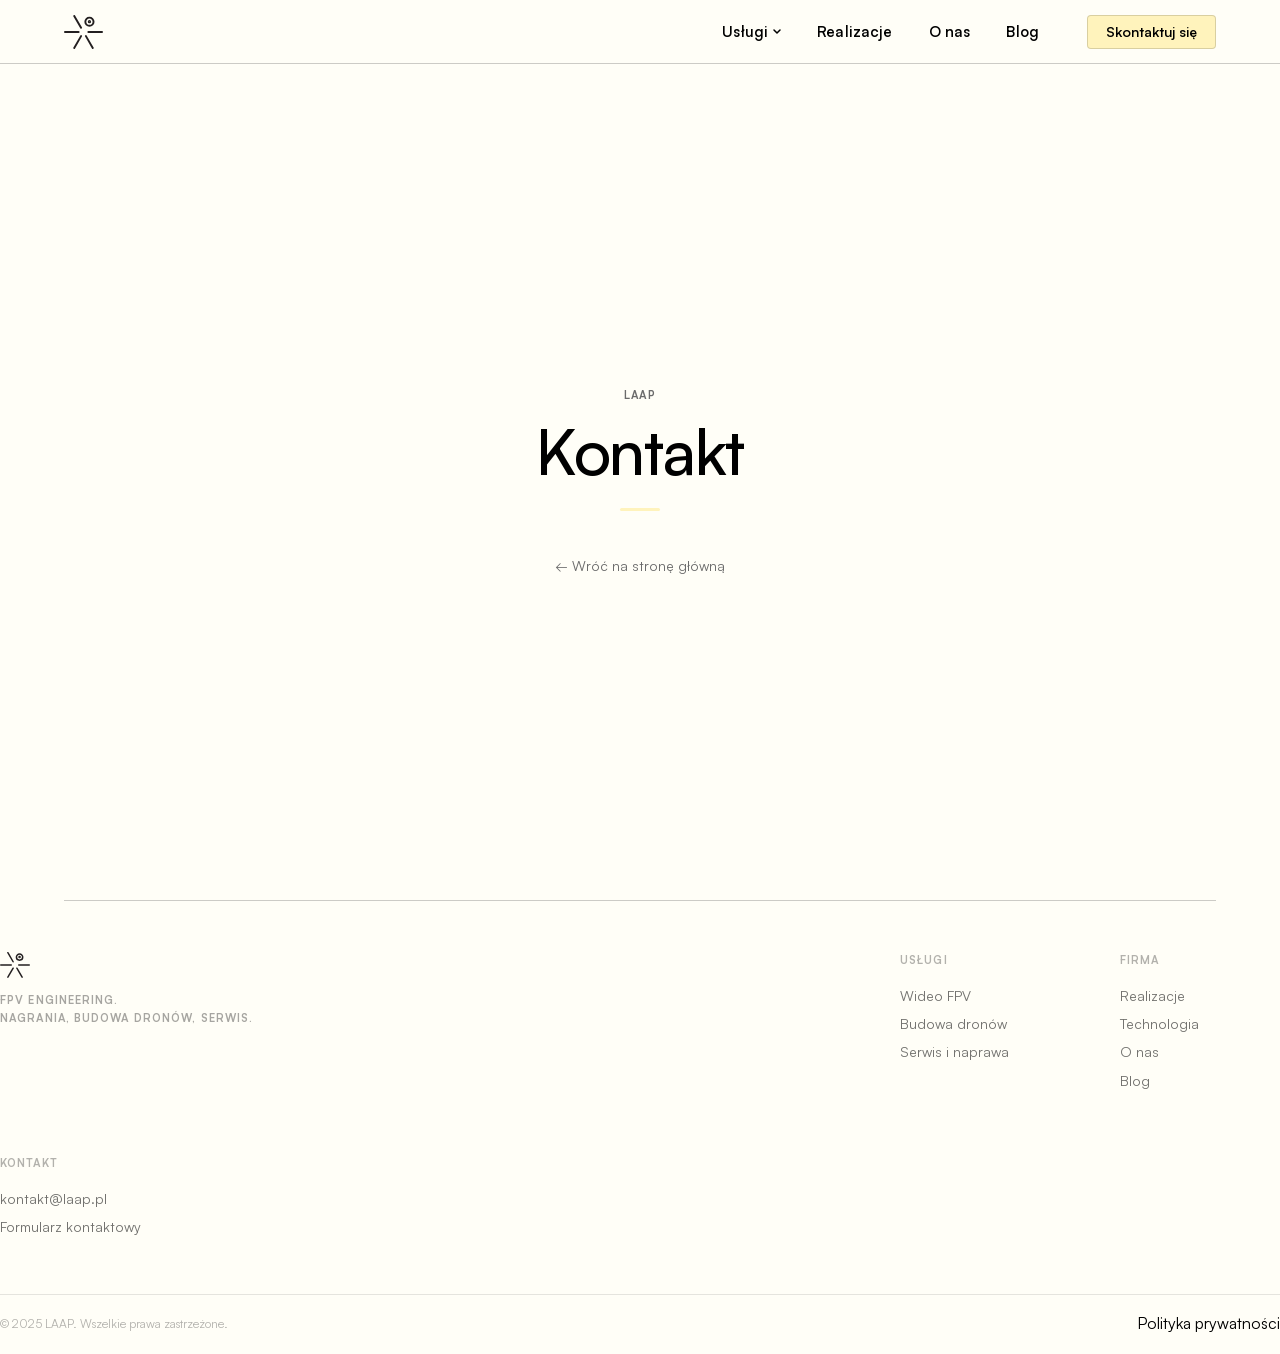
<file: pl/kontakt.html>
<!DOCTYPE html>
<html lang="pl">
<head>
  <meta charset="UTF-8" />
  <meta name="viewport" content="width=device-width, initial-scale=1.0" />
  <title>Kontakt - LAAP</title>
  <link rel="icon" type="image/svg+xml" href="../img/favicon.svg" />
  <link rel="icon" type="image/png" sizes="192x192" href="../img/favicon-192.png" />
  <link rel="apple-touch-icon" sizes="180x180" href="../img/favicon-180.png" />
  <link rel="stylesheet" href="../css/styles.css" />
</head>
<body>
  <!-- ========== NAV ========== -->
  <nav class="nav">
    <div class="nav__inner">
      <a class="nav__logo" href="index.html">
        <img src="../img/LAAP_logo_nav.svg" alt="LAAP" />
      </a>
      <ul class="nav__links">
        <li class="nav__dropdown">
          <span>Usługi</span>
          <div class="nav__dropdown-menu">
            <a href="wideo-fpv.html">Wideo FPV</a>
            <a href="budowa-dronow.html">Budowa dronów</a>
            <a href="serwis.html">Serwis i naprawa</a>
          </div>
        </li>
        <li><a href="realizacje.html">Realizacje</a></li>        <li><a href="o-nas.html">O nas</a></li>
        <li><a href="blog.html">Blog</a></li>
      </ul>
      <a class="nav__cta" href="kontakt.html">Skontaktuj się</a>
      <button class="nav__hamburger" aria-label="Menu">
        <span></span><span></span><span></span>
      </button>
    </div>
  </nav>
  <div class="nav__mobile">
    <ul class="nav__mobile-links">
      <li>
        <button class="nav__mobile-toggle">Usługi</button>
        <ul class="nav__mobile-sub">
          <li><a href="wideo-fpv.html">Wideo FPV</a></li>
          <li><a href="budowa-dronow.html">Budowa dronów</a></li>
          <li><a href="serwis.html">Serwis i naprawa</a></li>
        </ul>
      </li>
      <li><a href="realizacje.html">Realizacje</a></li>      <li><a href="o-nas.html">O nas</a></li>
      <li><a href="blog.html">Blog</a></li>
      <li><a href="kontakt.html">Kontakt</a></li>
    </ul>
    <div class="nav__mobile-cta">
      <a class="btn btn--filled" href="kontakt.html">Skontaktuj się</a>
    </div>
  </div>
  <div class="page-content">
    <div class="in-progress">
      <p class="in-progress__label">LAAP</p>
      <h1 class="in-progress__title">Kontakt</h1>
      <div class="in-progress__bar"></div>
      <a class="in-progress__back" href="index.html">← Wróć na stronę główną</a>
    </div>
  </div>
  <footer class="footer">
    <div class="footer__inner">
      <div class="footer__brand">
        <a class="footer__logo" href="index.html">
          <img src="../img/LAAP_logo_nav.svg" alt="LAAP" />
        </a>
        <p class="footer__tagline">FPV Engineering.<br>Nagrania, budowa dronów, serwis.</p>
      </div>
      <div class="footer__col">
        <p class="footer__col-heading">Usługi</p>
        <a class="footer__link" href="wideo-fpv.html">Wideo FPV</a>
        <a class="footer__link" href="budowa-dronow.html">Budowa dronów</a>
        <a class="footer__link" href="serwis.html">Serwis i naprawa</a>
      </div>
      <div class="footer__col">
        <p class="footer__col-heading">Firma</p>
        <a class="footer__link" href="realizacje.html">Realizacje</a>
        <a class="footer__link" href="technologia.html">Technologia</a>
        <a class="footer__link" href="o-nas.html">O nas</a>
        <a class="footer__link" href="blog.html">Blog</a>
      </div>
      <div class="footer__col">
        <p class="footer__col-heading">Kontakt</p>
        <a class="footer__link" href="mailto:kontakt@laap.pl">kontakt@laap.pl</a>
        <a class="footer__link" href="kontakt.html">Formularz kontaktowy</a>
      </div>
    </div>
    <div class="footer__bottom">
      <span class="footer__copy">© 2025 LAAP. Wszelkie prawa zastrzeżone.</span>
      <div class="footer__bottom-links"><a href="#">Polityka prywatności</a></div>
    </div>
  </footer>
  <script src="../js/main.js"></script>
</body>
</html>
</file>
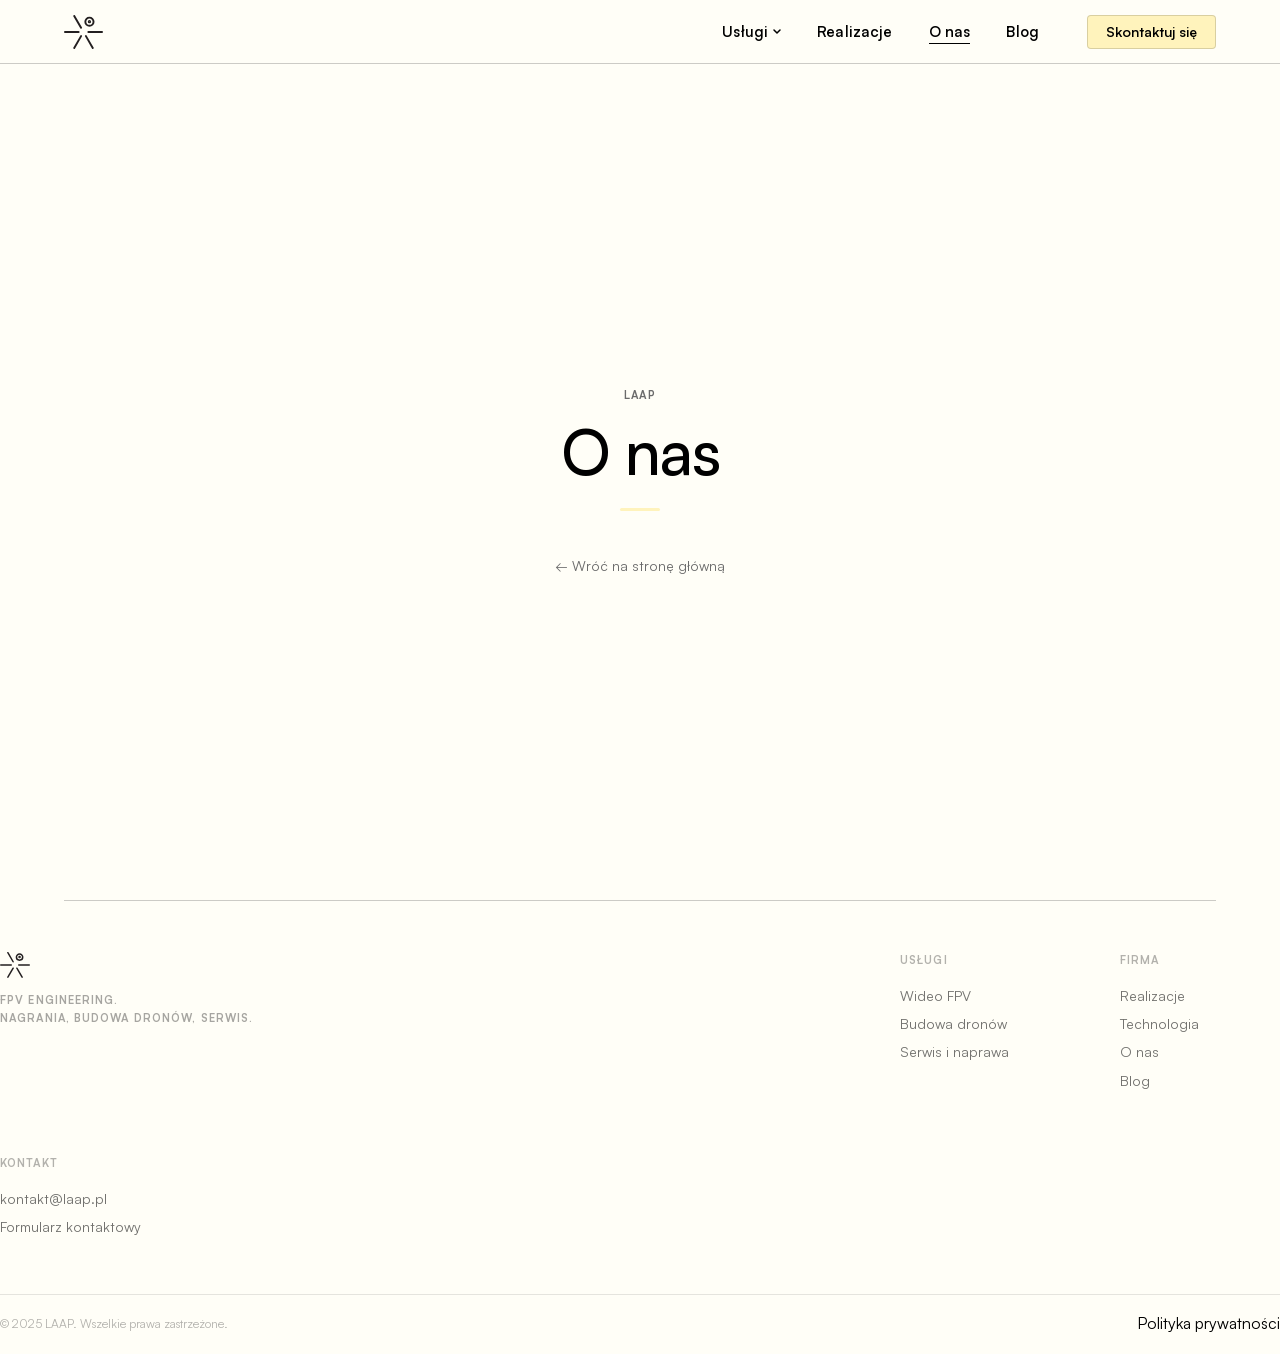
<file: pl/o-nas.html>
<!DOCTYPE html>
<html lang="pl">
<head>
  <meta charset="UTF-8" />
  <meta name="viewport" content="width=device-width, initial-scale=1.0" />
  <title>O nas - LAAP</title>
  <link rel="icon" type="image/svg+xml" href="../img/favicon.svg" />
  <link rel="icon" type="image/png" sizes="192x192" href="../img/favicon-192.png" />
  <link rel="apple-touch-icon" sizes="180x180" href="../img/favicon-180.png" />
  <link rel="stylesheet" href="../css/styles.css" />
</head>
<body>
  <!-- ========== NAV ========== -->
  <nav class="nav">
    <div class="nav__inner">
      <a class="nav__logo" href="index.html">
        <img src="../img/LAAP_logo_nav.svg" alt="LAAP" />
      </a>
      <ul class="nav__links">
        <li class="nav__dropdown">
          <span>Usługi</span>
          <div class="nav__dropdown-menu">
            <a href="wideo-fpv.html">Wideo FPV</a>
            <a href="budowa-dronow.html">Budowa dronów</a>
            <a href="serwis.html">Serwis i naprawa</a>
          </div>
        </li>
        <li><a href="realizacje.html">Realizacje</a></li>        <li><a href="o-nas.html">O nas</a></li>
        <li><a href="blog.html">Blog</a></li>
      </ul>
      <a class="nav__cta" href="kontakt.html">Skontaktuj się</a>
      <button class="nav__hamburger" aria-label="Menu">
        <span></span><span></span><span></span>
      </button>
    </div>
  </nav>
  <div class="nav__mobile">
    <ul class="nav__mobile-links">
      <li>
        <button class="nav__mobile-toggle">Usługi</button>
        <ul class="nav__mobile-sub">
          <li><a href="wideo-fpv.html">Wideo FPV</a></li>
          <li><a href="budowa-dronow.html">Budowa dronów</a></li>
          <li><a href="serwis.html">Serwis i naprawa</a></li>
        </ul>
      </li>
      <li><a href="realizacje.html">Realizacje</a></li>      <li><a href="o-nas.html">O nas</a></li>
      <li><a href="blog.html">Blog</a></li>
      <li><a href="kontakt.html">Kontakt</a></li>
    </ul>
    <div class="nav__mobile-cta">
      <a class="btn btn--filled" href="kontakt.html">Skontaktuj się</a>
    </div>
  </div>
  <div class="page-content">
    <div class="in-progress">
      <p class="in-progress__label">LAAP</p>
      <h1 class="in-progress__title">O nas</h1>
      <div class="in-progress__bar"></div>
      <a class="in-progress__back" href="index.html">← Wróć na stronę główną</a>
    </div>
  </div>
  <footer class="footer">
    <div class="footer__inner">
      <div class="footer__brand">
        <a class="footer__logo" href="index.html">
          <img src="../img/LAAP_logo_nav.svg" alt="LAAP" />
        </a>
        <p class="footer__tagline">FPV Engineering.<br>Nagrania, budowa dronów, serwis.</p>
      </div>
      <div class="footer__col">
        <p class="footer__col-heading">Usługi</p>
        <a class="footer__link" href="wideo-fpv.html">Wideo FPV</a>
        <a class="footer__link" href="budowa-dronow.html">Budowa dronów</a>
        <a class="footer__link" href="serwis.html">Serwis i naprawa</a>
      </div>
      <div class="footer__col">
        <p class="footer__col-heading">Firma</p>
        <a class="footer__link" href="realizacje.html">Realizacje</a>
        <a class="footer__link" href="technologia.html">Technologia</a>
        <a class="footer__link" href="o-nas.html">O nas</a>
        <a class="footer__link" href="blog.html">Blog</a>
      </div>
      <div class="footer__col">
        <p class="footer__col-heading">Kontakt</p>
        <a class="footer__link" href="mailto:kontakt@laap.pl">kontakt@laap.pl</a>
        <a class="footer__link" href="kontakt.html">Formularz kontaktowy</a>
      </div>
    </div>
    <div class="footer__bottom">
      <span class="footer__copy">© 2025 LAAP. Wszelkie prawa zastrzeżone.</span>
      <div class="footer__bottom-links"><a href="#">Polityka prywatności</a></div>
    </div>
  </footer>
  <script src="../js/main.js"></script>
</body>
</html>
</file>
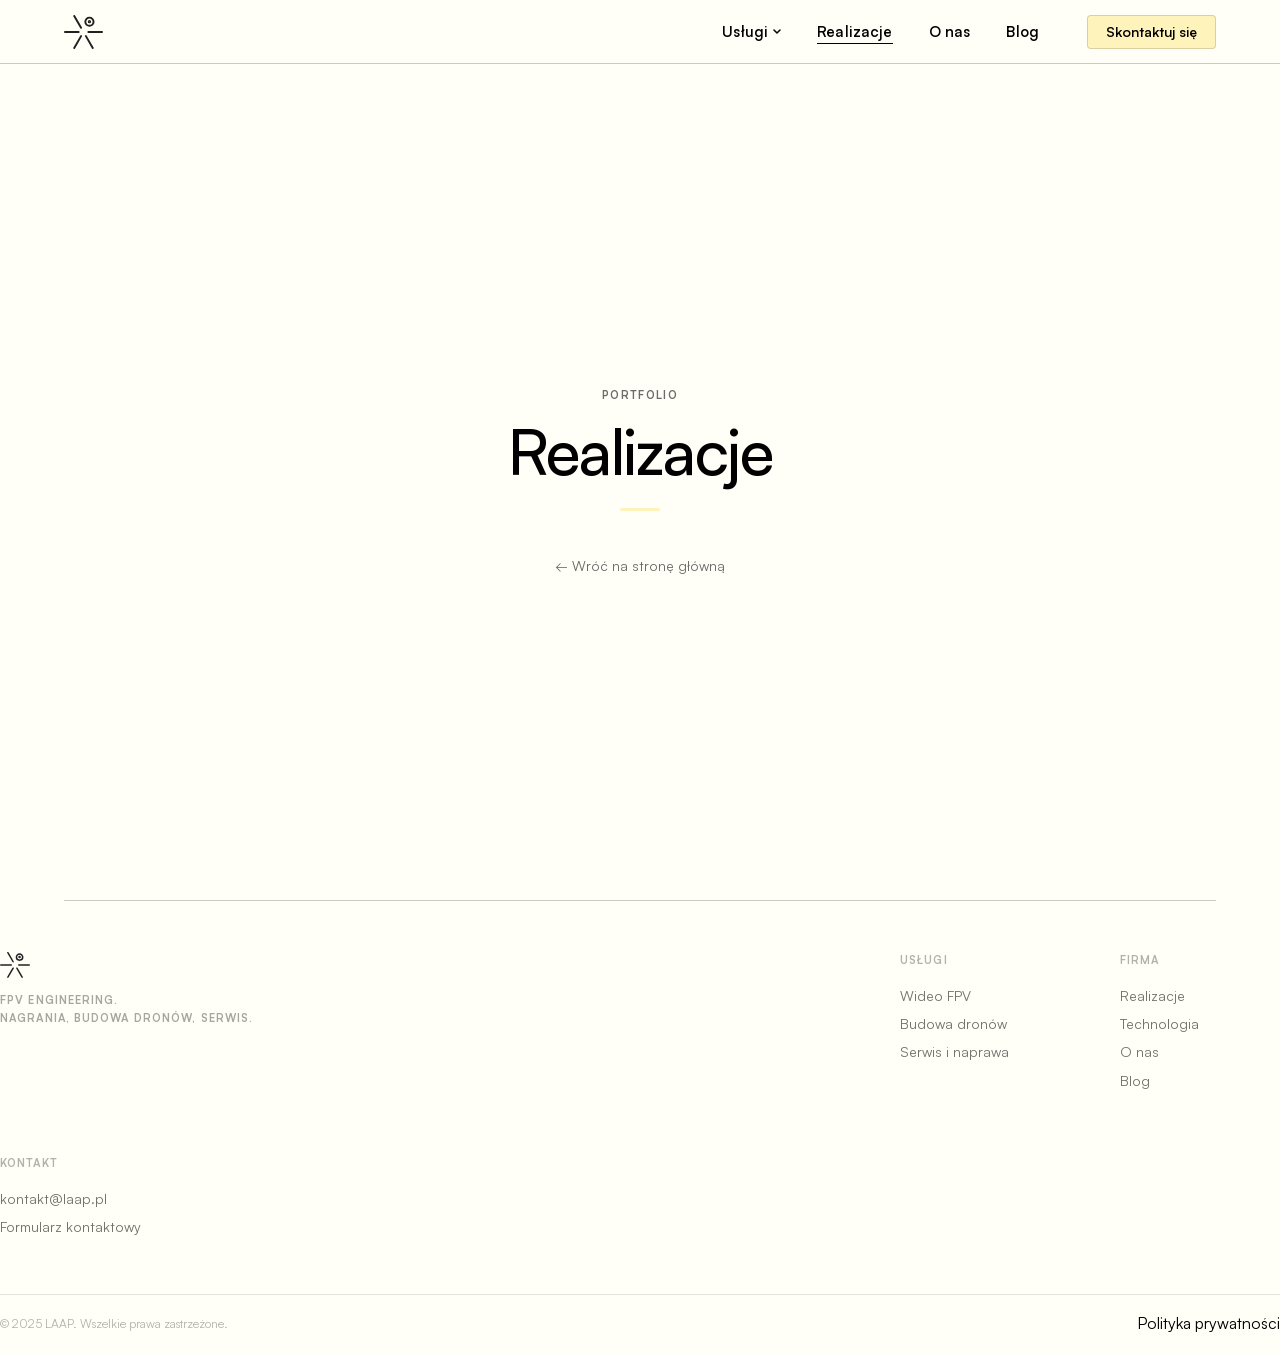
<file: pl/realizacje.html>
<!DOCTYPE html>
<html lang="pl">
<head>
  <meta charset="UTF-8" />
  <meta name="viewport" content="width=device-width, initial-scale=1.0" />
  <title>Realizacje - LAAP</title>
  <link rel="icon" type="image/svg+xml" href="../img/favicon.svg" />
  <link rel="icon" type="image/png" sizes="192x192" href="../img/favicon-192.png" />
  <link rel="apple-touch-icon" sizes="180x180" href="../img/favicon-180.png" />
  <link rel="stylesheet" href="../css/styles.css" />
</head>
<body>
  <!-- ========== NAV ========== -->
  <nav class="nav">
    <div class="nav__inner">
      <a class="nav__logo" href="index.html">
        <img src="../img/LAAP_logo_nav.svg" alt="LAAP" />
      </a>
      <ul class="nav__links">
        <li class="nav__dropdown">
          <span>Usługi</span>
          <div class="nav__dropdown-menu">
            <a href="wideo-fpv.html">Wideo FPV</a>
            <a href="budowa-dronow.html">Budowa dronów</a>
            <a href="serwis.html">Serwis i naprawa</a>
          </div>
        </li>
        <li><a href="realizacje.html">Realizacje</a></li>        <li><a href="o-nas.html">O nas</a></li>
        <li><a href="blog.html">Blog</a></li>
      </ul>
      <a class="nav__cta" href="kontakt.html">Skontaktuj się</a>
      <button class="nav__hamburger" aria-label="Menu">
        <span></span><span></span><span></span>
      </button>
    </div>
  </nav>
  <div class="nav__mobile">
    <ul class="nav__mobile-links">
      <li>
        <button class="nav__mobile-toggle">Usługi</button>
        <ul class="nav__mobile-sub">
          <li><a href="wideo-fpv.html">Wideo FPV</a></li>
          <li><a href="budowa-dronow.html">Budowa dronów</a></li>
          <li><a href="serwis.html">Serwis i naprawa</a></li>
        </ul>
      </li>
      <li><a href="realizacje.html">Realizacje</a></li>      <li><a href="o-nas.html">O nas</a></li>
      <li><a href="blog.html">Blog</a></li>
      <li><a href="kontakt.html">Kontakt</a></li>
    </ul>
    <div class="nav__mobile-cta">
      <a class="btn btn--filled" href="kontakt.html">Skontaktuj się</a>
    </div>
  </div>
  <div class="page-content">
    <div class="in-progress">
      <p class="in-progress__label">Portfolio</p>
      <h1 class="in-progress__title">Realizacje</h1>
      <div class="in-progress__bar"></div>
      <a class="in-progress__back" href="index.html">← Wróć na stronę główną</a>
    </div>
  </div>
  <footer class="footer">
    <div class="footer__inner">
      <div class="footer__brand">
        <a class="footer__logo" href="index.html">
          <img src="../img/LAAP_logo_nav.svg" alt="LAAP" />
        </a>
        <p class="footer__tagline">FPV Engineering.<br>Nagrania, budowa dronów, serwis.</p>
      </div>
      <div class="footer__col">
        <p class="footer__col-heading">Usługi</p>
        <a class="footer__link" href="wideo-fpv.html">Wideo FPV</a>
        <a class="footer__link" href="budowa-dronow.html">Budowa dronów</a>
        <a class="footer__link" href="serwis.html">Serwis i naprawa</a>
      </div>
      <div class="footer__col">
        <p class="footer__col-heading">Firma</p>
        <a class="footer__link" href="realizacje.html">Realizacje</a>
        <a class="footer__link" href="technologia.html">Technologia</a>
        <a class="footer__link" href="o-nas.html">O nas</a>
        <a class="footer__link" href="blog.html">Blog</a>
      </div>
      <div class="footer__col">
        <p class="footer__col-heading">Kontakt</p>
        <a class="footer__link" href="mailto:kontakt@laap.pl">kontakt@laap.pl</a>
        <a class="footer__link" href="kontakt.html">Formularz kontaktowy</a>
      </div>
    </div>
    <div class="footer__bottom">
      <span class="footer__copy">© 2025 LAAP. Wszelkie prawa zastrzeżone.</span>
      <div class="footer__bottom-links"><a href="#">Polityka prywatności</a></div>
    </div>
  </footer>
  <script src="../js/main.js"></script>
</body>
</html>
</file>
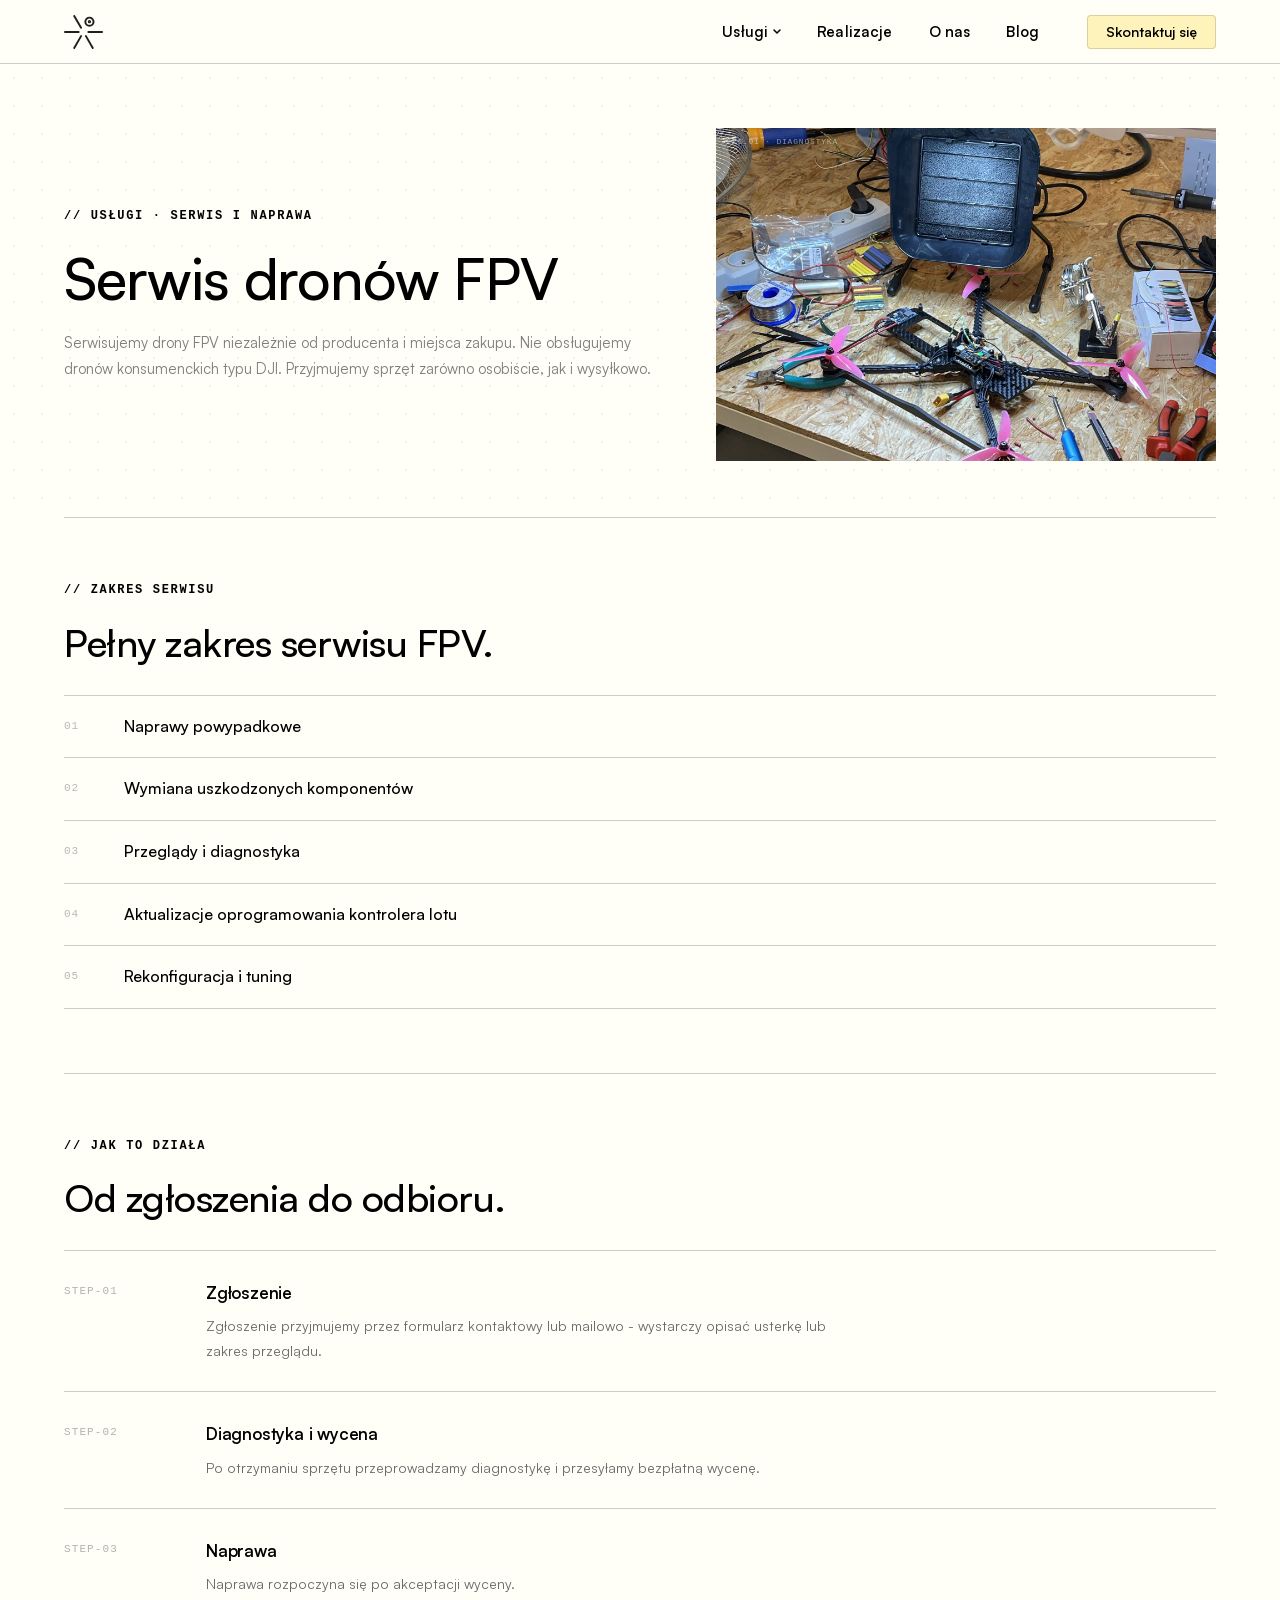
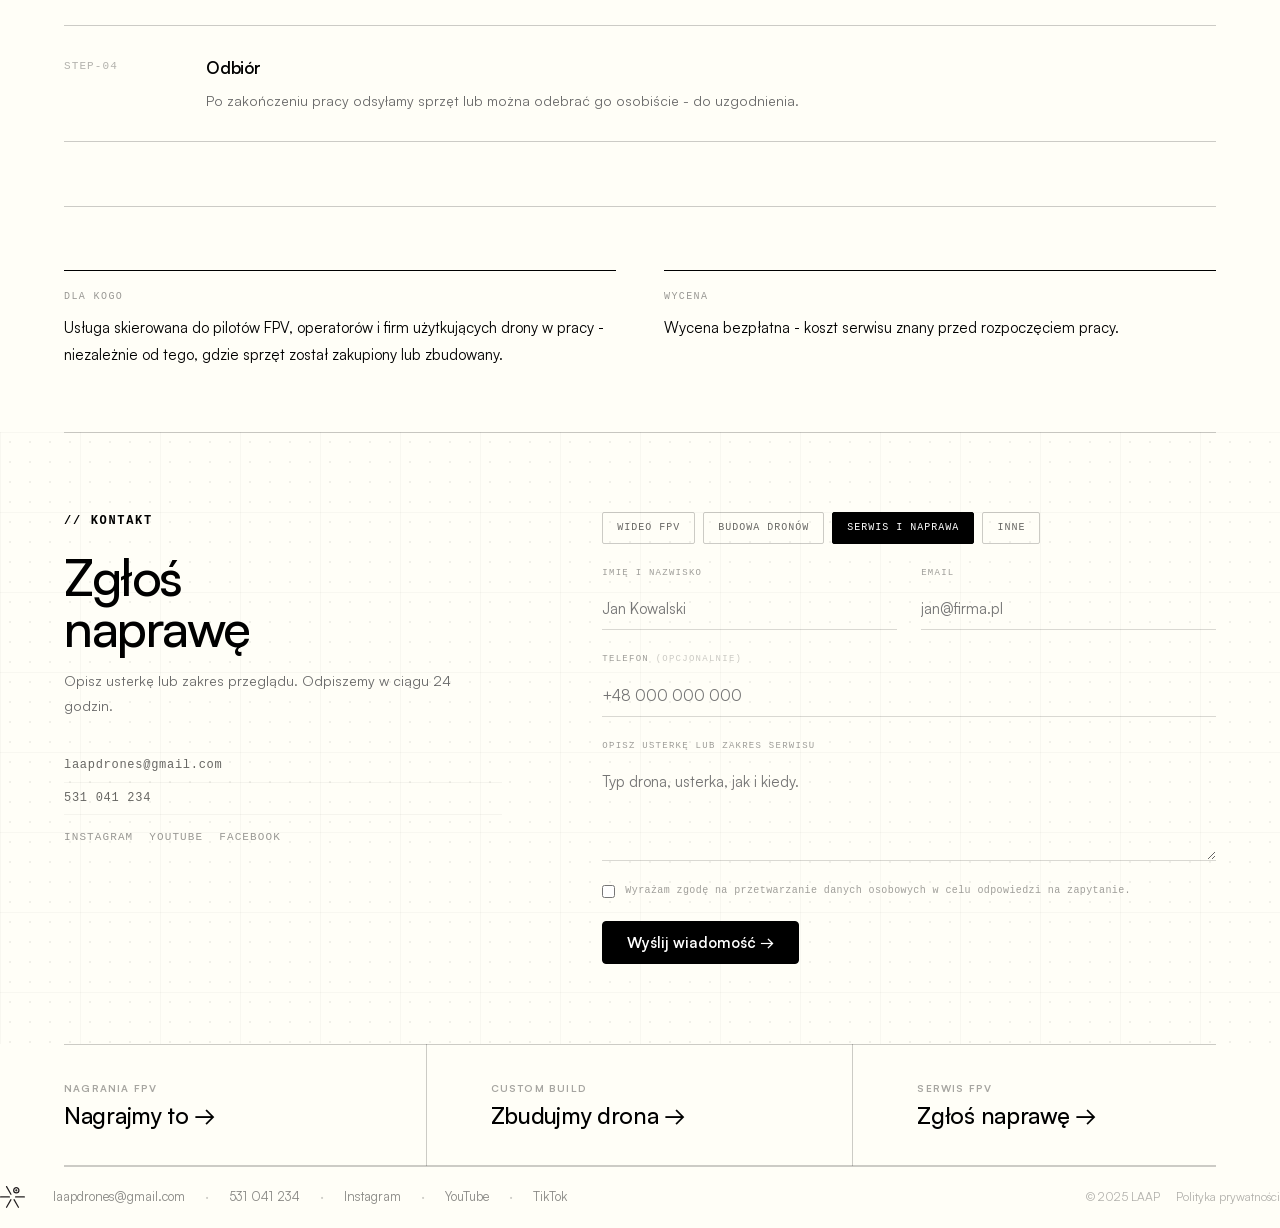
<file: pl/serwis.html>
<!DOCTYPE html>
<html lang="pl">
<head>
  <meta charset="UTF-8" />
  <meta name="viewport" content="width=device-width, initial-scale=1.0" />
  <title>Serwis i naprawa - LAAP</title>
  <meta name="description" content="Serwisujemy drony FPV niezależnie od producenta - diagnostyka, naprawy powypadkowe, wymiana komponentów, tuning. Bezpłatna wycena przed naprawą." />
  <link rel="icon" type="image/svg+xml" href="../img/favicon.svg" />
  <link rel="icon" type="image/png" sizes="192x192" href="../img/favicon-192.png" />
  <link rel="apple-touch-icon" sizes="180x180" href="../img/favicon-180.png" />
  <link rel="stylesheet" href="../css/styles.css" />
</head>
<body>
  <!-- ========== NAV ========== -->
  <nav class="nav">
    <div class="nav__inner">
      <a class="nav__logo" href="index.html">
        <img src="../img/LAAP_logo_nav.svg" alt="LAAP" />
      </a>
      <ul class="nav__links">
        <li class="nav__dropdown">
          <span>Usługi</span>
          <div class="nav__dropdown-menu">
            <a href="wideo-fpv.html">Wideo FPV</a>
            <a href="budowa-dronow.html">Budowa dronów</a>
            <a href="serwis.html">Serwis i naprawa</a>
          </div>
        </li>
        <li><a href="realizacje.html">Realizacje</a></li>        <li><a href="o-nas.html">O nas</a></li>
        <li><a href="blog.html">Blog</a></li>
      </ul>
      <a class="nav__cta" href="index.html#kontakt">Skontaktuj się</a>
      <button class="nav__hamburger" aria-label="Menu">
        <span></span><span></span><span></span>
      </button>
    </div>
  </nav>
  <div class="nav__mobile">
    <ul class="nav__mobile-links">
      <li>
        <button class="nav__mobile-toggle">Usługi</button>
        <ul class="nav__mobile-sub">
          <li><a href="wideo-fpv.html">Wideo FPV</a></li>
          <li><a href="budowa-dronow.html">Budowa dronów</a></li>
          <li><a href="serwis.html">Serwis i naprawa</a></li>
        </ul>
      </li>
      <li><a href="realizacje.html">Realizacje</a></li>      <li><a href="o-nas.html">O nas</a></li>
      <li><a href="blog.html">Blog</a></li>
      <li><a href="index.html#kontakt">Kontakt</a></li>
    </ul>
    <div class="nav__mobile-cta">
      <a class="btn btn--filled" href="index.html#kontakt">Skontaktuj się</a>
    </div>
  </div>
  <div class="page-content">

    <!-- ========== PAGE HERO ========== -->
    <section class="page-hero">
      <div class="inner page-hero__grid">
        <div class="page-hero__text">
          <p class="section__eyebrow">// Usługi · Serwis i naprawa</p>
          <h1 class="page-hero__title">Serwis dronów FPV</h1>
          <p class="page-hero__sub">Serwisujemy drony FPV niezależnie od producenta i miejsca zakupu. Nie obsługujemy dronów konsumenckich typu DJI. Przyjmujemy sprzęt zarówno osobiście, jak i wysyłkowo.</p>
        </div>
        <div class="page-hero__media">
          <div class="media-cell">
            <div class="media-bg" style="background-image:url('../img/serwis_dronow_fpv.jpg')"></div>
            <span class="media-fig">FIG.01 · DIAGNOSTYKA</span>
          </div>
        </div>
      </div>
    </section>

    <!-- ========== ZAKRES SERWISU ========== -->
    <section class="subpage-section">
      <div class="inner">
        <div class="subpage-section__head">
          <p class="section__eyebrow">// Zakres serwisu</p>
          <h2 class="section__title">Pełny zakres serwisu FPV.</h2>
        </div>
        <div class="scope-list">
          <div class="scope-item">
            <span class="scope-item__num">01</span>
            <span class="scope-item__text">Naprawy powypadkowe</span>
          </div>
          <div class="scope-item">
            <span class="scope-item__num">02</span>
            <span class="scope-item__text">Wymiana uszkodzonych komponentów</span>
          </div>
          <div class="scope-item">
            <span class="scope-item__num">03</span>
            <span class="scope-item__text">Przeglądy i diagnostyka</span>
          </div>
          <div class="scope-item">
            <span class="scope-item__num">04</span>
            <span class="scope-item__text">Aktualizacje oprogramowania kontrolera lotu</span>
          </div>
          <div class="scope-item">
            <span class="scope-item__num">05</span>
            <span class="scope-item__text">Rekonfiguracja i tuning</span>
          </div>
        </div>
      </div>
    </section>

    <!-- ========== JAK TO DZIAŁA ========== -->
    <section class="subpage-section">
      <div class="inner">
        <div class="subpage-section__head">
          <p class="section__eyebrow">// Jak to działa</p>
          <h2 class="section__title">Od zgłoszenia do odbioru.</h2>
        </div>
        <div class="process-steps">
          <div class="process-step">
            <span class="process-step__num">STEP-01</span>
            <div>
              <h3 class="process-step__title">Zgłoszenie</h3>
              <p class="process-step__text">Zgłoszenie przyjmujemy przez formularz kontaktowy lub mailowo - wystarczy opisać usterkę lub zakres przeglądu.</p>
            </div>
          </div>
          <div class="process-step">
            <span class="process-step__num">STEP-02</span>
            <div>
              <h3 class="process-step__title">Diagnostyka i wycena</h3>
              <p class="process-step__text">Po otrzymaniu sprzętu przeprowadzamy diagnostykę i przesyłamy bezpłatną wycenę.</p>
            </div>
          </div>
          <div class="process-step">
            <span class="process-step__num">STEP-03</span>
            <div>
              <h3 class="process-step__title">Naprawa</h3>
              <p class="process-step__text">Naprawa rozpoczyna się po akceptacji wyceny.</p>
            </div>
          </div>
          <div class="process-step">
            <span class="process-step__num">STEP-04</span>
            <div>
              <h3 class="process-step__title">Odbiór</h3>
              <p class="process-step__text">Po zakończeniu pracy odsyłamy sprzęt lub można odebrać go osobiście - do uzgodnienia.</p>
            </div>
          </div>
        </div>
      </div>
    </section>

    <!-- ========== DLA KOGO ========== -->
    <section class="subpage-section">
      <div class="inner">
        <div class="info-grid">
          <div class="info-col">
            <span class="info-col__label">Dla kogo</span>
            <p class="info-col__text">Usługa skierowana do pilotów FPV, operatorów i firm użytkujących drony w pracy - niezależnie od tego, gdzie sprzęt został zakupiony lub zbudowany.</p>
          </div>
          <div class="info-col">
            <span class="info-col__label">Wycena</span>
            <p class="info-col__text">Wycena bezpłatna - koszt serwisu znany przed rozpoczęciem pracy.</p>
          </div>
        </div>
      </div>
    </section>

    <!-- ========== KONTAKT ========== -->
    <section class="contact-section" id="kontakt">
      <div class="contact-section__inner inner">

        <div class="contact-section__left">
          <p class="section__eyebrow">// Kontakt</p>
          <h2 class="contact-section__title">Zgłoś<br>naprawę</h2>
          <p class="contact-section__sub">Opisz usterkę lub zakres przeglądu. Odpiszemy w ciągu 24 godzin.</p>
          <div class="contact-details">
            <a class="contact-detail-item" href="mailto:laapdrones@gmail.com">laapdrones@gmail.com</a>
            <a class="contact-detail-item" href="tel:+48531041234">531 041 234</a>
            <div class="contact-detail-social">
              <a href="https://www.instagram.com/laapdrones/" target="_blank" rel="noopener">Instagram</a>
              <a href="https://www.youtube.com/@laapdrones" target="_blank" rel="noopener">YouTube</a>
              <a href="https://www.facebook.com/people/Laap-Drones/61586005790576/" target="_blank" rel="noopener">Facebook</a>
            </div>
          </div>
        </div>

        <form class="contact-form" method="POST" action="https://formspree.io/f/XXXXXXXX">
          <div class="service-chips">
            <label class="service-chip"><input type="checkbox" name="usluga" value="Wideo FPV"> Wideo FPV</label>
            <label class="service-chip"><input type="checkbox" name="usluga" value="Budowa dronów"> Budowa dronów</label>
            <label class="service-chip"><input type="checkbox" name="usluga" value="Serwis i naprawa" checked> Serwis i naprawa</label>
            <label class="service-chip"><input type="checkbox" name="usluga" value="Inne"> Inne</label>
          </div>
          <div class="form-row">
            <div class="form-field">
              <label for="imie">Imię i nazwisko</label>
              <input type="text" id="imie" name="imie" placeholder="Jan Kowalski" required />
            </div>
            <div class="form-field">
              <label for="email">Email</label>
              <input type="email" id="email" name="email" placeholder="jan@firma.pl" required />
            </div>
          </div>
          <div class="form-field">
            <label for="tel">Telefon <span class="form-optional">(opcjonalnie)</span></label>
            <input type="tel" id="tel" name="telefon" placeholder="+48 000 000 000" />
          </div>
          <div class="form-field">
            <label for="wiadomosc">Opisz usterkę lub zakres serwisu</label>
            <textarea id="wiadomosc" name="wiadomosc" placeholder="Typ drona, usterka, jak i kiedy." required></textarea>
          </div>
          <div class="form-consent">
            <input type="checkbox" id="rodo" name="rodo" required />
            <label for="rodo">Wyrażam zgodę na przetwarzanie danych osobowych w celu odpowiedzi na zapytanie.</label>
          </div>
          <button type="submit" class="btn btn--filled">Wyślij wiadomość →</button>
        </form>

      </div>
    </section>

    <!-- ========== SMART CTA STRIP ========== -->
    <section class="cta-strip">
      <div class="cta-strip__inner inner">
        <a class="cta-strip__item" href="wideo-fpv.html">
          <span class="cta-strip__label">Nagrania FPV</span>
          <span class="cta-strip__title">Nagrajmy to →</span>
        </a>
        <a class="cta-strip__item" href="budowa-dronow.html">
          <span class="cta-strip__label">Custom build</span>
          <span class="cta-strip__title">Zbudujmy drona →</span>
        </a>
        <a class="cta-strip__item" href="index.html#kontakt">
          <span class="cta-strip__label">Serwis FPV</span>
          <span class="cta-strip__title">Zgłoś naprawę →</span>
        </a>
      </div>
    </section>

  </div>
  <footer class="footer footer--slim">
    <div class="footer__slim-bar inner">
      <a class="footer__logo" href="index.html">
        <img src="../img/LAAP_logo_nav.svg" alt="LAAP" />
      </a>
      <div class="footer__slim-links">
        <a href="mailto:laapdrones@gmail.com">laapdrones@gmail.com</a>
        <span class="footer__slim-sep">·</span>
        <a href="tel:+48531041234">531 041 234</a>
        <span class="footer__slim-sep">·</span>
        <a href="https://www.instagram.com/laapdrones/" target="_blank" rel="noopener">Instagram</a>
        <span class="footer__slim-sep">·</span>
        <a href="https://www.youtube.com/@laapdrones" target="_blank" rel="noopener">YouTube</a>
        <span class="footer__slim-sep">·</span>
        <a href="https://www.tiktok.com/@laapdrones" target="_blank" rel="noopener">TikTok</a>
      </div>
      <div class="footer__slim-copy">
        <span>© 2025 LAAP</span>
        <a href="#">Polityka prywatności</a>
      </div>
    </div>
  </footer>
  <script src="../js/main.js"></script>
</body>
</html>
</file>
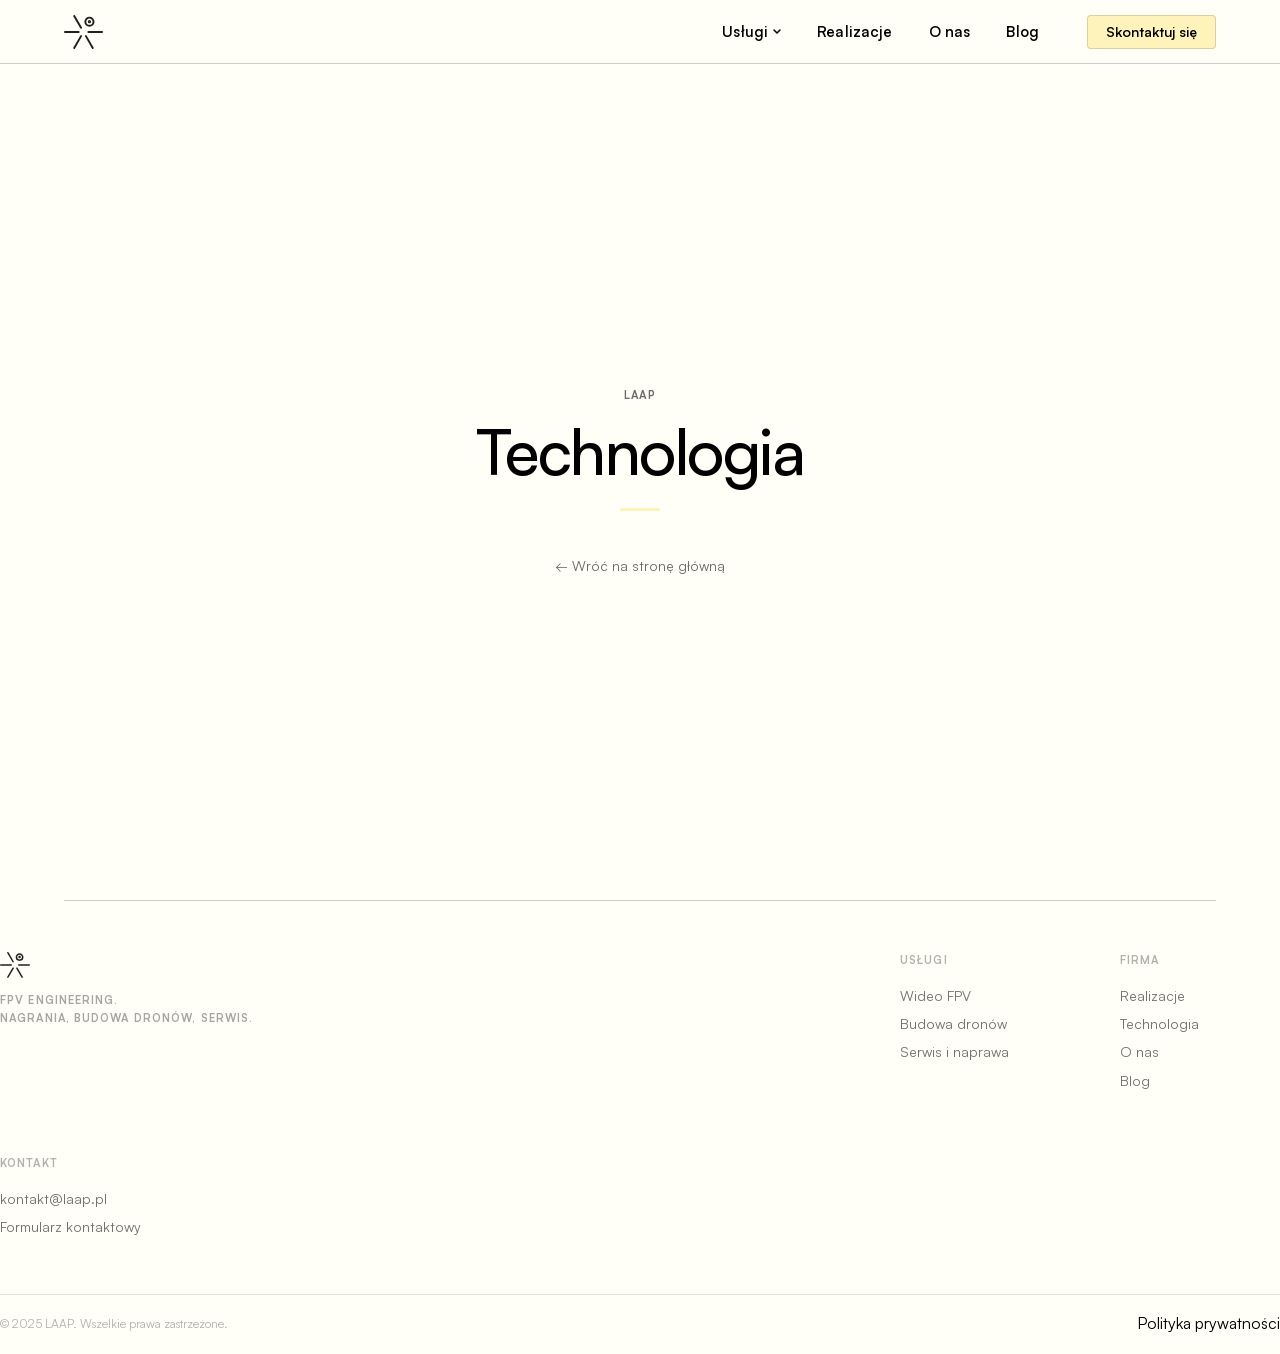
<file: pl/technologia.html>
<!DOCTYPE html>
<html lang="pl">
<head>
  <meta charset="UTF-8" />
  <meta name="viewport" content="width=device-width, initial-scale=1.0" />
  <title>Technologia - LAAP</title>
  <link rel="icon" type="image/svg+xml" href="../img/favicon.svg" />
  <link rel="icon" type="image/png" sizes="192x192" href="../img/favicon-192.png" />
  <link rel="apple-touch-icon" sizes="180x180" href="../img/favicon-180.png" />
  <link rel="stylesheet" href="../css/styles.css" />
</head>
<body>
  <!-- ========== NAV ========== -->
  <nav class="nav">
    <div class="nav__inner">
      <a class="nav__logo" href="index.html">
        <img src="../img/LAAP_logo_nav.svg" alt="LAAP" />
      </a>
      <ul class="nav__links">
        <li class="nav__dropdown">
          <span>Usługi</span>
          <div class="nav__dropdown-menu">
            <a href="wideo-fpv.html">Wideo FPV</a>
            <a href="budowa-dronow.html">Budowa dronów</a>
            <a href="serwis.html">Serwis i naprawa</a>
          </div>
        </li>
        <li><a href="realizacje.html">Realizacje</a></li>        <li><a href="o-nas.html">O nas</a></li>
        <li><a href="blog.html">Blog</a></li>
      </ul>
      <a class="nav__cta" href="kontakt.html">Skontaktuj się</a>
      <button class="nav__hamburger" aria-label="Menu">
        <span></span><span></span><span></span>
      </button>
    </div>
  </nav>
  <div class="nav__mobile">
    <ul class="nav__mobile-links">
      <li>
        <button class="nav__mobile-toggle">Usługi</button>
        <ul class="nav__mobile-sub">
          <li><a href="wideo-fpv.html">Wideo FPV</a></li>
          <li><a href="budowa-dronow.html">Budowa dronów</a></li>
          <li><a href="serwis.html">Serwis i naprawa</a></li>
        </ul>
      </li>
      <li><a href="realizacje.html">Realizacje</a></li>      <li><a href="o-nas.html">O nas</a></li>
      <li><a href="blog.html">Blog</a></li>
      <li><a href="kontakt.html">Kontakt</a></li>
    </ul>
    <div class="nav__mobile-cta">
      <a class="btn btn--filled" href="kontakt.html">Skontaktuj się</a>
    </div>
  </div>
  <div class="page-content">
    <div class="in-progress">
      <p class="in-progress__label">LAAP</p>
      <h1 class="in-progress__title">Technologia</h1>
      <div class="in-progress__bar"></div>
      <a class="in-progress__back" href="index.html">← Wróć na stronę główną</a>
    </div>
  </div>
  <footer class="footer">
    <div class="footer__inner">
      <div class="footer__brand">
        <a class="footer__logo" href="index.html">
          <img src="../img/LAAP_logo_nav.svg" alt="LAAP" />
        </a>
        <p class="footer__tagline">FPV Engineering.<br>Nagrania, budowa dronów, serwis.</p>
      </div>
      <div class="footer__col">
        <p class="footer__col-heading">Usługi</p>
        <a class="footer__link" href="wideo-fpv.html">Wideo FPV</a>
        <a class="footer__link" href="budowa-dronow.html">Budowa dronów</a>
        <a class="footer__link" href="serwis.html">Serwis i naprawa</a>
      </div>
      <div class="footer__col">
        <p class="footer__col-heading">Firma</p>
        <a class="footer__link" href="realizacje.html">Realizacje</a>
        <a class="footer__link" href="technologia.html">Technologia</a>
        <a class="footer__link" href="o-nas.html">O nas</a>
        <a class="footer__link" href="blog.html">Blog</a>
      </div>
      <div class="footer__col">
        <p class="footer__col-heading">Kontakt</p>
        <a class="footer__link" href="mailto:kontakt@laap.pl">kontakt@laap.pl</a>
        <a class="footer__link" href="kontakt.html">Formularz kontaktowy</a>
      </div>
    </div>
    <div class="footer__bottom">
      <span class="footer__copy">© 2025 LAAP. Wszelkie prawa zastrzeżone.</span>
      <div class="footer__bottom-links"><a href="#">Polityka prywatności</a></div>
    </div>
  </footer>
  <script src="../js/main.js"></script>
</body>
</html>
</file>
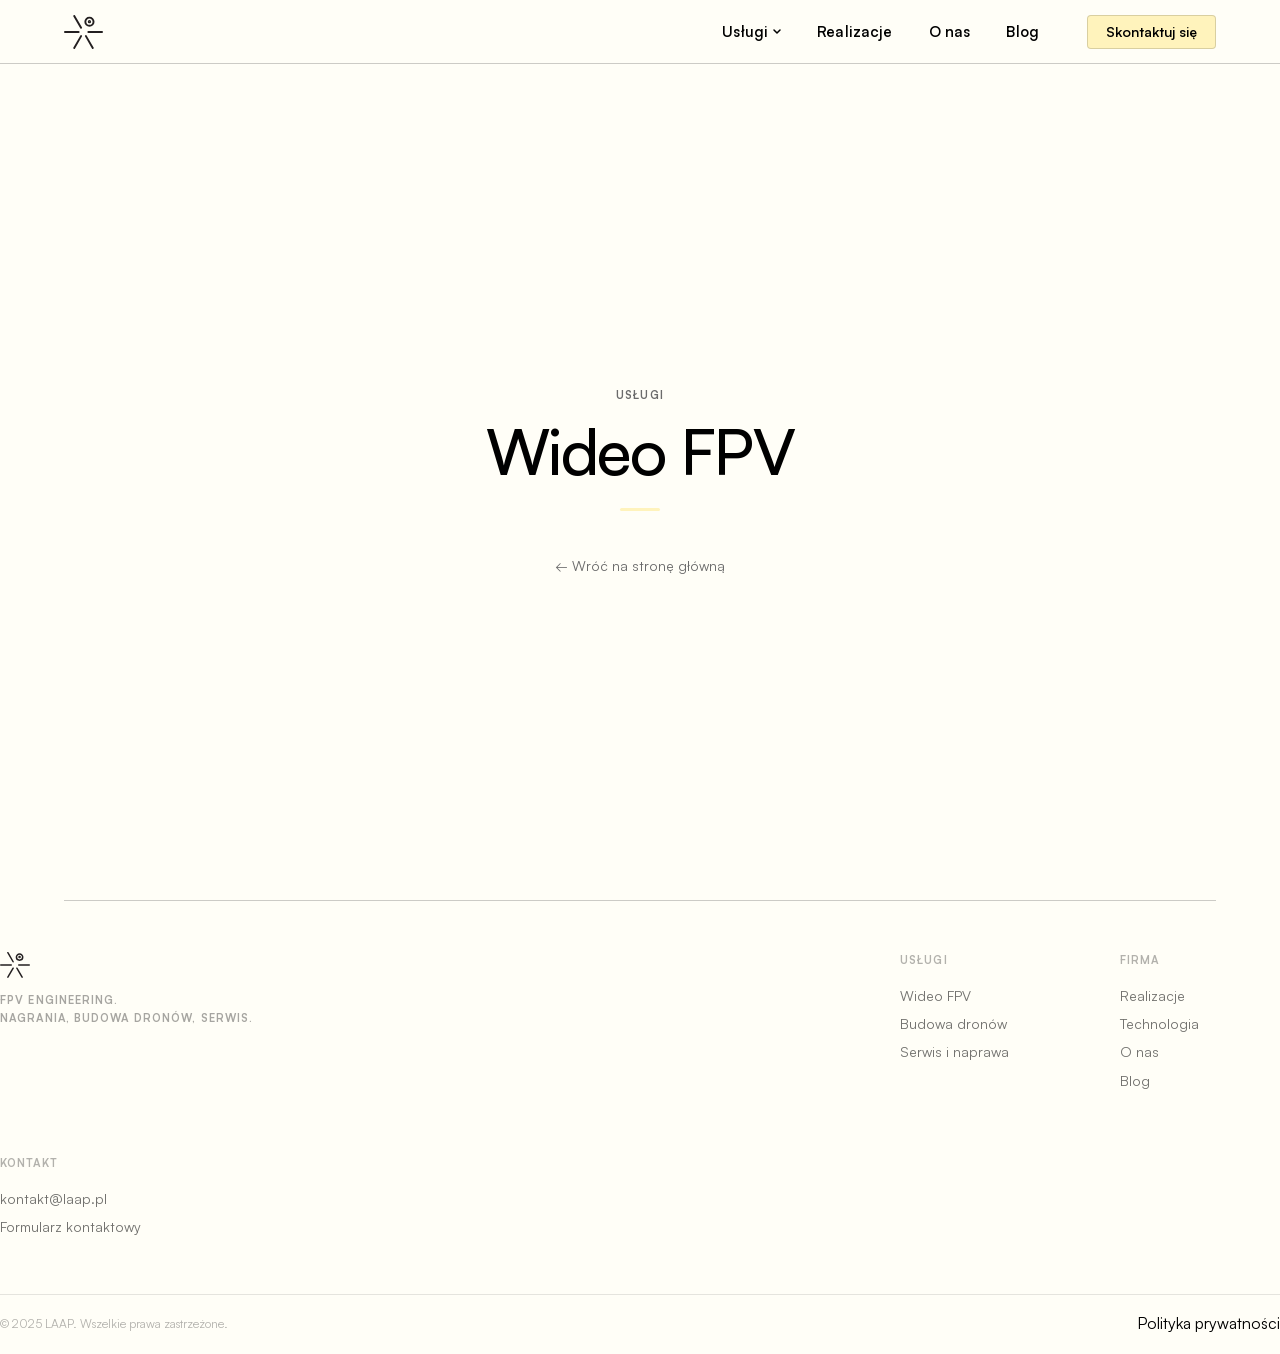
<file: pl/wideo-fpv.html>
<!DOCTYPE html>
<html lang="pl">
<head>
  <meta charset="UTF-8" />
  <meta name="viewport" content="width=device-width, initial-scale=1.0" />
  <title>Wideo FPV - LAAP</title>
  <link rel="icon" type="image/svg+xml" href="../img/favicon.svg" />
  <link rel="icon" type="image/png" sizes="192x192" href="../img/favicon-192.png" />
  <link rel="apple-touch-icon" sizes="180x180" href="../img/favicon-180.png" />
  <link rel="stylesheet" href="../css/styles.css" />
</head>
<body>
  <!-- ========== NAV ========== -->
  <nav class="nav">
    <div class="nav__inner">
      <a class="nav__logo" href="index.html">
        <img src="../img/LAAP_logo_nav.svg" alt="LAAP" />
      </a>
      <ul class="nav__links">
        <li class="nav__dropdown">
          <span>Usługi</span>
          <div class="nav__dropdown-menu">
            <a href="wideo-fpv.html">Wideo FPV</a>
            <a href="budowa-dronow.html">Budowa dronów</a>
            <a href="serwis.html">Serwis i naprawa</a>
          </div>
        </li>
        <li><a href="realizacje.html">Realizacje</a></li>        <li><a href="o-nas.html">O nas</a></li>
        <li><a href="blog.html">Blog</a></li>
      </ul>
      <a class="nav__cta" href="kontakt.html">Skontaktuj się</a>
      <button class="nav__hamburger" aria-label="Menu">
        <span></span><span></span><span></span>
      </button>
    </div>
  </nav>
  <div class="nav__mobile">
    <ul class="nav__mobile-links">
      <li>
        <button class="nav__mobile-toggle">Usługi</button>
        <ul class="nav__mobile-sub">
          <li><a href="wideo-fpv.html">Wideo FPV</a></li>
          <li><a href="budowa-dronow.html">Budowa dronów</a></li>
          <li><a href="serwis.html">Serwis i naprawa</a></li>
        </ul>
      </li>
      <li><a href="realizacje.html">Realizacje</a></li>      <li><a href="o-nas.html">O nas</a></li>
      <li><a href="blog.html">Blog</a></li>
      <li><a href="kontakt.html">Kontakt</a></li>
    </ul>
    <div class="nav__mobile-cta">
      <a class="btn btn--filled" href="kontakt.html">Skontaktuj się</a>
    </div>
  </div>
  <div class="page-content">
    <div class="in-progress">
      <p class="in-progress__label">Usługi</p>
      <h1 class="in-progress__title">Wideo FPV</h1>
      <div class="in-progress__bar"></div>
      <a class="in-progress__back" href="index.html">← Wróć na stronę główną</a>
    </div>
  </div>
  <footer class="footer">
    <div class="footer__inner">
      <div class="footer__brand">
        <a class="footer__logo" href="index.html">
          <img src="../img/LAAP_logo_nav.svg" alt="LAAP" />
        </a>
        <p class="footer__tagline">FPV Engineering.<br>Nagrania, budowa dronów, serwis.</p>
      </div>
      <div class="footer__col">
        <p class="footer__col-heading">Usługi</p>
        <a class="footer__link" href="wideo-fpv.html">Wideo FPV</a>
        <a class="footer__link" href="budowa-dronow.html">Budowa dronów</a>
        <a class="footer__link" href="serwis.html">Serwis i naprawa</a>
      </div>
      <div class="footer__col">
        <p class="footer__col-heading">Firma</p>
        <a class="footer__link" href="realizacje.html">Realizacje</a>
        <a class="footer__link" href="technologia.html">Technologia</a>
        <a class="footer__link" href="o-nas.html">O nas</a>
        <a class="footer__link" href="blog.html">Blog</a>
      </div>
      <div class="footer__col">
        <p class="footer__col-heading">Kontakt</p>
        <a class="footer__link" href="mailto:kontakt@laap.pl">kontakt@laap.pl</a>
        <a class="footer__link" href="kontakt.html">Formularz kontaktowy</a>
      </div>
    </div>
    <div class="footer__bottom">
      <span class="footer__copy">© 2025 LAAP. Wszelkie prawa zastrzeżone.</span>
      <div class="footer__bottom-links"><a href="#">Polityka prywatności</a></div>
    </div>
  </footer>
  <script src="../js/main.js"></script>
</body>
</html>
</file>
<file: css/styles.css>
/* =============================================
   LAAP — Design System v2
   Font: Satoshi (variable, local)
   BG: #ffffff | Accent: #FFF3BC | Gray: #6b6b6b
   Max-width: 1560px | Pad: 64px
   ============================================= */

@font-face {
  font-family: 'Satoshi';
  src: url('../fonts/Satoshi-Variable.woff2') format('woff2'),
       url('../fonts/Satoshi-Variable.woff') format('woff');
  font-weight: 100 900;
  font-style: normal;
  font-display: swap;
}
@font-face {
  font-family: 'Satoshi';
  src: url('../fonts/Satoshi-VariableItalic.woff2') format('woff2'),
       url('../fonts/Satoshi-VariableItalic.woff') format('woff');
  font-weight: 100 900;
  font-style: italic;
  font-display: swap;
}

*, *::before, *::after { box-sizing: border-box; margin: 0; padding: 0; }

:root {
  --black:      #000000;
  --white:      #ffffff;
  --bg:         #FFFEF7;
  --accent:     #FFF3BC;
  --gray:       #6b6b6b;
  --light:      #f5f5f3;
  --border:     rgba(0,0,0,0.2);
  --font:       'Satoshi', sans-serif;
  --nav-height: 64px;
  --pad-h:      64px;
  --max-w:      1560px;
}

html { scroll-behavior: smooth; }

body {
  font-family: var(--font);
  background: var(--bg);
  color: var(--black);
  font-size: 16px;
  line-height: 1.6;
  -webkit-font-smoothing: antialiased;
  overflow-x: hidden;
}

img { max-width: 100%; height: auto; display: block; }
a   { color: inherit; text-decoration: none; }

.inner {
  max-width: var(--max-w);
  margin-left: auto;
  margin-right: auto;
  padding-left: var(--pad-h);
  padding-right: var(--pad-h);
}

/* =============================================
   NAV — white, black border
   ============================================= */

.nav {
  position: fixed;
  top: 0; left: 0; right: 0;
  z-index: 1000;
  background: var(--bg);
  border-bottom: 1px solid rgba(0,0,0,0.2);
  height: var(--nav-height);
}

.nav__inner {
  max-width: var(--max-w);
  margin: 0 auto;
  padding: 0 var(--pad-h);
  height: 100%;
  display: flex;
  align-items: center;
  gap: 48px;
}

.nav__logo img {
  height: 34px;
  display: block;
  flex-shrink: 0;
}

.nav__links {
  display: flex;
  align-items: center;
  gap: 36px;
  list-style: none;
  margin-left: auto;
}

.nav__links a,
.nav__dropdown > span {
  font-family: var(--font);
  color: var(--black);
  font-size: 15px;
  font-weight: 600;
  cursor: pointer;
  letter-spacing: 0.01em;
  transition: opacity 0.15s;
}
.nav__links a:hover       { opacity: 0.45; }
.nav__dropdown:hover > span { opacity: 0.45; }
.nav__links .active > a { border-bottom: 1.5px solid var(--black); padding-bottom: 2px; }

.nav__dropdown > span {
  display: inline-flex; align-items: center; gap: 5px;
}
.nav__dropdown > span::after {
  content: '';
  display: inline-block;
  width: 8px; height: 5px;
  background-image: url("data:image/svg+xml,%3Csvg xmlns='http://www.w3.org/2000/svg' viewBox='0 0 8 5' fill='none'%3E%3Cpath d='M1 1l3 3 3-3' stroke='%23000' stroke-width='1.5' stroke-linecap='round' stroke-linejoin='round'/%3E%3C/svg%3E");
  background-repeat: no-repeat;
  background-size: contain;
  transition: transform 0.2s;
}
.nav__dropdown:hover > span::after { transform: rotate(180deg); }

.nav__dropdown { position: relative; }
.nav__dropdown::after {
  content: ''; position: absolute;
  top: 100%; left: -16px; right: -16px; height: 16px;
}
.nav__dropdown-menu {
  display: none;
  position: absolute; top: calc(100% + 8px); left: -16px;
  background: var(--bg);
  border: 1.5px solid var(--black);
  min-width: 210px;
  padding: 6px 0;
  box-shadow: 0 8px 24px rgba(0,0,0,0.06);
}
.nav__dropdown:hover .nav__dropdown-menu { display: block; }
.nav__dropdown-menu a {
  display: block; padding: 12px 20px;
  font-size: 14px; font-weight: 500;
  opacity: 0.7; transition: opacity 0.12s, background 0.12s;
}
.nav__dropdown-menu a:hover { opacity: 1; background: var(--light); }

.nav__cta {
  display: inline-flex; align-items: center;
  font-family: var(--font);
  font-size: 14px; font-weight: 600;
  background: var(--accent);
  color: var(--black);
  border: 1.5px solid rgba(0,0,0,0.15);
  border-radius: 4px;
  padding: 9px 18px;
  line-height: 1;
  transition: background 0.15s;
  white-space: nowrap;
}
.nav__cta:hover { background: #f5e88a; }

.nav__hamburger {
  display: none; flex-direction: column; gap: 5px;
  cursor: pointer; background: none; border: none; padding: 4px;
}
.nav__hamburger span {
  display: block; width: 24px; height: 1.5px;
  background: var(--black); transition: all 0.3s;
}
.nav__hamburger.open span:nth-child(1) { transform: translateY(6.5px) rotate(45deg); }
.nav__hamburger.open span:nth-child(2) { opacity: 0; }
.nav__hamburger.open span:nth-child(3) { transform: translateY(-6.5px) rotate(-45deg); }

.nav__mobile {
  display: none; position: fixed;
  top: var(--nav-height); left: 0; right: 0; bottom: 0;
  background: var(--bg); z-index: 999;
  padding: 32px var(--pad-h); overflow-y: auto;
  border-top: 1px solid var(--border);
}
.nav__mobile.open { display: block; }
.nav__mobile-links { list-style: none; }
.nav__mobile-links li { border-bottom: 1px solid var(--border); }
.nav__mobile-links a,
.nav__mobile-toggle {
  display: block; color: var(--black);
  font-size: 26px; font-weight: 300;
  padding: 16px 0; cursor: pointer;
  background: none; border: none;
  font-family: var(--font); width: 100%; text-align: left;
}
.nav__mobile-sub { list-style: none; padding-left: 20px; display: none; }
.nav__mobile-sub.open { display: block; }
.nav__mobile-sub a { font-size: 20px; padding: 12px 0; opacity: 0.6; }

/* =============================================
   PAGE CONTENT
   ============================================= */

.page-content { padding-top: var(--nav-height); }

/* =============================================
   HERO — full-width typographic
   ============================================= */

.hero {
  background: var(--bg);
  background-image: radial-gradient(circle, rgba(0,0,0,0.055) 1px, transparent 1px);
  background-size: 28px 28px;
}

/* Main content area */
.hero__main {
  position: relative;
  padding: 56px var(--pad-h) 52px;
  max-width: var(--max-w);
  margin: 0 auto;
  width: 100%;
  display: flex;
  flex-direction: column;
  justify-content: center;
}

/* Corner annotations — real technical data */
.hero__anno {
  position: absolute;
  font-family: 'Courier New', monospace;
  font-size: 9px; font-weight: 400;
  letter-spacing: 0.12em; text-transform: uppercase;
  color: rgba(0,0,0,0.28); line-height: 1.6;
}
.hero__anno--tl { top: 28px; left: var(--pad-h); }
.hero__anno--tr { top: 28px; right: var(--pad-h); text-align: right; }
.hero__anno--bl { bottom: 28px; left: var(--pad-h); }
.hero__anno--br { bottom: 28px; right: var(--pad-h); text-align: right; }

/* Crosshair */
.hero__crosshair {
  position: absolute;
  top: 28px; left: calc(var(--pad-h) + 120px);
  width: 18px; height: 18px;
  opacity: 0.18;
}

/* Eyebrow */
.hero__eyebrow {
  font-family: 'Courier New', monospace;
  font-size: 10px; font-weight: 400;
  letter-spacing: 0.14em; text-transform: uppercase;
  color: rgba(0,0,0,0.38);
  margin-bottom: 24px;
}

/* Big title */
.hero__title {
  font-size: clamp(40px, 5.6vw, 86px);
  font-weight: 500;
  line-height: 1.1;
  letter-spacing: -2px;
  color: var(--black);
  margin-bottom: 28px;
  max-width: 1300px;
}

/* Subtitle */
.hero__sub {
  font-size: 15px; line-height: 1.7;
  color: rgba(0,0,0,0.45);
  max-width: 680px;
  margin-bottom: 40px;
  font-weight: 400;
}

/* CTAs */
.hero__ctas {
  display: flex; align-items: center;
  gap: 24px; flex-wrap: wrap;
}

/* Secondary CTA in hero — outlined */
.hero__link {
  font-family: var(--font);
  font-size: 15px; font-weight: 600;
  letter-spacing: 0;
  color: var(--black);
  display: inline-flex; align-items: center; gap: 6px;
  border: 1.5px solid var(--black);
  padding: 13px 24px;
  border-radius: 4px;
  line-height: 1;
  transition: background 0.15s, color 0.15s;
}
.hero__link:hover { background: var(--black); color: var(--white); }

/* Bottom technical line */
.hero__techline {
  position: absolute;
  bottom: 28px; left: var(--pad-h); right: var(--pad-h);
  font-family: 'Courier New', monospace;
  font-size: 9px; font-weight: 400;
  letter-spacing: 0.1em; text-transform: uppercase;
  color: rgba(0,0,0,0.22);
  display: flex; justify-content: space-between;
  border-top: 1px solid rgba(0,0,0,0.07);
  padding-top: 10px;
}

/* =============================================
   HERO REEL — scrollable, pod nagłówkiem
   ============================================= */

.hero__reel {
  margin: 28px 0 32px;
}

.hero__reel-label {
  font-family: 'Courier New', monospace;
  font-size: 10px; letter-spacing: 0.14em;
  text-transform: uppercase;
  color: rgba(0,0,0,0.4);
  display: block; margin-bottom: 14px;
}

.hero__reel-scroll {
  display: flex; gap: 12px;
  overflow-x: auto;
  scroll-snap-type: x mandatory;
  scrollbar-width: none; cursor: grab;
  padding-bottom: 4px;
}
.hero__reel-scroll:active { cursor: grabbing; }
.hero__reel-scroll::-webkit-scrollbar { display: none; }

.hero__reel-card {
  flex: 0 0 230px;
  scroll-snap-align: start;
  text-decoration: none; color: var(--black);
  display: block;
}

.hero__reel-img {
  height: 138px;
  background-size: cover; background-position: center;
  margin-bottom: 10px;
  border-radius: 2px;
  transition: opacity 0.2s;
}
.hero__reel-card:hover .hero__reel-img { opacity: 0.88; }

.hero__reel-info { display: flex; flex-direction: column; gap: 4px; }

.hero__reel-fig {
  font-family: 'Courier New', monospace;
  font-size: 8px; letter-spacing: 0.1em;
  text-transform: uppercase;
  color: rgba(0,0,0,0.38);
}

.hero__reel-title {
  font-size: 13px; font-weight: 500;
  color: var(--black); line-height: 1.3;
}

/* =============================================
   HERO REALIZACJE STRIP — scrollable (legacy)
   ============================================= */

.hero__realizacje {
  border-top: 1px solid rgba(0,0,0,0.1);
  padding-bottom: 0;
}

.hero__real-header {
  display: flex; align-items: center;
  justify-content: space-between;
  padding: 14px var(--pad-h);
  max-width: var(--max-w);
  margin: 0 auto;
}

.hero__real-label {
  font-family: 'Courier New', monospace;
  font-size: 10px; font-weight: 400;
  letter-spacing: 0.14em; text-transform: uppercase;
  color: rgba(0,0,0,0.4);
}

.hero__real-link {
  font-family: 'Courier New', monospace;
  font-size: 10px; font-weight: 400;
  letter-spacing: 0.12em; text-transform: uppercase;
  color: rgba(0,0,0,0.65);
  display: inline-flex; align-items: center; gap: 6px;
  border: 1px solid rgba(0,0,0,0.25);
  padding: 5px 10px;
  border-radius: 2px;
  transition: color 0.15s, border-color 0.15s, background 0.15s;
}
.hero__real-link:hover { color: var(--black); border-color: var(--black); background: var(--accent); }

.hero__real-scroll {
  display: flex;
  gap: 8px;
  overflow-x: auto;
  scroll-snap-type: x mandatory;
  scrollbar-width: none;
  padding: 0 var(--pad-h) 20px;
  max-width: var(--max-w);
  margin: 0 auto;
  -webkit-overflow-scrolling: touch;
  cursor: grab;
}
.hero__real-scroll:active { cursor: grabbing; }
.hero__real-scroll::-webkit-scrollbar { display: none; }

.hero__real-card {
  flex: 0 0 240px;
  scroll-snap-align: start;
  position: relative;
  aspect-ratio: 16/9;
  overflow: hidden;
  border-radius: 3px;
  background: var(--light);
  display: block;
  text-decoration: none;
  border: 1px solid rgba(0,0,0,0.08);
}

.hero__real-card__img {
  position: absolute; inset: 0;
  background-size: cover; background-position: center;
  transition: transform 0.5s ease;
}
.hero__real-card:hover .hero__real-card__img { transform: scale(1.05); }

.hero__real-card__fig {
  position: absolute; top: 8px; left: 10px;
  font-family: 'Courier New', monospace;
  font-size: 8px; letter-spacing: 0.1em; text-transform: uppercase;
  color: rgba(255,255,255,0.5); z-index: 2;
}

.hero__real-card__overlay {
  position: absolute; inset: 0;
  background: linear-gradient(to top, rgba(0,0,0,0.6) 0%, transparent 55%);
}

.hero__real-card__info {
  position: absolute; bottom: 0; left: 0; right: 0;
  padding: 10px 12px 9px; z-index: 2;
}
.hero__real-card__type {
  font-family: 'Courier New', monospace;
  font-size: 8px; letter-spacing: 0.1em; text-transform: uppercase;
  color: rgba(255,255,255,0.45); display: block; margin-bottom: 2px;
}
.hero__real-card__title {
  font-size: 12px; font-weight: 500;
  color: var(--white); line-height: 1.3;
}

/* =============================================
   BUTTONS
   ============================================= */

.btn {
  display: inline-flex; align-items: center; gap: 8px;
  font-family: var(--font);
  font-size: 15px; font-weight: 600;
  cursor: pointer; border-radius: 4px;
  padding: 13px 24px; line-height: 1;
  white-space: nowrap;
  border: 1.5px solid transparent;
  transition: background 0.18s, color 0.18s, border-color 0.18s;
}

/* Yellow primary — used sparingly as main CTA */
.btn--primary {
  background: var(--accent);
  color: var(--black);
  border-color: rgba(0,0,0,0.2);
}
.btn--primary:hover { background: #f5e88a; }

/* White — on dark backgrounds */
.btn--white {
  background: var(--white);
  color: var(--black);
  border-color: var(--white);
}
.btn--white:hover { background: rgba(255,255,255,0.88); }

/* Black filled */
.btn--filled {
  background: var(--black);
  color: var(--white);
  border-color: var(--black);
}
.btn--filled:hover { background: #1a1a1a; }

/* Outline */
.btn--outline {
  background: transparent;
  color: var(--black);
  border-color: var(--black);
}
.btn--outline:hover { background: var(--black); color: var(--white); }

.btn--sm { font-size: 13px; padding: 9px 16px; }

/* Arrow text links */
.link-arrow {
  display: inline-flex; align-items: center; gap: 5px;
  font-size: 14px; font-weight: 600;
  color: var(--black); transition: gap 0.2s;
}
.link-arrow:hover { gap: 9px; }
.link-arrow--light {
  color: rgba(255,255,255,0.65);
}
.link-arrow--light:hover { color: var(--white); gap: 9px; }

/* =============================================
   SHARED SECTION
   ============================================= */

.section__eyebrow {
  font-family: 'Courier New', monospace;
  font-size: 12px; font-weight: 700;
  letter-spacing: 0.14em; text-transform: uppercase;
  color: var(--black); margin-bottom: 20px;
}

/* Technical annotation — inline metadata */
.tech-tag {
  display: inline-flex; align-items: center; gap: 6px;
  font-family: 'Courier New', monospace;
  font-size: 9px; font-weight: 400;
  letter-spacing: 0.12em; text-transform: uppercase;
  color: rgba(0,0,0,0.3);
}
.tech-tag::before {
  content: '';
  display: inline-block;
  width: 4px; height: 4px;
  border: 1px solid currentColor;
  border-radius: 50%;
  flex-shrink: 0;
}

/* FIG label on cards */
.fig-label {
  font-family: 'Courier New', monospace;
  font-size: 9px; font-weight: 400;
  letter-spacing: 0.1em; text-transform: uppercase;
  color: rgba(255,255,255,0.45);
}

.section__title {
  font-size: clamp(28px, 3vw, 48px);
  font-weight: 500; line-height: 1.1;
  letter-spacing: -0.5px; margin-bottom: 0;
}

/* =============================================
   SERVICES — numbered editorial rows
   ============================================= */

.services-section { padding: 80px 0 0; }
.services-section > .inner { margin-bottom: 32px; }

.services-list { display: flex; flex-direction: column; }

.service-row {
  display: grid;
  grid-template-columns: 64px 1fr auto;
  gap: 40px;
  padding: 48px 0;
  border-top: 1px solid var(--border);
  align-items: start;
}
.service-row:last-child { border-bottom: 1px solid var(--border); }

.service-row__num {
  font-size: 12px; font-weight: 700;
  letter-spacing: 0.1em; color: rgba(0,0,0,0.22);
  padding-top: 6px; text-transform: uppercase;
}

.service-row__title {
  font-size: clamp(22px, 2.2vw, 32px);
  font-weight: 500; letter-spacing: -0.3px;
  margin-bottom: 10px; line-height: 1.15;
}

.service-row__text {
  font-size: 15px; line-height: 1.75;
  color: var(--gray); max-width: 560px;
}

/* Process strip — waypoint notation */
.service-process {
  display: flex; align-items: center;
  gap: 0; flex-wrap: wrap;
  margin-top: 20px;
  padding-top: 16px;
  border-top: 1px solid var(--border);
}
.process-wpt {
  display: flex; flex-direction: column; gap: 2px;
  padding: 0 12px 0 0;
}
.process-wpt:first-child { padding-left: 0; }
.process-wpt__id {
  font-family: 'Courier New', monospace;
  font-size: 8px; font-weight: 400;
  letter-spacing: 0.12em; text-transform: uppercase;
  color: rgba(0,0,0,0.3);
}
.process-wpt__name {
  font-size: 12px; font-weight: 600;
  letter-spacing: 0.04em; text-transform: uppercase;
  color: rgba(0,0,0,0.65);
}
.process-wpt__name strong {
  color: var(--black);
  font-family: 'Courier New', monospace;
  font-size: 11px;
}
.process-arrow {
  font-size: 10px; color: rgba(0,0,0,0.2);
  padding: 0 6px; align-self: center;
  padding-bottom: 2px;
}

.service-row__link {
  display: inline-flex; align-items: center; gap: 5px;
  font-size: 14px; font-weight: 600;
  color: var(--black); white-space: nowrap;
  padding-top: 6px; transition: gap 0.2s;
}
.service-row__link:hover { gap: 9px; }
.service-row__link span { transition: transform 0.2s; }
.service-row__link:hover span { transform: translateX(2px); }

/* =============================================
   REALIZACJE — horizontal slider
   ============================================= */

.realizacje-section { padding: 80px 0 0; }

.realizacje-section__header {
  display: flex; align-items: flex-end;
  justify-content: space-between;
  margin-bottom: 28px; gap: 24px;
}

.realizacje-slider-wrap { overflow: hidden; }

.realizacje-slider {
  display: flex; gap: 14px;
  transition: transform 0.45s ease;
  will-change: transform;
}

.realizacje-card {
  flex: 0 0 320px;
  position: relative; overflow: hidden;
  border-radius: 4px; display: block;
  text-decoration: none; aspect-ratio: 4/3;
  background: var(--light);
}

.realizacje-card__img {
  position: absolute; inset: 0;
  background-size: cover; background-position: center;
  transition: transform 0.5s ease;
}
.realizacje-card:hover .realizacje-card__img { transform: scale(1.04); }

.realizacje-card__overlay {
  position: absolute; inset: 0;
  background: rgba(0,0,0,0); transition: background 0.3s;
  display: flex; align-items: center; justify-content: center;
}
.realizacje-card:hover .realizacje-card__overlay { background: rgba(0,0,0,0.28); }

.realizacje-card__play {
  width: 44px; height: 44px;
  background: rgba(255,255,255,0.12);
  border: 1.5px solid rgba(255,255,255,0.55);
  border-radius: 50%;
  display: flex; align-items: center; justify-content: center;
  padding-left: 2px;
  opacity: 0; transform: scale(0.8);
  transition: opacity 0.3s, transform 0.3s;
}
.realizacje-card:hover .realizacje-card__play { opacity: 1; transform: scale(1); }

.realizacje-card__fig {
  position: absolute;
  top: 12px; left: 14px;
  font-family: 'Courier New', monospace;
  font-size: 9px; font-weight: 400;
  letter-spacing: 0.1em; text-transform: uppercase;
  color: rgba(255,255,255,0.35);
  z-index: 2;
}

.realizacje-card__info {
  position: absolute; bottom: 0; left: 0; right: 0;
  padding: 14px 16px 12px;
  background: linear-gradient(to top, rgba(0,0,0,0.7) 0%, transparent 100%);
  display: flex; flex-direction: column; gap: 3px;
}
.realizacje-card__cat {
  font-family: 'Courier New', monospace;
  font-size: 9px; font-weight: 400;
  letter-spacing: 0.1em; text-transform: uppercase;
  color: rgba(255,255,255,0.45);
}
.realizacje-card__title {
  font-size: 13px; font-weight: 500;
  color: var(--white); line-height: 1.3;
}

.realizacje-nav {
  display: flex; gap: 8px; margin-top: 18px;
}
.realizacje-btn {
  width: 38px; height: 38px;
  border: 1.5px solid var(--black);
  background: none; cursor: pointer;
  display: flex; align-items: center; justify-content: center;
  color: var(--black); transition: background 0.15s, color 0.15s;
}
.realizacje-btn:hover { background: var(--black); color: var(--white); }

/* =============================================
   TECHNOLOGIA — dark section
   ============================================= */

.tech-section {
  margin-top: 80px;
  background: var(--bg);
  background-image:
    radial-gradient(circle, rgba(0,0,0,0.07) 1px, transparent 1px),
    linear-gradient(rgba(0,0,0,0.035) 1px, transparent 1px),
    linear-gradient(90deg, rgba(0,0,0,0.035) 1px, transparent 1px);
  background-size: 20px 20px, 80px 80px, 80px 80px;
  position: relative;
  padding: 80px 0;
  color: var(--black);
}

.tech-section__inner {
  display: grid;
  grid-template-columns: 1fr 1fr;
  gap: 80px;
  align-items: start;
}

.tech-section__header {
  display: flex; flex-direction: column; gap: 20px;
}
.tech-section .section__eyebrow { color: var(--gray); }

.tech-section__title {
  font-size: clamp(28px, 3vw, 48px);
  font-weight: 500; line-height: 1.1;
  letter-spacing: -0.5px; color: var(--black);
}

.tech-section__sub {
  font-size: 15px; line-height: 1.8;
  color: var(--gray);
}

.tech-items { display: flex; flex-direction: column; }

.tech-item {
  padding: 20px 0;
  border-top: 1px solid rgba(0,0,0,0.07);
  display: grid;
  grid-template-columns: 160px 1fr;
  gap: 20px; align-items: baseline;
}
.tech-item:first-child { border-top: 1px solid rgba(0,0,0,0.1); }
.tech-item:last-child { border-bottom: 1px solid rgba(0,0,0,0.1); }

.tech-item__label {
  font-family: 'Courier New', monospace;
  font-size: 9px; font-weight: 400;
  letter-spacing: 0.14em; text-transform: uppercase;
  color: rgba(0,0,0,0.45);
}
.tech-item__value {
  font-size: 15px; line-height: 1.65;
  color: var(--black);
}

/* =============================================
   SMART CTA STRIP
   ============================================= */

.cta-strip {
  position: relative;
}

.cta-strip__inner {
  display: grid;
  grid-template-columns: repeat(3, 1fr);
  padding: 0;
}

.cta-strip__item {
  display: flex; flex-direction: column; gap: 6px;
  padding: 36px var(--pad-h);
  border-right: 1px solid var(--border);
  text-decoration: none; color: var(--black);
  transition: background 0.2s;
}
.cta-strip__item:last-child { border-right: none; }
.cta-strip__item:hover { background: var(--accent); }

.cta-strip__label {
  font-size: 10px; font-weight: 700;
  letter-spacing: 0.12em; text-transform: uppercase;
  color: rgba(0,0,0,0.35);
}

.cta-strip__title {
  font-size: clamp(18px, 1.8vw, 26px);
  font-weight: 500; letter-spacing: -0.3px;
  line-height: 1.2; color: var(--black);
  transition: letter-spacing 0.2s;
}

/* =============================================
   CONTACT SECTION — technical/map style
   ============================================= */

.contact-section {
  padding: 80px 0;
  background: var(--bg);
  background-image:
    radial-gradient(circle, rgba(0,0,0,0.06) 1px, transparent 1px),
    linear-gradient(rgba(0,0,0,0.028) 1px, transparent 1px),
    linear-gradient(90deg, rgba(0,0,0,0.028) 1px, transparent 1px);
  background-size: 20px 20px, 80px 80px, 80px 80px;
  position: relative;
}

.contact-section__inner {
  display: grid;
  grid-template-columns: 1fr 1.4fr;
  gap: 100px; align-items: start;
}

.contact-section__left { position: sticky; top: calc(var(--nav-height) + 32px); }

.contact-section__title {
  font-size: clamp(36px, 4vw, 64px);
  font-weight: 500; line-height: 1.0;
  letter-spacing: -1.5px;
  margin-top: 12px; margin-bottom: 16px;
}

.contact-section__sub {
  font-size: 14px; line-height: 1.75;
  color: var(--gray); margin-bottom: 32px;
}

.contact-details { display: flex; flex-direction: column; gap: 0; }

.contact-detail-item {
  font-family: 'Courier New', monospace;
  font-size: 12px; letter-spacing: 0.06em;
  color: var(--black); opacity: 0.6;
  transition: opacity 0.15s;
  padding: 6px 0;
  border-bottom: 1px solid rgba(0,0,0,0.07);
}
.contact-detail-item:hover { opacity: 1; }

.contact-detail-social {
  display: flex; gap: 16px; flex-wrap: wrap; margin-top: 14px;
}
.contact-detail-social a {
  font-family: 'Courier New', monospace;
  font-size: 11px; letter-spacing: 0.1em; text-transform: uppercase;
  color: var(--black); opacity: 0.4; transition: opacity 0.15s;
}
.contact-detail-social a:hover { opacity: 1; }

/* Form */
.contact-form { display: flex; flex-direction: column; gap: 22px; }
.contact-form > .btn { align-self: flex-start; }

.service-chips { display: flex; flex-wrap: wrap; gap: 8px; }

.service-chip {
  display: inline-flex; align-items: center;
  padding: 7px 14px;
  border: 1px solid rgba(0,0,0,0.2);
  border-radius: 2px;
  font-family: 'Courier New', monospace;
  font-size: 10px; font-weight: 400;
  letter-spacing: 0.1em; text-transform: uppercase;
  cursor: pointer; user-select: none;
  transition: border-color 0.15s, background 0.15s, color 0.15s;
  background: transparent; color: rgba(0,0,0,0.6);
}
.service-chip input[type="checkbox"] { display: none; }
.service-chip:has(input:checked) {
  border-color: var(--black);
  background: var(--black); color: var(--white);
}

.form-row { display: grid; grid-template-columns: 1fr 1fr; gap: 24px; }

.form-field { display: flex; flex-direction: column; gap: 8px; }

.form-field label {
  font-family: 'Courier New', monospace;
  font-size: 9px; font-weight: 400;
  letter-spacing: 0.14em; text-transform: uppercase;
  color: rgba(0,0,0,0.38);
}

.form-optional { opacity: 0.55; }

.form-field input,
.form-field textarea {
  font-family: var(--font);
  font-size: 15px; color: var(--black);
  background: transparent; border: none;
  border-bottom: 1px solid rgba(0,0,0,0.15);
  border-radius: 0; padding: 10px 0; outline: none;
  transition: border-color 0.15s; width: 100%;
}
.form-field input:focus,
.form-field textarea:focus { border-bottom-color: var(--black); }
.form-field textarea { resize: vertical; min-height: 100px; }

.form-consent {
  display: flex; align-items: flex-start; gap: 10px;
  font-family: 'Courier New', monospace;
  font-size: 10px; line-height: 1.6; color: rgba(0,0,0,0.38);
  letter-spacing: 0.04em;
}
.form-consent input[type="checkbox"] {
  width: 13px; height: 13px; flex-shrink: 0;
  margin-top: 2px; cursor: pointer; accent-color: var(--black);
}

/* =============================================
   FOOTER
   ============================================= */

.footer {
  background: var(--bg);
  position: relative;
  padding: 52px 0 0;
}

.footer__inner {
  display: grid;
  grid-template-columns: 1fr 160px 160px;
  gap: 60px; align-items: start;
  padding-bottom: 52px;
}

.footer__brand { display: flex; flex-direction: column; gap: 14px; }
.footer__logo img { height: 26px; }

.footer__tagline {
  font-size: 11px; font-weight: 700;
  letter-spacing: 0.1em; text-transform: uppercase;
  color: rgba(0,0,0,0.35);
}

.footer__contact { display: flex; flex-direction: column; gap: 3px; }
.footer__contact a {
  font-size: 14px; color: var(--black);
  opacity: 0.6; transition: opacity 0.15s;
}
.footer__contact a:hover { opacity: 1; }

.footer__social { display: flex; flex-direction: column; gap: 2px; margin-top: 4px; }
.footer__social a {
  font-size: 13px; color: var(--black);
  opacity: 0.4; transition: opacity 0.15s;
}
.footer__social a:hover { opacity: 0.85; }

.footer__col-heading {
  font-size: 11px; font-weight: 700;
  letter-spacing: 0.1em; text-transform: uppercase;
  color: rgba(0,0,0,0.3); margin-bottom: 12px;
}

.footer__link {
  display: block; font-size: 14px;
  color: var(--black); opacity: 0.55;
  padding: 3px 0; transition: opacity 0.15s;
}
.footer__link:hover { opacity: 1; }

.footer__bottom {
  border-top: 1px solid rgba(0,0,0,0.1);
  padding-top: 16px; padding-bottom: 18px;
  display: flex; justify-content: space-between; align-items: center;
}
.footer__copy { font-size: 12px; color: rgba(0,0,0,0.3); }
a.footer__copy:hover { color: var(--black); }

/* Slim footer — subpages only */
.footer--slim { padding: 0; }
.footer--slim .footer__slim-bar {
  display: flex;
  align-items: center;
  gap: 0 28px;
  flex-wrap: wrap;
  padding: 20px 0;
}
.footer--slim .footer__logo img { height: 22px; }
.footer__slim-links {
  display: flex;
  align-items: center;
  gap: 4px 20px;
  flex: 1;
  flex-wrap: wrap;
}
.footer__slim-links a {
  font-size: 13px;
  color: var(--black);
  opacity: 0.45;
  transition: opacity 0.15s;
}
.footer__slim-links a:hover { opacity: 1; }
.footer__slim-sep {
  color: rgba(0,0,0,0.2);
  font-size: 13px;
  user-select: none;
}
.footer__slim-copy {
  display: flex;
  gap: 16px;
  font-size: 12px;
  color: rgba(0,0,0,0.3);
}
.footer__slim-copy a { color: rgba(0,0,0,0.3); transition: color 0.15s; }
.footer__slim-copy a:hover { color: var(--black); }

/* =============================================
   IN PROGRESS PAGE
   ============================================= */

.in-progress {
  min-height: calc(100vh - var(--nav-height));
  display: flex; align-items: center; justify-content: center;
  flex-direction: column; gap: 12px;
  text-align: center; padding: 0 var(--pad-h);
}
.in-progress__label {
  font-size: 11px; font-weight: 700;
  letter-spacing: 0.12em; text-transform: uppercase; color: var(--gray);
}
.in-progress__title {
  font-size: clamp(36px, 5vw, 80px);
  font-weight: 500; letter-spacing: -1.5px; line-height: 1.05;
}
.in-progress__bar {
  width: 40px; height: 3px;
  background: var(--accent); margin: 12px auto 0; border-radius: 2px;
}
.in-progress__back {
  margin-top: 32px; font-size: 14px; color: var(--gray); transition: color 0.15s;
}
.in-progress__back:hover { color: var(--black); }

/* =============================================
   SERVICES — technical 3-col grid
   ============================================= */

.services-header {
  display: flex;
  align-items: center;
  justify-content: space-between;
  padding-bottom: 0;
  margin-bottom: 0 !important;
}

.services-coord {
  font-family: 'Courier New', monospace;
  font-size: 9px; letter-spacing: 0.14em;
  text-transform: uppercase;
  color: rgba(0,0,0,0.22);
}

.services-grid {
  display: grid;
  grid-template-columns: repeat(3, 1fr);
  margin-top: 32px;
  position: relative;
  margin-bottom: 0 !important;
}

.service-card {
  padding: 40px 48px 52px 0;
  border-right: 1px solid var(--border);
  display: flex;
  flex-direction: column;
}
.service-card:nth-child(2) { padding: 40px 24px 52px; }
.service-card:last-child   { border-right: none; padding: 40px 0 52px 48px; }

.service-card__head {
  display: flex;
  justify-content: space-between;
  align-items: flex-start;
  margin-bottom: 28px;
}

.service-card__meta {
  display: flex; flex-direction: column; gap: 10px;
}

.service-card__zone {
  font-family: 'Courier New', monospace;
  font-size: 9px; letter-spacing: 0.14em;
  text-transform: uppercase;
  color: rgba(0,0,0,0.28);
}

.service-card__num {
  font-size: 13px; font-weight: 700;
  letter-spacing: 0.08em;
  color: rgba(0,0,0,0.13);
}

.service-card__icon {
  width: 72px; height: 72px;
  color: rgba(0,0,0,0.12);
  flex-shrink: 0;
}

.service-card__title {
  font-size: clamp(22px, 2vw, 30px);
  font-weight: 500; letter-spacing: -0.3px;
  line-height: 1.15; margin-bottom: 14px;
  color: var(--black);
}

.service-card__text {
  font-size: 14px; line-height: 1.8;
  color: var(--gray); flex-grow: 1;
}

.service-card .service-process {
  margin-top: 24px; padding-top: 20px;
  border-top: 1px solid var(--border);
}

.service-card__link {
  display: inline-flex; align-items: center; gap: 5px;
  font-size: 13px; font-weight: 600;
  color: var(--black);
  margin-top: 28px; align-self: flex-start;
  transition: gap 0.2s;
}
.service-card__link:hover { gap: 9px; }

/* =============================================
   DLACZEGO FPV — USP 4 kolumny
   ============================================= */

.why-fpv-section {
  padding: 80px 0;
  position: relative;
}

.why-fpv-header {
  display: flex;
  align-items: center;
  justify-content: space-between;
  margin-bottom: 40px;
}

.usp-grid {
  display: grid;
  grid-template-columns: repeat(4, 1fr);
  gap: 0 48px;
}

.usp-col__head {
  display: flex;
  align-items: baseline;
  justify-content: space-between;
  padding-bottom: 14px;
  border-bottom: 1px solid rgba(0,0,0,0.18);
  margin-bottom: 0;
}

.usp-col__title {
  font-family: var(--font);
  font-size: 15px; font-weight: 700;
  letter-spacing: 0.04em; text-transform: uppercase;
  color: var(--black);
}

.usp-col__sym {
  font-family: 'Courier New', monospace;
  font-size: 11px; color: rgba(0,0,0,0.28);
  letter-spacing: 0;
}

.usp-item {
  font-family: var(--font);
  font-size: 14px; font-weight: 400;
  letter-spacing: 0;
  color: var(--black);
  padding: 14px 0 14px 18px;
  border-bottom: 1px solid var(--border);
  line-height: 1.4;
  position: relative;
}

.usp-item::before {
  content: '—';
  position: absolute;
  left: 0;
  font-family: 'Courier New', monospace;
  font-size: 10px;
  color: rgba(0,0,0,0.28);
  top: 50%;
  transform: translateY(-50%);
}

/* =============================================
   GALERIA — abstract collage
   ============================================= */

.gallery-section { padding: 80px 0 0; position: relative; }

.gallery-header {
  display: flex; align-items: center;
  justify-content: space-between; margin-bottom: 20px;
}

.gallery-anno {
  font-family: 'Courier New', monospace;
  font-size: 9px; letter-spacing: 0.14em;
  text-transform: uppercase; color: rgba(0,0,0,0.25);
}

.gallery-grid {
  display: grid;
  grid-template-columns: repeat(12, 1fr);
  grid-template-rows: 220px 240px 190px;
  gap: 5px;
}

/* Grid placement */
.g-a { grid-column: 1 / 6;  grid-row: 1; }
.g-b { grid-column: 6 / 10; grid-row: 1; }
.g-c { grid-column: 10 / 13; grid-row: 1; }
.g-d { grid-column: 1 / 4;  grid-row: 2; }
.g-e { grid-column: 4 / 9;  grid-row: 2; }
.g-f { grid-column: 9 / 13; grid-row: 2; }
.g-g { grid-column: 1 / 5;  grid-row: 3; }
.g-h { grid-column: 5 / 13; grid-row: 3; }

.gallery-cell { position: relative; overflow: hidden; background: var(--light); }

.gallery-bg {
  position: absolute; inset: 0;
  background-size: cover; background-position: center;
  transition: transform 0.6s ease;
}
.gallery-cell:hover .gallery-bg { transform: scale(1.04); }

.gallery-fig {
  position: absolute; top: 8px; left: 10px; z-index: 2;
  font-family: 'Courier New', monospace;
  font-size: 8px; letter-spacing: 0.1em; text-transform: uppercase;
  color: rgba(255,255,255,0.45);
}

.gallery-type {
  position: absolute; bottom: 8px; left: 10px; z-index: 2;
  font-family: 'Courier New', monospace;
  font-size: 8px; letter-spacing: 0.08em; text-transform: uppercase;
  color: rgba(255,255,255,0.35);
}

.gallery-bbox {
  position: absolute; z-index: 2; pointer-events: none;
  border: 1px solid rgba(255, 232, 60, 0.8);
}

/* =============================================
   ZESPÓŁ
   ============================================= */

.team-section {
  padding: 80px 0;
  position: relative;
}

.team-header {
  display: flex;
  justify-content: space-between;
  align-items: center;
  margin-bottom: 4px;
}

.team-list { display: flex; flex-direction: column; }

.team-row {
  display: grid;
  grid-template-columns: 40px 1fr 1fr;
  gap: 24px;
  padding: 16px 0;
  border-top: 1px solid var(--border);
  align-items: center;
}
.team-row:last-child { border-bottom: 1px solid var(--border); }

.team-row__num {
  font-family: 'Courier New', monospace;
  font-size: 9px; letter-spacing: 0.1em;
  color: rgba(0,0,0,0.25);
}

.team-row__name {
  font-size: 16px; font-weight: 500;
  color: var(--black);
}

.team-row__role {
  font-family: 'Courier New', monospace;
  font-size: 10px; letter-spacing: 0.1em;
  text-transform: uppercase;
  color: rgba(0,0,0,0.4);
}


/* =============================================
   SECTION DIVIDERS — trzymają się marginesów
   ============================================= */

/* Shared helper for centered section borders */
.why-fpv-section::before,
.gallery-section::before,
.team-section::before,
.tech-section::before,
.contact-section::before,
.cta-strip::before,
.footer::before,
.subpage-section::before {
  content: '';
  position: absolute;
  top: 0;
  left: 50%;
  transform: translateX(-50%);
  width: min(calc(100% - 2 * var(--pad-h)), calc(var(--max-w) - 2 * var(--pad-h)));
  border-top: 1px solid var(--border);
}

.tech-section::before,
.contact-section::before,
.cta-strip::before,
.footer::before { border-top-color: rgba(0,0,0,0.2); }

.cta-strip::after {
  content: '';
  position: absolute;
  bottom: 0;
  left: 50%;
  transform: translateX(-50%);
  width: min(calc(100% - 2 * var(--pad-h)), calc(var(--max-w) - 2 * var(--pad-h)));
  border-bottom: 1px solid rgba(0,0,0,0.2);
}

/* services-grid internal line */
.services-grid::before {
  content: '';
  position: absolute;
  top: 0;
  left: var(--pad-h);
  right: var(--pad-h);
  border-top: 1px solid var(--border);
}

/* =============================================
   SUBPAGE — hero, content sections (uslugi)
   ============================================= */

.page-hero {
  background: var(--bg);
  background-image: radial-gradient(circle, rgba(0,0,0,0.055) 1px, transparent 1px);
  background-size: 28px 28px;
  padding: 64px 0 56px;
  position: relative;
}

.page-hero__title {
  font-size: clamp(34px, 4.6vw, 58px);
  font-weight: 500;
  line-height: 1.1;
  letter-spacing: -1.2px;
  color: var(--black);
  max-width: 800px;
  margin-bottom: 20px;
}

.page-hero__sub {
  font-size: 15px;
  line-height: 1.75;
  color: rgba(0,0,0,0.5);
  max-width: 640px;
}

.page-hero__grid {
  display: grid;
  grid-template-columns: 1fr 500px;
  gap: 48px;
  align-items: center;
}

.page-hero__media .media-cell { aspect-ratio: 3 / 2; }

.subpage-section {
  padding: 64px 0;
  position: relative;
}

.subpage-section__head {
  margin-bottom: 32px;
}

.lead-text {
  font-size: clamp(18px, 1.7vw, 23px);
  line-height: 1.55;
  font-weight: 500;
  color: var(--black);
  max-width: 900px;
}

.inline-tag {
  font-family: 'Courier New', monospace;
  font-size: 0.58em;
  font-weight: 400;
  letter-spacing: 0.06em;
  text-transform: uppercase;
  border: 1px solid rgba(0,0,0,0.25);
  border-radius: 3px;
  padding: 3px 8px;
  margin: 0 2px;
  white-space: nowrap;
  vertical-align: middle;
  color: rgba(0,0,0,0.65);
}

/* Numbered step process */
.process-steps { display: flex; flex-direction: column; }

.process-step {
  display: grid;
  grid-template-columns: 110px 1fr;
  gap: 32px;
  padding: 28px 0;
  border-top: 1px solid var(--border);
  align-items: start;
}
.process-step:first-child { border-top: 1px solid rgba(0,0,0,0.2); }
.process-step:last-child  { border-bottom: 1px solid rgba(0,0,0,0.2); }

.process-step__num {
  font-family: 'Courier New', monospace;
  font-size: 11px; font-weight: 400;
  letter-spacing: 0.1em; text-transform: uppercase;
  color: rgba(0,0,0,0.3);
  padding-top: 4px;
}

.process-step__title {
  font-size: 17px; font-weight: 600;
  letter-spacing: -0.2px;
  margin-bottom: 8px;
  color: var(--black);
}

.process-step__text {
  font-size: 14px; line-height: 1.75;
  color: var(--gray);
  max-width: 640px;
}

/* Scope list — checklist style rows */
.scope-list { display: flex; flex-direction: column; }

.scope-item {
  display: grid;
  grid-template-columns: 40px 1fr;
  gap: 20px;
  padding: 18px 0;
  border-top: 1px solid var(--border);
  align-items: center;
}
.scope-item:first-child { border-top: 1px solid rgba(0,0,0,0.2); }
.scope-item:last-child  { border-bottom: 1px solid rgba(0,0,0,0.2); }

.scope-item__num {
  font-family: 'Courier New', monospace;
  font-size: 11px;
  letter-spacing: 0.08em;
  color: rgba(0,0,0,0.28);
}

.scope-item__text {
  font-size: 16px; font-weight: 500;
  color: var(--black);
}

/* Info grid — Dla kogo / Wycena callouts */
.info-grid {
  display: grid;
  grid-template-columns: repeat(2, 1fr);
  gap: 0 48px;
}

.info-col {
  padding-top: 18px;
  border-top: 1.5px solid var(--black);
}

.info-col__label {
  font-family: 'Courier New', monospace;
  font-size: 10px; font-weight: 400;
  letter-spacing: 0.14em; text-transform: uppercase;
  color: rgba(0,0,0,0.4);
  display: block;
  margin-bottom: 10px;
}

.info-col__text {
  font-size: 15px; line-height: 1.75;
  color: var(--black);
}

/* Media grid — photo cells with FIG labels */
.media-grid {
  display: grid;
  gap: 5px;
}
.media-grid--3 { grid-template-columns: repeat(3, 1fr); }
.media-grid--1 { grid-template-columns: 1fr; }

.media-cell {
  position: relative;
  overflow: hidden;
  background: var(--light);
  aspect-ratio: 4 / 3;
}
.media-grid--1 .media-cell { aspect-ratio: 21 / 9; }

.media-bg {
  position: absolute; inset: 0;
  background-size: cover; background-position: center;
  transition: transform 0.6s ease;
}
.media-cell:hover .media-bg { transform: scale(1.04); }

.media-fig {
  position: absolute; top: 8px; left: 10px; z-index: 2;
  font-family: 'Courier New', monospace;
  font-size: 8px; letter-spacing: 0.1em; text-transform: uppercase;
  color: rgba(255,255,255,0.5);
}

/* =============================================
   BLOG — homepage strip, listing page, post page
   ============================================= */

/* Blog listing page */
.blog-page-header {
  padding: 48px 0 0;
  position: relative;
}
.blog-page-header__inner {
  border-top: 1.5px solid var(--black);
  padding-top: 24px;
  display: flex;
  align-items: baseline;
  justify-content: space-between;
  gap: 32px;
}
.blog-page-header__title {
  font-size: clamp(36px, 6vw, 80px);
  font-weight: 500;
  letter-spacing: -2px;
  line-height: 1;
}
.blog-page-header__sub {
  font-family: 'Courier New', monospace;
  font-size: 11px;
  letter-spacing: 0.08em;
  color: rgba(0,0,0,0.4);
  text-transform: uppercase;
  white-space: nowrap;
}

.blog-page-grid {
  padding: 40px 0 80px;
}

.blog-strip--page {
  border-top: 1px solid var(--border);
  padding-top: 40px;
}

/* Homepage blog strip */
.blog-section {
  padding: 64px 0;
  position: relative;
}

.blog-section__head {
  display: flex;
  align-items: baseline;
  justify-content: space-between;
  margin-bottom: 32px;
  border-top: 1.5px solid var(--black);
  padding-top: 24px;
}

.blog-section__title {
  font-size: clamp(28px, 4vw, 48px);
  font-weight: 500;
  letter-spacing: -1.5px;
  line-height: 1;
}

.blog-section__all {
  font-size: 13px; font-weight: 600;
  color: var(--black); opacity: 0.5;
  transition: opacity 0.15s;
  white-space: nowrap;
}
.blog-section__all:hover { opacity: 1; }

.blog-strip {
  display: grid;
  grid-template-columns: repeat(3, 1fr);
  gap: 0 32px;
  border-top: 1px solid var(--border);
  padding-top: 32px;
  border-bottom: 1px solid var(--border);
  padding-bottom: 32px;
}

.blog-card {
  display: flex;
  flex-direction: column;
  text-decoration: none;
  transition: opacity 0.15s;
}
.blog-card:hover { opacity: 0.75; }

.blog-card__img {
  width: 100%;
  aspect-ratio: 16 / 10;
  overflow: hidden;
  background: var(--light);
  margin-bottom: 20px;
}
.blog-card__img img {
  width: 100%; height: 100%;
  object-fit: cover;
  display: block;
  filter: grayscale(20%);
  transition: transform 0.4s ease;
}
.blog-card:hover .blog-card__img img { transform: scale(1.03); }

.blog-card__cat {
  font-family: 'Courier New', monospace;
  font-size: 9px; font-weight: 400;
  letter-spacing: 0.14em; text-transform: uppercase;
  color: rgba(0,0,0,0.35);
  margin-bottom: 10px;
  display: block;
}

.blog-card__title {
  font-size: 17px; font-weight: 500;
  line-height: 1.35; letter-spacing: -0.2px;
  color: var(--black);
  margin-bottom: 10px;
  flex: 1;
}

.blog-card__excerpt {
  font-size: 13px; line-height: 1.7;
  color: rgba(0,0,0,0.5);
  margin-bottom: 20px;
}

.blog-card__footer {
  display: flex;
  align-items: center;
  justify-content: space-between;
  margin-top: auto;
}

.blog-card__date {
  font-family: 'Courier New', monospace;
  font-size: 9px; letter-spacing: 0.1em;
  color: rgba(0,0,0,0.3);
  text-transform: uppercase;
}

.blog-card__link {
  font-size: 13px; font-weight: 700;
  color: var(--black);
}



/* Blog listing page */
.blog-list { display: flex; flex-direction: column; margin-top: 40px; }

.blog-list__item {
  display: grid;
  grid-template-columns: 56px 1fr auto;
  gap: 0 40px;
  padding: 32px 0;
  border-top: 1px solid var(--border);
  align-items: start;
  text-decoration: none;
  transition: opacity 0.15s;
}
.blog-list__item:last-child { border-bottom: 1px solid var(--border); }
.blog-list__item:hover { opacity: 0.6; }

.blog-list__num {
  font-family: 'Courier New', monospace;
  font-size: 9px; letter-spacing: 0.1em;
  color: rgba(0,0,0,0.25); text-transform: uppercase;
  padding-top: 4px;
}

.blog-list__body { }

.blog-list__cat {
  font-family: 'Courier New', monospace;
  font-size: 9px; letter-spacing: 0.12em; text-transform: uppercase;
  color: rgba(0,0,0,0.35);
  margin-bottom: 8px; display: block;
}

.blog-list__title {
  font-size: 20px; font-weight: 500;
  letter-spacing: -0.2px; line-height: 1.25;
  color: var(--black); margin-bottom: 8px;
}

.blog-list__excerpt {
  font-size: 14px; line-height: 1.7;
  color: rgba(0,0,0,0.5); max-width: 600px;
}

.blog-list__meta {
  text-align: right;
  padding-top: 4px;
}

.blog-list__date {
  font-family: 'Courier New', monospace;
  font-size: 9px; letter-spacing: 0.1em;
  color: rgba(0,0,0,0.3); text-transform: uppercase;
  white-space: nowrap;
}

/* Blog post page */
.post-meta {
  display: flex;
  align-items: center;
  gap: 16px;
  margin-bottom: 24px;
  flex-wrap: wrap;
}

.post-meta__cat {
  font-family: 'Courier New', monospace;
  font-size: 9px; letter-spacing: 0.14em; text-transform: uppercase;
  border: 1px solid rgba(0,0,0,0.2);
  padding: 4px 10px;
  color: rgba(0,0,0,0.5);
}

.post-meta__date {
  font-family: 'Courier New', monospace;
  font-size: 9px; letter-spacing: 0.1em; text-transform: uppercase;
  color: rgba(0,0,0,0.3);
}

.post-body {
  max-width: 720px;
  padding: 56px 0 72px;
}

.post-body p {
  font-size: 16px; line-height: 1.85;
  color: rgba(0,0,0,0.75);
  margin-bottom: 22px;
}

.post-body h2 {
  font-size: 22px; font-weight: 600;
  letter-spacing: -0.3px; line-height: 1.2;
  color: var(--black);
  margin: 48px 0 16px;
}

.post-body ul {
  list-style: none;
  margin-bottom: 22px;
  display: flex; flex-direction: column; gap: 8px;
}

.post-body ul li {
  font-size: 16px; line-height: 1.75;
  color: rgba(0,0,0,0.75);
  padding-left: 20px;
  position: relative;
}

.post-body ul li::before {
  content: '-';
  position: absolute; left: 0;
  color: rgba(0,0,0,0.3);
}

.post-back {
  font-size: 13px; font-weight: 600;
  color: var(--black); opacity: 0.45;
  display: inline-flex; align-items: center; gap: 6px;
  margin-bottom: 40px;
  transition: opacity 0.15s;
}
.post-back:hover { opacity: 1; }

/* =============================================
   RESPONSIVE
   ============================================= */

@media (max-width: 1200px) {
  :root { --pad-h: 48px; }
}

@media (max-width: 1024px) {
  .hero__anno--tr          { display: none; }
  .hero__techline          { display: none; }
  .tech-section__inner     { grid-template-columns: 1fr; gap: 48px; }
  .contact-section__inner  { grid-template-columns: 1fr; gap: 48px; }
  .contact-section__left   { position: static; }
  .footer__inner           { grid-template-columns: 1fr 1fr; gap: 40px; }
  .cta-strip__item         { padding: 28px 32px; }
  .services-grid           { grid-template-columns: 1fr; }
  .gallery-grid            { grid-template-columns: repeat(6, 1fr); grid-template-rows: 180px 160px 160px; }
  .g-a { grid-column: 1/4; } .g-b { grid-column: 4/7; } .g-c { display: none; }
  .g-d { grid-column: 1/3; } .g-e { grid-column: 3/7; } .g-f { display: none; }
  .g-g { grid-column: 1/4; } .g-h { grid-column: 4/7; }
  .service-card,
  .service-card:nth-child(2),
  .service-card:last-child { padding: 36px 0; border-right: none; border-bottom: 1px solid var(--border); }
  .service-card:last-child { border-bottom: none; }
}

@media (max-width: 900px) {
  :root { --pad-h: 24px; }
  .blog-strip      { grid-template-columns: 1fr; gap: 40px; }
  .blog-page-header__inner { flex-direction: column; gap: 12px; }
  .blog-page-header__sub   { white-space: normal; }
  .nav__links      { display: none; }
  .nav__cta        { display: none; }
  .nav__hamburger  { display: flex; }
  .service-row     { grid-template-columns: 40px 1fr; gap: 20px; }
  .service-row__link { display: none; }
  .service-row__body::after {
    content: 'Dowiedz się więcej →';
    display: block; margin-top: 16px;
    font-size: 14px; font-weight: 600; color: var(--black);
  }
  .cta-strip__inner { grid-template-columns: 1fr; }
  .cta-strip__item  { border-right: none; border-bottom: 1px solid var(--border); }
  .form-row         { grid-template-columns: 1fr; }
  .footer__inner    { grid-template-columns: 1fr; gap: 32px; }
  .footer__bottom   { flex-direction: column; gap: 8px; }
  .tech-item        { grid-template-columns: 1fr; gap: 6px; }
  .usp-grid         { grid-template-columns: repeat(2, 1fr); gap: 40px 40px; }
  .team-row         { grid-template-columns: 32px 1fr; gap: 16px; }
  .team-row__role   { display: none; }
  .process-step     { grid-template-columns: 1fr; gap: 8px; }
  .info-grid        { grid-template-columns: 1fr; gap: 32px; }
  .media-grid--3    { grid-template-columns: 1fr 1fr; }
  .page-hero__grid  { grid-template-columns: 1fr; gap: 28px; }
  .page-hero__media { max-width: 280px; }
}

@media (max-width: 600px) {
  .hero__title          { letter-spacing: -1.5px; }
  .hero__anno           { display: none; }
  .hero__crosshair      { display: none; }
  .hero__real-card      { flex: 0 0 200px; }
  .realizacje-card      { flex: 0 0 260px; }
  .media-grid--3        { grid-template-columns: 1fr; }
}
</file>
